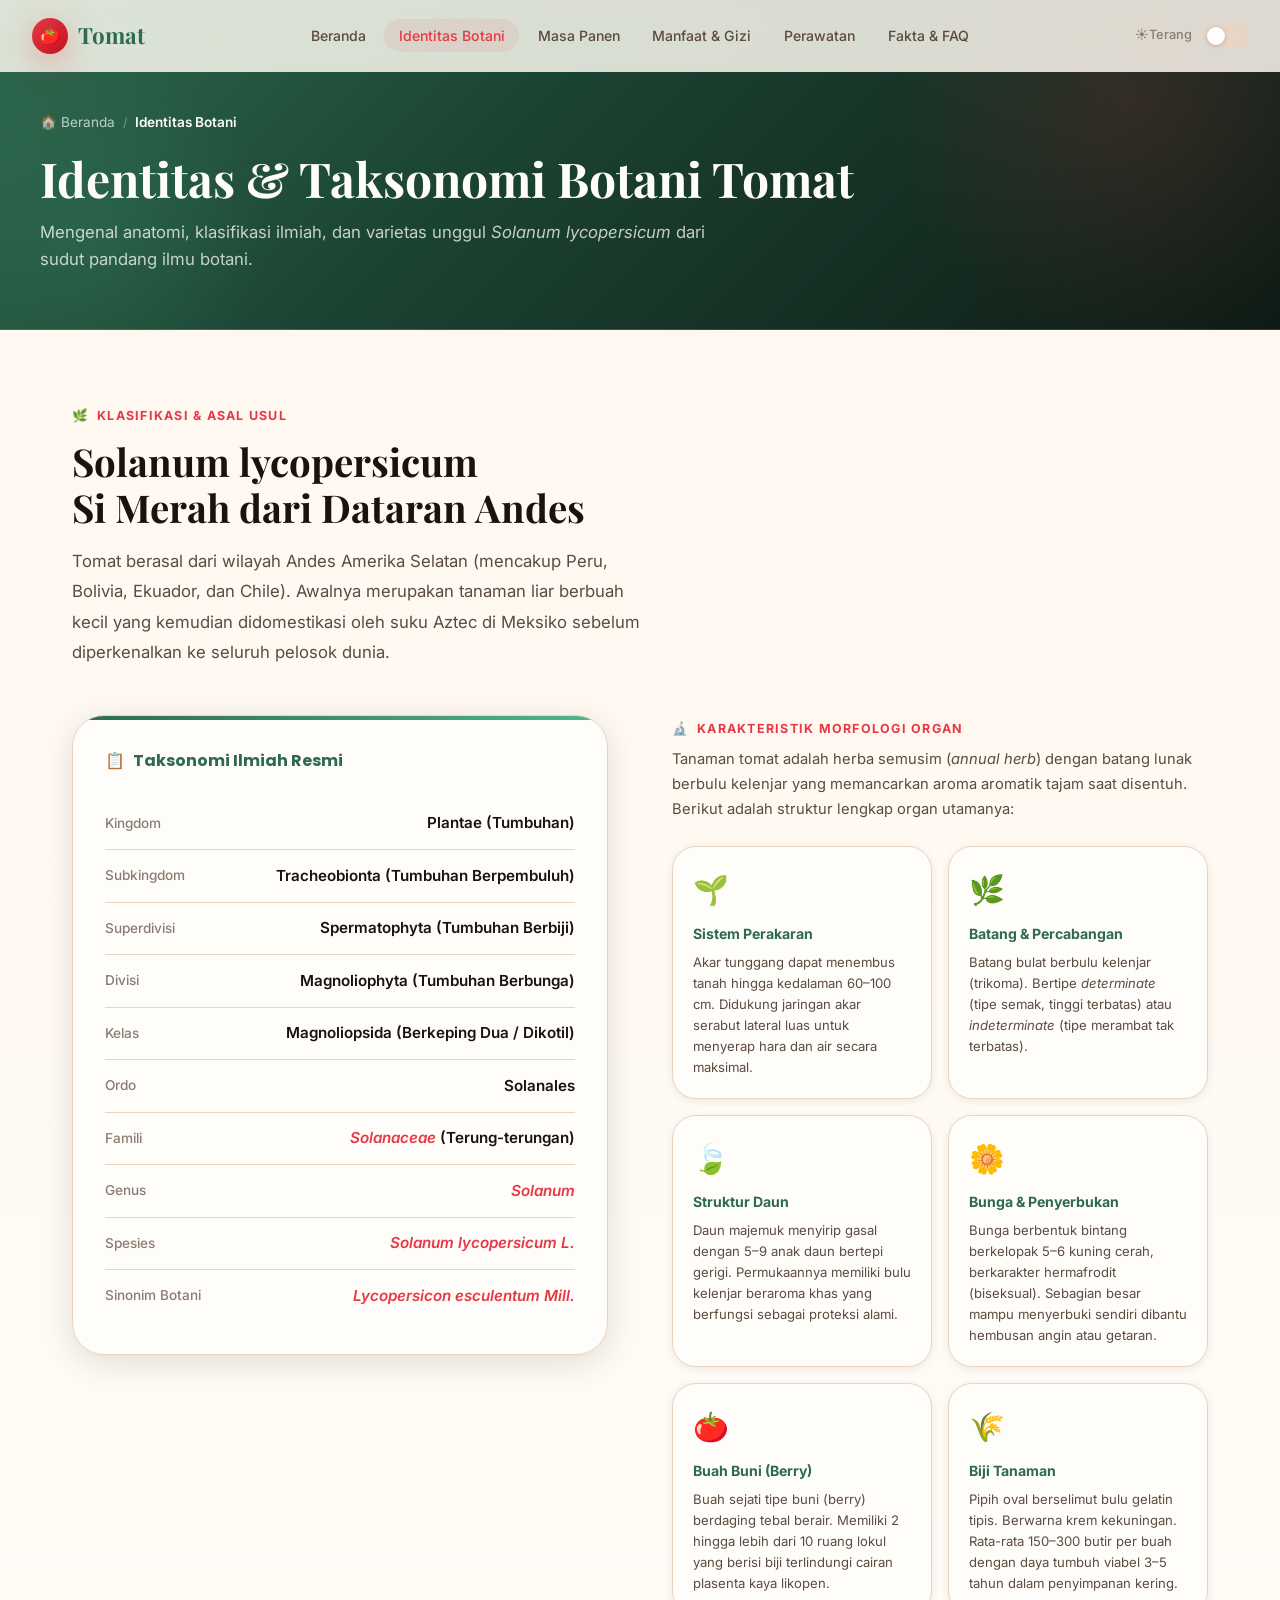
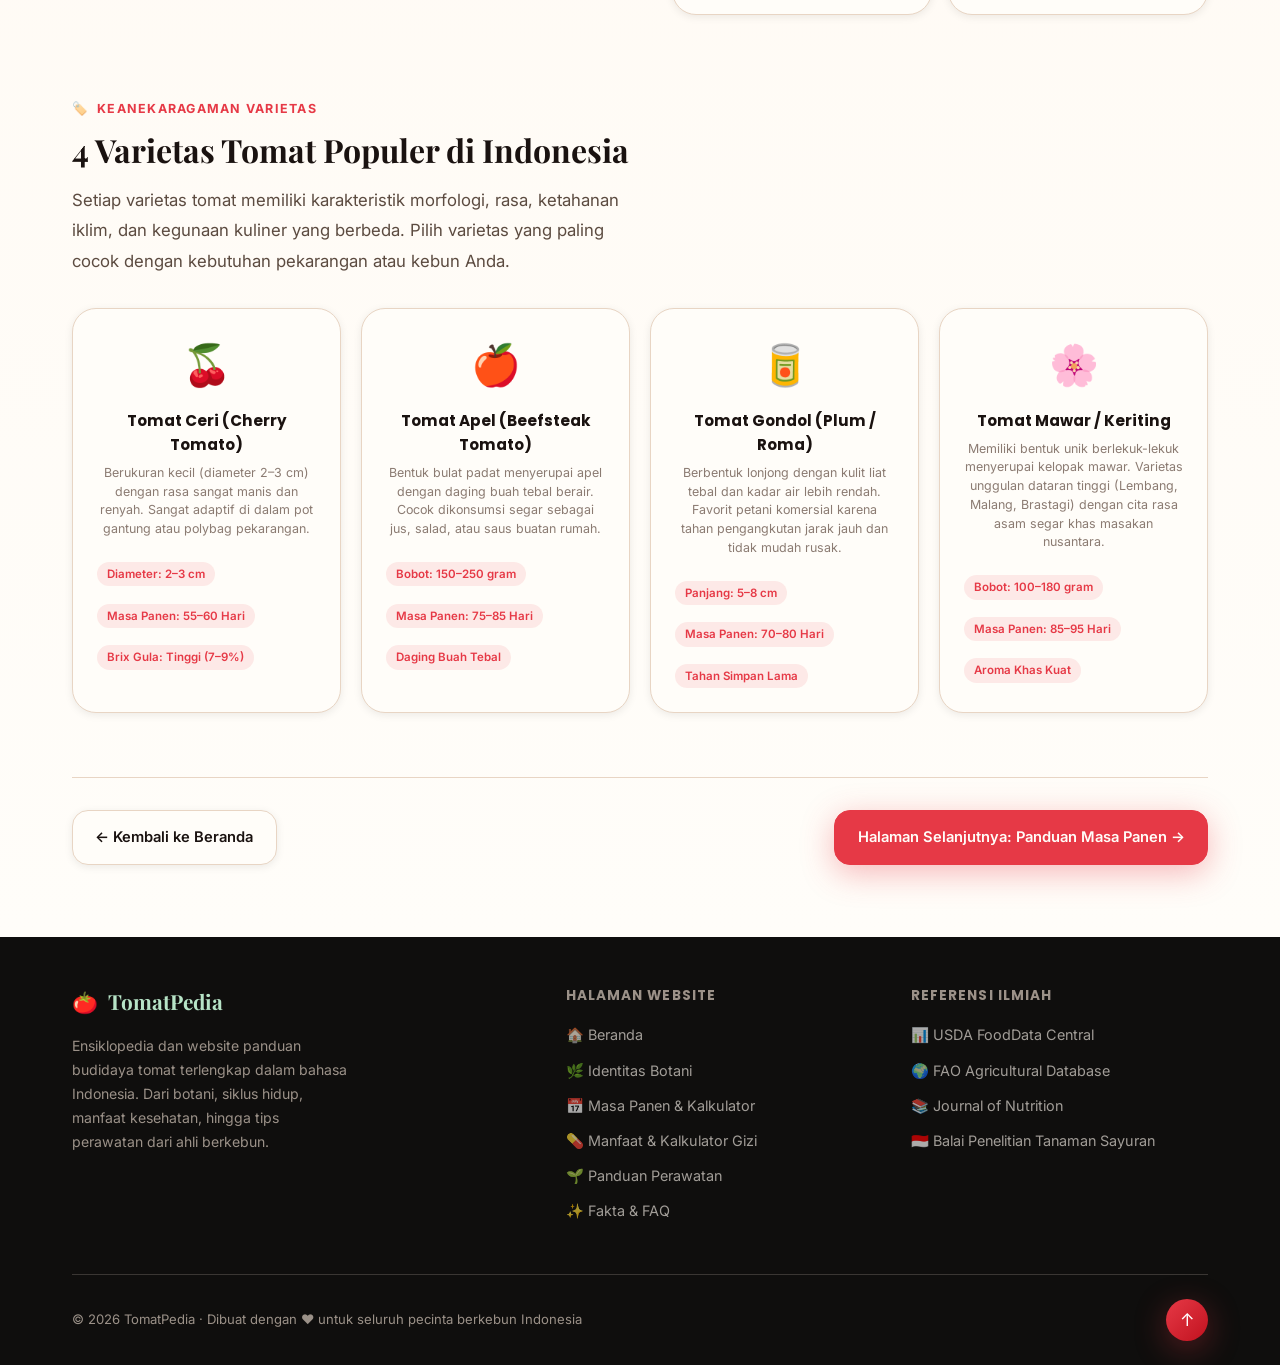
<file: botani.html>
<!DOCTYPE html>
<html lang="id" data-theme="light">
<head>
  <meta charset="UTF-8" />
  <meta name="viewport" content="width=device-width, initial-scale=1.0" />
  <meta name="description" content="Pelajari identitas botani tomat (Solanum lycopersicum): taksonomi ilmiah lengkap, morfologi akar, batang, daun, bunga, buah, biji, serta varietas unggul di Indonesia." />
  <meta name="keywords" content="botani tomat, Solanum lycopersicum, taksonomi tomat, morfologi tanaman tomat, varietas tomat ceri apel gondol" />
  <meta property="og:title" content="Identitas & Karakteristik Botani Tomat — TomatPedia" />
  <meta property="og:description" content="Ensiklopedia botani tanaman tomat: asal-usul, taksonomi ilmiah, struktur organ, dan pilihan varietas unggulan." />
  <meta property="og:type" content="website" />
  <title>Identitas & Karakteristik Botani Tomat — TomatPedia</title>
  <link rel="stylesheet" href="style.css" />
  <link rel="icon" type="image/svg+xml" href="data:image/svg+xml,<svg xmlns='http://www.w3.org/2000/svg' viewBox='0 0 100 100'><text y='.9em' font-size='90'>🌿</text></svg>" />
</head>
<body>

  <!-- Scroll Progress -->
  <div id="scroll-progress" role="progressbar" aria-label="Progress membaca halaman"></div>

  <!-- Navigation -->
  <nav class="navbar" id="navbar" role="navigation" aria-label="Navigasi utama">
    <a href="index.html" class="nav-logo" aria-label="Kembali ke Beranda TomatPedia">
      <div class="nav-logo-icon" aria-hidden="true">🍅</div>
      <span>Tomat</span>
    </a>

    <ul class="nav-links" role="menubar">
      <li role="none"><a href="index.html"      role="menuitem" class="nav-link">Beranda</a></li>
      <li role="none"><a href="botani.html"     role="menuitem" class="nav-link active">Identitas Botani</a></li>
      <li role="none"><a href="panen.html"      role="menuitem" class="nav-link">Masa Panen</a></li>
      <li role="none"><a href="manfaat.html"    role="menuitem" class="nav-link">Manfaat & Gizi</a></li>
      <li role="none"><a href="perawatan.html"  role="menuitem" class="nav-link">Perawatan</a></li>
      <li role="none"><a href="fakta.html"      role="menuitem" class="nav-link">Fakta & FAQ</a></li>
    </ul>

    <div class="nav-actions">
      <span class="theme-label" id="theme-label-text">🌙 Gelap</span>
      <button
        class="theme-toggle"
        id="theme-toggle-btn"
        role="switch"
        aria-checked="false"
        aria-label="Ganti tema gelap/terang"
      ></button>
      <button class="hamburger" id="hamburger-btn" aria-label="Buka menu navigasi" aria-expanded="false" aria-controls="mobile-nav">
        <span></span><span></span><span></span>
      </button>
    </div>
  </nav>

  <!-- Mobile Nav -->
  <div id="mobile-nav" style="
    display:none;
    position:fixed;top:72px;left:0;right:0;z-index:999;
    background:var(--bg-card);
    border-bottom:1px solid var(--border-color);
    padding:1rem;
    box-shadow:var(--shadow-md);
  ">
    <ul style="display:flex;flex-direction:column;gap:0.35rem;">
      <li><a href="index.html"     class="nav-link" onclick="closeMobileNav()" style="display:block;padding:0.75rem 1rem;border-radius:12px;font-weight:600;">🏠 Beranda</a></li>
      <li><a href="botani.html"    class="nav-link active" onclick="closeMobileNav()" style="display:block;padding:0.75rem 1rem;border-radius:12px;font-weight:600;background:rgba(230,57,70,0.1);color:var(--tomato-red);">🌿 Identitas Botani</a></li>
      <li><a href="panen.html"     class="nav-link" onclick="closeMobileNav()" style="display:block;padding:0.75rem 1rem;border-radius:12px;font-weight:600;">📅 Masa Panen & Kalkulator</a></li>
      <li><a href="manfaat.html"   class="nav-link" onclick="closeMobileNav()" style="display:block;padding:0.75rem 1rem;border-radius:12px;font-weight:600;">💊 Manfaat & Kalkulator Gizi</a></li>
      <li><a href="perawatan.html" class="nav-link" onclick="closeMobileNav()" style="display:block;padding:0.75rem 1rem;border-radius:12px;font-weight:600;">🌱 Panduan Perawatan</a></li>
      <li><a href="fakta.html"     class="nav-link" onclick="closeMobileNav()" style="display:block;padding:0.75rem 1rem;border-radius:12px;font-weight:600;">✨ Fakta & FAQ</a></li>
    </ul>
  </div>

  <main>
    <!-- Page Hero Banner -->
    <header class="page-hero">
      <div class="page-hero-container">
        <nav class="breadcrumb" aria-label="Breadcrumb">
          <a href="index.html">🏠 Beranda</a>
          <span class="breadcrumb-sep">/</span>
          <span class="breadcrumb-current">Identitas Botani</span>
        </nav>
        <h1 class="page-hero-title">Identitas & Taksonomi Botani Tomat</h1>
        <p class="page-hero-subtitle">
          Mengenal anatomi, klasifikasi ilmiah, dan varietas unggul <em>Solanum lycopersicum</em> dari sudut pandang ilmu botani.
        </p>
      </div>
    </header>

    <!-- Main Botanical Content -->
    <section class="botani-section" style="padding: 4.5rem 0;">
      <div class="container">
        <div class="reveal">
          <p class="section-label"><span>🌿</span> Klasifikasi & Asal Usul</p>
          <h2 class="section-title">Solanum lycopersicum<br />Si Merah dari Dataran Andes</h2>
          <p class="section-desc">
            Tomat berasal dari wilayah Andes Amerika Selatan (mencakup Peru, Bolivia, Ekuador, dan Chile).
            Awalnya merupakan tanaman liar berbuah kecil yang kemudian didomestikasi oleh suku Aztec di Meksiko
            sebelum diperkenalkan ke seluruh pelosok dunia.
          </p>
        </div>

        <div class="botani-grid">
          <!-- Taksonomi Ilmiah -->
          <div class="taxonomy-card reveal" id="taxonomy-card">
            <h3 class="taxonomy-title">
              <span>📋</span> Taksonomi Ilmiah Resmi
            </h3>
            <div class="taxonomy-row">
              <span class="taxonomy-key">Kingdom</span>
              <span class="taxonomy-val">Plantae (Tumbuhan)</span>
            </div>
            <div class="taxonomy-row">
              <span class="taxonomy-key">Subkingdom</span>
              <span class="taxonomy-val">Tracheobionta (Tumbuhan Berpembuluh)</span>
            </div>
            <div class="taxonomy-row">
              <span class="taxonomy-key">Superdivisi</span>
              <span class="taxonomy-val">Spermatophyta (Tumbuhan Berbiji)</span>
            </div>
            <div class="taxonomy-row">
              <span class="taxonomy-key">Divisi</span>
              <span class="taxonomy-val">Magnoliophyta (Tumbuhan Berbunga)</span>
            </div>
            <div class="taxonomy-row">
              <span class="taxonomy-key">Kelas</span>
              <span class="taxonomy-val">Magnoliopsida (Berkeping Dua / Dikotil)</span>
            </div>
            <div class="taxonomy-row">
              <span class="taxonomy-key">Ordo</span>
              <span class="taxonomy-val">Solanales</span>
            </div>
            <div class="taxonomy-row">
              <span class="taxonomy-key">Famili</span>
              <span class="taxonomy-val"><em>Solanaceae</em> (Terung-terungan)</span>
            </div>
            <div class="taxonomy-row">
              <span class="taxonomy-key">Genus</span>
              <span class="taxonomy-val"><em>Solanum</em></span>
            </div>
            <div class="taxonomy-row">
              <span class="taxonomy-key">Spesies</span>
              <span class="taxonomy-val"><em>Solanum lycopersicum L.</em></span>
            </div>
            <div class="taxonomy-row">
              <span class="taxonomy-key">Sinonim Botani</span>
              <span class="taxonomy-val"><em>Lycopersicon esculentum Mill.</em></span>
            </div>
          </div>

          <!-- Karakteristik Morfologi -->
          <div class="reveal" style="display:flex;flex-direction:column;gap:1.5rem;">
            <div>
              <p class="section-label" style="margin-bottom:0.5rem;"><span>🔬</span> Karakteristik Morfologi Organ</p>
              <p style="font-size:0.92rem;color:var(--txt-secondary);line-height:1.7;">
                Tanaman tomat adalah herba semusim (<em>annual herb</em>) dengan batang lunak berbulu kelenjar
                yang memancarkan aroma aromatik tajam saat disentuh. Berikut adalah struktur lengkap organ utamanya:
              </p>
            </div>
            <div class="morph-grid">
              <div class="morph-card">
                <div class="morph-icon">🌱</div>
                <h4>Sistem Perakaran</h4>
                <p>Akar tunggang dapat menembus tanah hingga kedalaman 60–100 cm. Didukung jaringan akar serabut lateral luas untuk menyerap hara dan air secara maksimal.</p>
              </div>
              <div class="morph-card">
                <div class="morph-icon">🌿</div>
                <h4>Batang & Percabangan</h4>
                <p>Batang bulat berbulu kelenjar (trikoma). Bertipe <em>determinate</em> (tipe semak, tinggi terbatas) atau <em>indeterminate</em> (tipe merambat tak terbatas).</p>
              </div>
              <div class="morph-card">
                <div class="morph-icon">🍃</div>
                <h4>Struktur Daun</h4>
                <p>Daun majemuk menyirip gasal dengan 5–9 anak daun bertepi gerigi. Permukaannya memiliki bulu kelenjar beraroma khas yang berfungsi sebagai proteksi alami.</p>
              </div>
              <div class="morph-card">
                <div class="morph-icon">🌼</div>
                <h4>Bunga & Penyerbukan</h4>
                <p>Bunga berbentuk bintang berkelopak 5–6 kuning cerah, berkarakter hermafrodit (biseksual). Sebagian besar mampu menyerbuki sendiri dibantu hembusan angin atau getaran.</p>
              </div>
              <div class="morph-card">
                <div class="morph-icon">🍅</div>
                <h4>Buah Buni (Berry)</h4>
                <p>Buah sejati tipe buni (berry) berdaging tebal berair. Memiliki 2 hingga lebih dari 10 ruang lokul yang berisi biji terlindungi cairan plasenta kaya likopen.</p>
              </div>
              <div class="morph-card">
                <div class="morph-icon">🌾</div>
                <h4>Biji Tanaman</h4>
                <p>Pipih oval berselimut bulu gelatin tipis. Berwarna krem kekuningan. Rata-rata 150–300 butir per buah dengan daya tumbuh viabel 3–5 tahun dalam penyimpanan kering.</p>
              </div>
            </div>
          </div>
        </div>

        <!-- Varietas Populer -->
        <div class="varietas-section reveal" style="margin-top: 5rem;">
          <p class="section-label"><span>🏷️</span> Keanekaragaman Varietas</p>
          <h2 class="section-title" style="font-size:2rem;">4 Varietas Tomat Populer di Indonesia</h2>
          <p class="section-desc">
            Setiap varietas tomat memiliki karakteristik morfologi, rasa, ketahanan iklim, dan kegunaan kuliner yang berbeda.
            Pilih varietas yang paling cocok dengan kebutuhan pekarangan atau kebun Anda.
          </p>

          <div class="varietas-grid">
            <div class="varietas-card">
              <div class="varietas-emoji">🍒</div>
              <div class="varietas-name">Tomat Ceri (Cherry Tomato)</div>
              <div class="varietas-desc">
                Berukuran kecil (diameter 2–3 cm) dengan rasa sangat manis dan renyah. Sangat adaptif di dalam pot gantung atau polybag pekarangan.
              </div>
              <div style="display:flex;gap:6px;flex-wrap:wrap;margin-top:0.75rem;">
                <span class="varietas-tag">Diameter: 2–3 cm</span>
                <span class="varietas-tag">Masa Panen: 55–60 Hari</span>
                <span class="varietas-tag">Brix Gula: Tinggi (7–9%)</span>
              </div>
            </div>

            <div class="varietas-card">
              <div class="varietas-emoji">🍎</div>
              <div class="varietas-name">Tomat Apel (Beefsteak Tomato)</div>
              <div class="varietas-desc">
                Bentuk bulat padat menyerupai apel dengan daging buah tebal berair. Cocok dikonsumsi segar sebagai jus, salad, atau saus buatan rumah.
              </div>
              <div style="display:flex;gap:6px;flex-wrap:wrap;margin-top:0.75rem;">
                <span class="varietas-tag">Bobot: 150–250 gram</span>
                <span class="varietas-tag">Masa Panen: 75–85 Hari</span>
                <span class="varietas-tag">Daging Buah Tebal</span>
              </div>
            </div>

            <div class="varietas-card">
              <div class="varietas-emoji">🥫</div>
              <div class="varietas-name">Tomat Gondol (Plum / Roma)</div>
              <div class="varietas-desc">
                Berbentuk lonjong dengan kulit liat tebal dan kadar air lebih rendah. Favorit petani komersial karena tahan pengangkutan jarak jauh dan tidak mudah rusak.
              </div>
              <div style="display:flex;gap:6px;flex-wrap:wrap;margin-top:0.75rem;">
                <span class="varietas-tag">Panjang: 5–8 cm</span>
                <span class="varietas-tag">Masa Panen: 70–80 Hari</span>
                <span class="varietas-tag">Tahan Simpan Lama</span>
              </div>
            </div>

            <div class="varietas-card">
              <div class="varietas-emoji">🌸</div>
              <div class="varietas-name">Tomat Mawar / Keriting</div>
              <div class="varietas-desc">
                Memiliki bentuk unik berlekuk-lekuk menyerupai kelopak mawar. Varietas unggulan dataran tinggi (Lembang, Malang, Brastagi) dengan cita rasa asam segar khas masakan nusantara.
              </div>
              <div style="display:flex;gap:6px;flex-wrap:wrap;margin-top:0.75rem;">
                <span class="varietas-tag">Bobot: 100–180 gram</span>
                <span class="varietas-tag">Masa Panen: 85–95 Hari</span>
                <span class="varietas-tag">Aroma Khas Kuat</span>
              </div>
            </div>
          </div>
        </div>

        <!-- Next / Previous Page Navigation -->
        <div class="page-nav-bar reveal">
          <a href="index.html" class="page-nav-link">
            ← Kembali ke Beranda
          </a>
          <a href="panen.html" class="page-nav-link next">
            Halaman Selanjutnya: Panduan Masa Panen →
          </a>
        </div>
      </div>
    </section>
  </main>

  <!-- Footer -->
  <footer class="footer" role="contentinfo">
    <div class="container">
      <div class="footer-content">
        <div>
          <div class="footer-brand">
            <span>🍅</span> TomatPedia
          </div>
          <p class="footer-tagline">
            Ensiklopedia dan website panduan budidaya tomat terlengkap dalam bahasa Indonesia.
            Dari botani, siklus hidup, manfaat kesehatan, hingga tips perawatan dari ahli berkebun.
          </p>
        </div>
        <div>
          <h4 class="footer-heading">Halaman Website</h4>
          <ul class="footer-links">
            <li><a href="index.html">🏠 Beranda</a></li>
            <li><a href="botani.html">🌿 Identitas Botani</a></li>
            <li><a href="panen.html">📅 Masa Panen & Kalkulator</a></li>
            <li><a href="manfaat.html">💊 Manfaat & Kalkulator Gizi</a></li>
            <li><a href="perawatan.html">🌱 Panduan Perawatan</a></li>
            <li><a href="fakta.html">✨ Fakta & FAQ</a></li>
          </ul>
        </div>
        <div>
          <h4 class="footer-heading">Referensi Ilmiah</h4>
          <ul class="footer-links">
            <li><a href="https://fdc.nal.usda.gov/" target="_blank" rel="noopener">📊 USDA FoodData Central</a></li>
            <li><a href="https://www.fao.org/" target="_blank" rel="noopener">🌍 FAO Agricultural Database</a></li>
            <li><a href="https://academic.oup.com/jn" target="_blank" rel="noopener">📚 Journal of Nutrition</a></li>
            <li><a href="https://balitsa.litbang.pertanian.go.id/" target="_blank" rel="noopener">🇮🇩 Balai Penelitian Tanaman Sayuran</a></li>
          </ul>
        </div>
      </div>

      <div class="footer-divider"></div>

      <div class="footer-bottom">
        <p class="footer-copy">
          © 2026 TomatPedia · Dibuat dengan ❤️ untuk seluruh pecinta berkebun Indonesia
        </p>
        <button class="btn-top" onclick="window.scrollTo({top:0, behavior:'smooth'})" aria-label="Kembali ke atas">↑</button>
      </div>
    </div>
  </footer>

  <script src="script.js"></script>
</body>
</html>
</file>
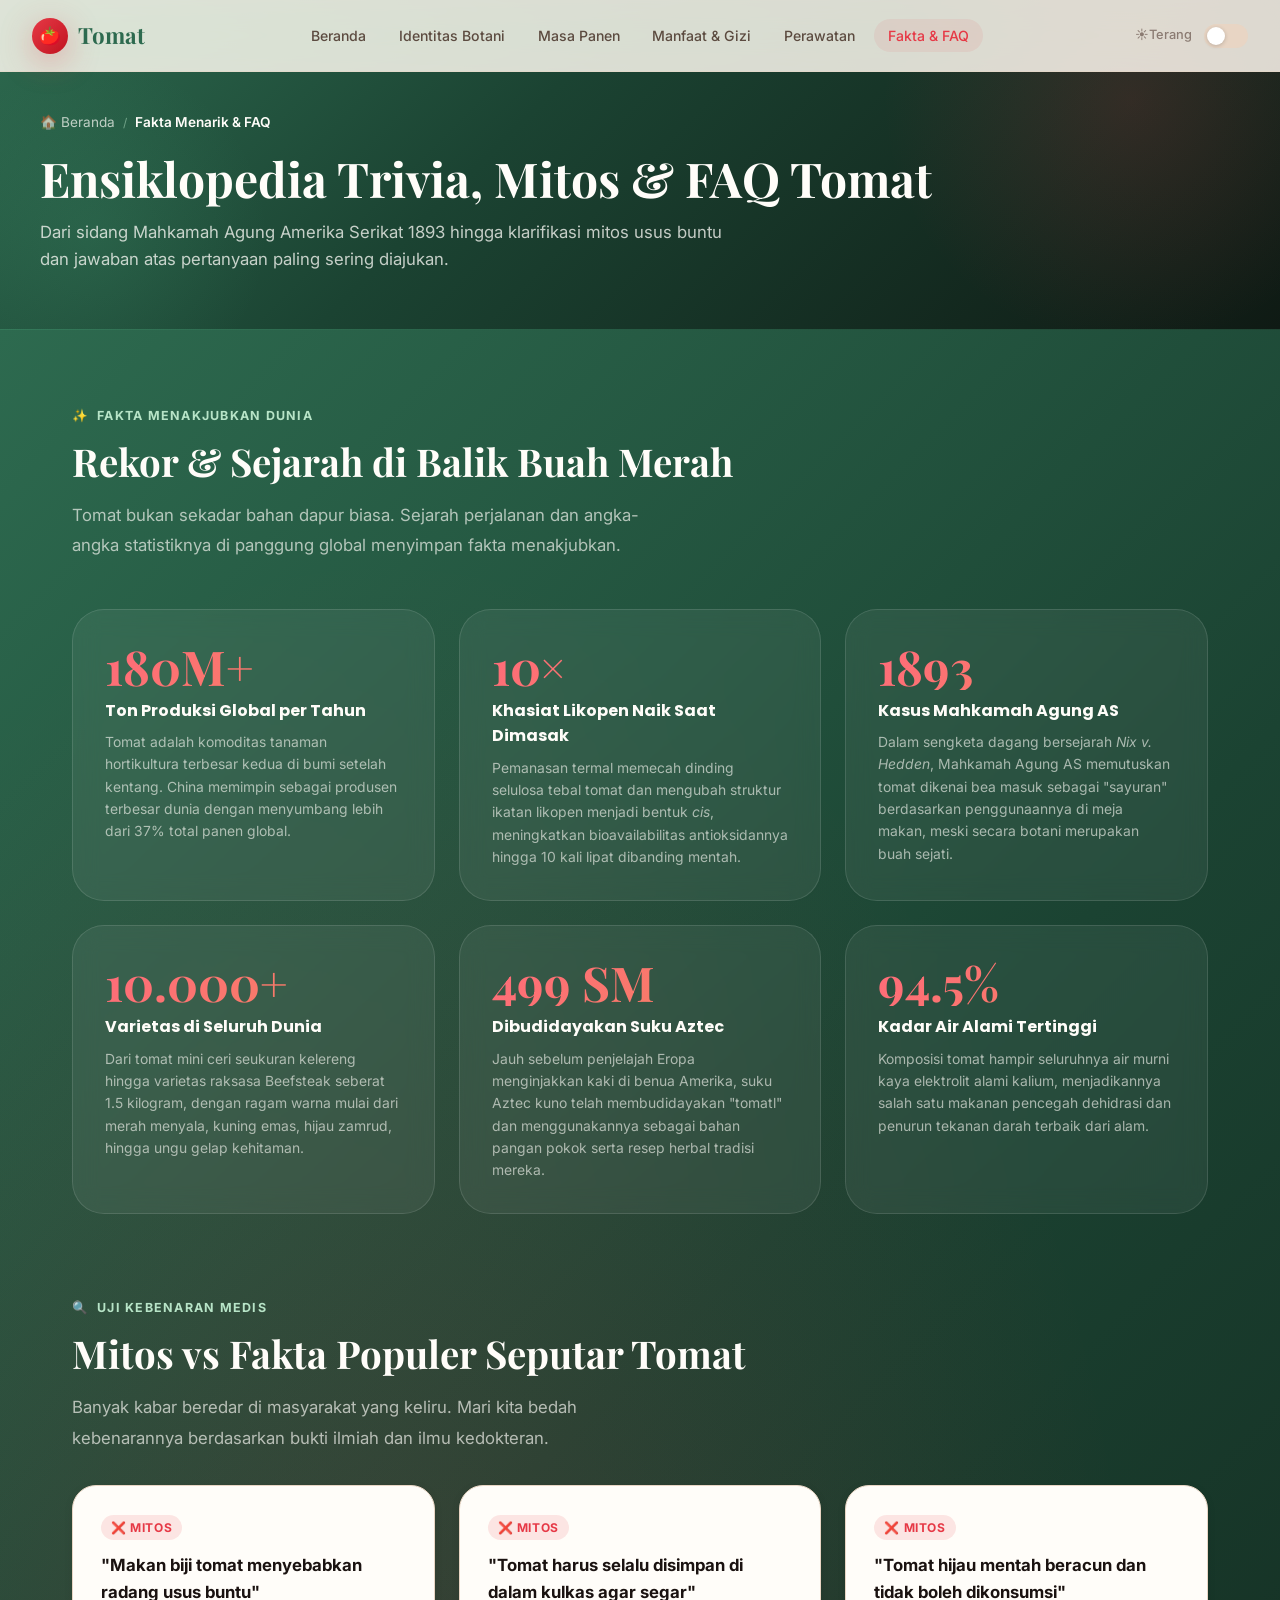
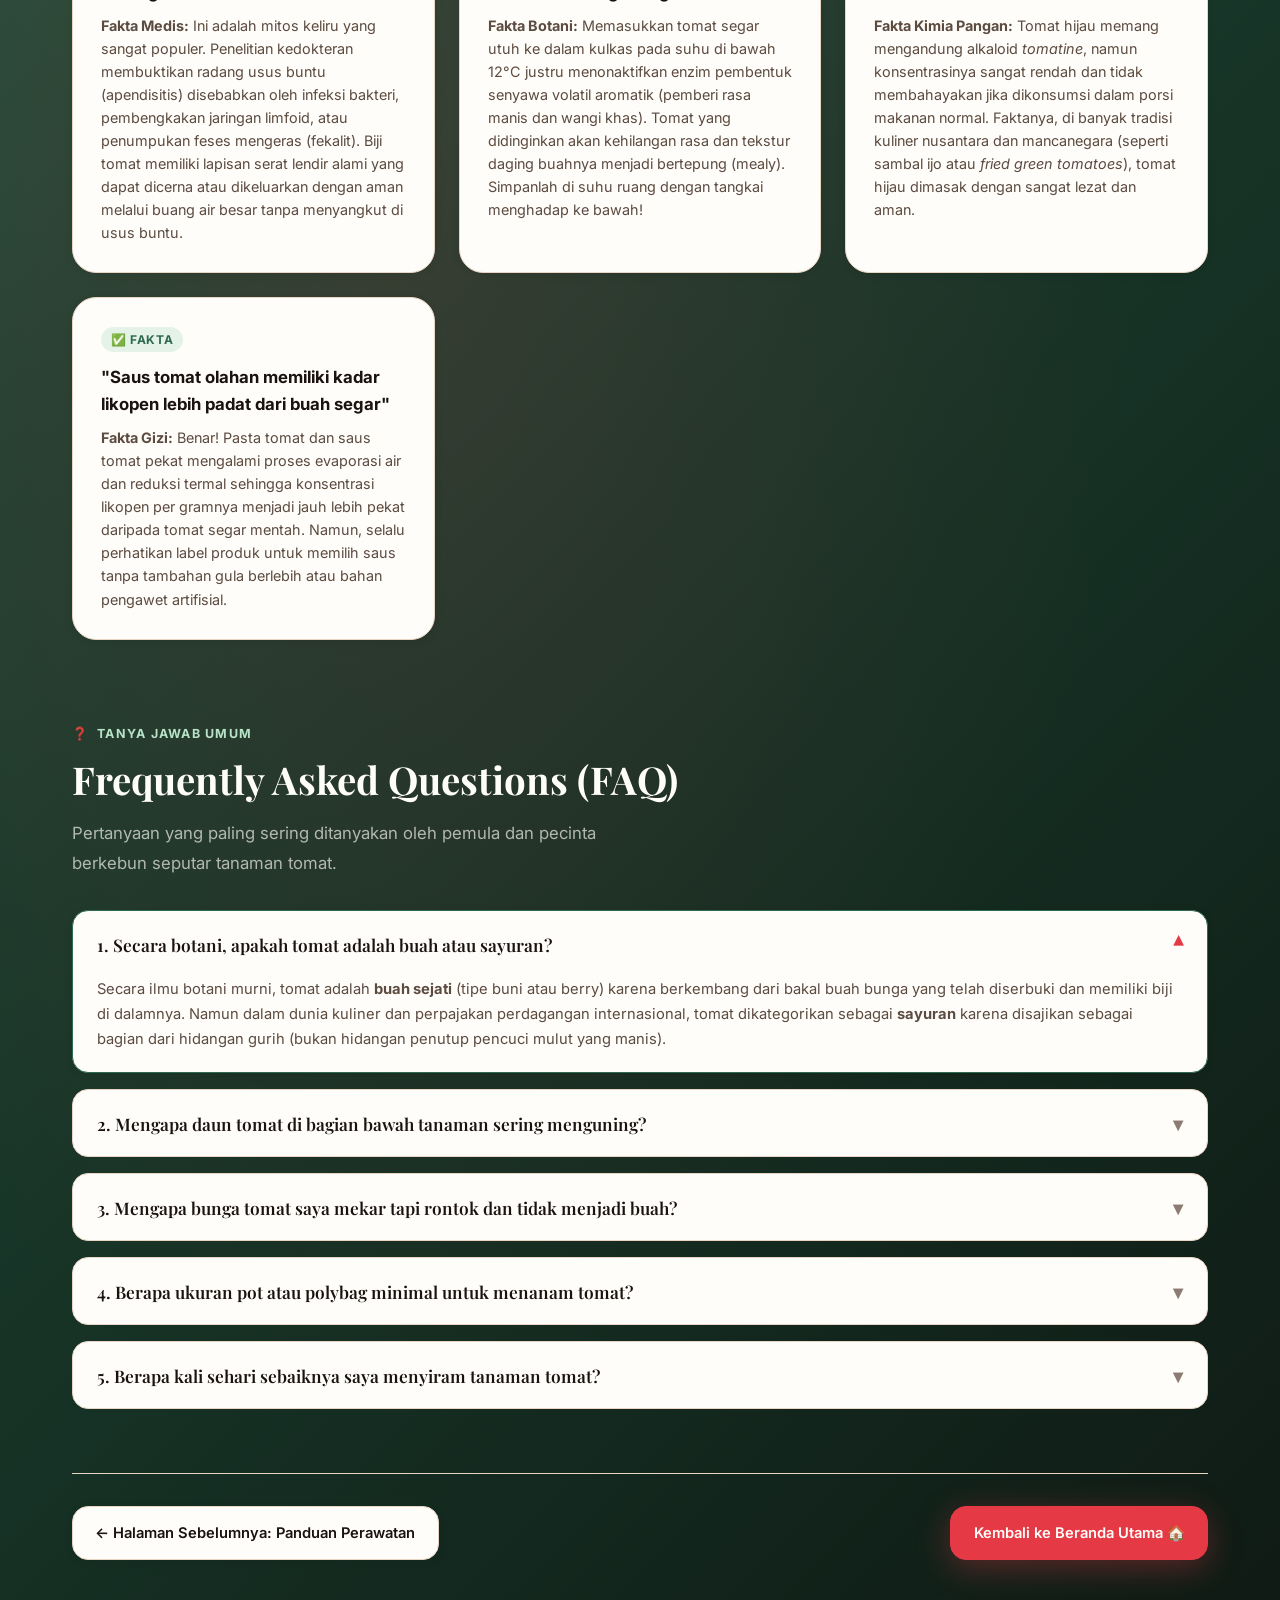
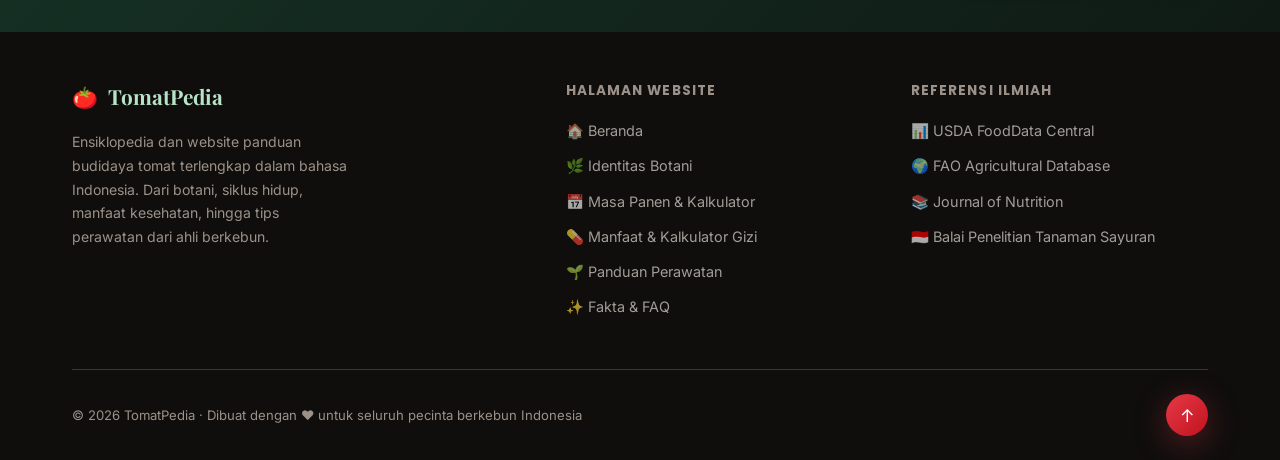
<file: fakta.html>
<!DOCTYPE html>
<html lang="id" data-theme="light">
<head>
  <meta charset="UTF-8" />
  <meta name="viewport" content="width=device-width, initial-scale=1.0" />
  <meta name="description" content="Koleksi fakta unik dunia, sejarah suku Aztec, putusan Mahkamah Agung AS 1893, pemecahan mitos vs fakta ilmiah, dan tanya jawab (FAQ) seputar tanaman tomat." />
  <meta name="keywords" content="fakta unik tomat, sejarah tomat, mitos biji tomat usus buntu, tomat buah atau sayur, FAQ budidaya tomat" />
  <meta property="og:title" content="Fakta Unik, Mitos & FAQ Seputar Tomat — TomatPedia" />
  <meta property="og:description" content="Hal-hal mengejutkan tentang tomat yang jarang diketahui: rekor produksi dunia, mitos vs fakta kedokteran, dan tanya jawab umum." />
  <meta property="og:type" content="website" />
  <title>Fakta Menarik, Mitos & FAQ Tomat — TomatPedia</title>
  <link rel="stylesheet" href="style.css" />
  <link rel="icon" type="image/svg+xml" href="data:image/svg+xml,<svg xmlns='http://www.w3.org/2000/svg' viewBox='0 0 100 100'><text y='.9em' font-size='90'>✨</text></svg>" />
</head>
<body>

  <!-- Scroll Progress -->
  <div id="scroll-progress" role="progressbar" aria-label="Progress membaca halaman"></div>

  <!-- Navigation -->
  <nav class="navbar" id="navbar" role="navigation" aria-label="Navigasi utama">
    <a href="index.html" class="nav-logo" aria-label="Kembali ke Beranda TomatPedia">
      <div class="nav-logo-icon" aria-hidden="true">🍅</div>
      <span>Tomat</span>
    </a>

    <ul class="nav-links" role="menubar">
      <li role="none"><a href="index.html"      role="menuitem" class="nav-link">Beranda</a></li>
      <li role="none"><a href="botani.html"     role="menuitem" class="nav-link">Identitas Botani</a></li>
      <li role="none"><a href="panen.html"      role="menuitem" class="nav-link">Masa Panen</a></li>
      <li role="none"><a href="manfaat.html"    role="menuitem" class="nav-link">Manfaat & Gizi</a></li>
      <li role="none"><a href="perawatan.html"  role="menuitem" class="nav-link">Perawatan</a></li>
      <li role="none"><a href="fakta.html"      role="menuitem" class="nav-link active">Fakta & FAQ</a></li>
    </ul>

    <div class="nav-actions">
      <span class="theme-label" id="theme-label-text">🌙 Gelap</span>
      <button
        class="theme-toggle"
        id="theme-toggle-btn"
        role="switch"
        aria-checked="false"
        aria-label="Ganti tema gelap/terang"
      ></button>
      <button class="hamburger" id="hamburger-btn" aria-label="Buka menu navigasi" aria-expanded="false" aria-controls="mobile-nav">
        <span></span><span></span><span></span>
      </button>
    </div>
  </nav>

  <!-- Mobile Nav -->
  <div id="mobile-nav" style="
    display:none;
    position:fixed;top:72px;left:0;right:0;z-index:999;
    background:var(--bg-card);
    border-bottom:1px solid var(--border-color);
    padding:1rem;
    box-shadow:var(--shadow-md);
  ">
    <ul style="display:flex;flex-direction:column;gap:0.35rem;">
      <li><a href="index.html"     class="nav-link" onclick="closeMobileNav()" style="display:block;padding:0.75rem 1rem;border-radius:12px;font-weight:600;">🏠 Beranda</a></li>
      <li><a href="botani.html"    class="nav-link" onclick="closeMobileNav()" style="display:block;padding:0.75rem 1rem;border-radius:12px;font-weight:600;">🌿 Identitas Botani</a></li>
      <li><a href="panen.html"     class="nav-link" onclick="closeMobileNav()" style="display:block;padding:0.75rem 1rem;border-radius:12px;font-weight:600;">📅 Masa Panen & Kalkulator</a></li>
      <li><a href="manfaat.html"   class="nav-link" onclick="closeMobileNav()" style="display:block;padding:0.75rem 1rem;border-radius:12px;font-weight:600;">💊 Manfaat & Kalkulator Gizi</a></li>
      <li><a href="perawatan.html" class="nav-link" onclick="closeMobileNav()" style="display:block;padding:0.75rem 1rem;border-radius:12px;font-weight:600;">🌱 Panduan Perawatan</a></li>
      <li><a href="fakta.html"     class="nav-link active" onclick="closeMobileNav()" style="display:block;padding:0.75rem 1rem;border-radius:12px;font-weight:600;background:rgba(230,57,70,0.1);color:var(--tomato-red);">✨ Fakta & FAQ</a></li>
    </ul>
  </div>

  <main>
    <!-- Page Hero Banner -->
    <header class="page-hero">
      <div class="page-hero-container">
        <nav class="breadcrumb" aria-label="Breadcrumb">
          <a href="index.html">🏠 Beranda</a>
          <span class="breadcrumb-sep">/</span>
          <span class="breadcrumb-current">Fakta Menarik & FAQ</span>
        </nav>
        <h1 class="page-hero-title">Ensiklopedia Trivia, Mitos & FAQ Tomat</h1>
        <p class="page-hero-subtitle">
          Dari sidang Mahkamah Agung Amerika Serikat 1893 hingga klarifikasi mitos usus buntu dan jawaban atas pertanyaan paling sering diajukan.
        </p>
      </div>
    </header>

    <!-- Main Content -->
    <section class="fakta-section" style="padding: 4.5rem 0;">
      <div class="container">
        <!-- 6 Fakta Menakjubkan -->
        <div class="reveal">
          <p class="section-label"><span>✨</span> Fakta Menakjubkan Dunia</p>
          <h2 class="section-title">Rekor & Sejarah di Balik Buah Merah</h2>
          <p class="section-desc">
            Tomat bukan sekadar bahan dapur biasa. Sejarah perjalanan dan angka-angka statistiknya di panggung global menyimpan fakta menakjubkan.
          </p>
        </div>

        <div class="fakta-grid">
          <div class="fakta-card reveal">
            <div class="fakta-num">180M+</div>
            <h3>Ton Produksi Global per Tahun</h3>
            <p>Tomat adalah komoditas tanaman hortikultura terbesar kedua di bumi setelah kentang. China memimpin sebagai produsen terbesar dunia dengan menyumbang lebih dari 37% total panen global.</p>
          </div>

          <div class="fakta-card reveal">
            <div class="fakta-num">10×</div>
            <h3>Khasiat Likopen Naik Saat Dimasak</h3>
            <p>Pemanasan termal memecah dinding selulosa tebal tomat dan mengubah struktur ikatan likopen menjadi bentuk <em>cis</em>, meningkatkan bioavailabilitas antioksidannya hingga 10 kali lipat dibanding mentah.</p>
          </div>

          <div class="fakta-card reveal">
            <div class="fakta-num">1893</div>
            <h3>Kasus Mahkamah Agung AS</h3>
            <p>Dalam sengketa dagang bersejarah <em>Nix v. Hedden</em>, Mahkamah Agung AS memutuskan tomat dikenai bea masuk sebagai "sayuran" berdasarkan penggunaannya di meja makan, meski secara botani merupakan buah sejati.</p>
          </div>

          <div class="fakta-card reveal">
            <div class="fakta-num">10.000+</div>
            <h3>Varietas di Seluruh Dunia</h3>
            <p>Dari tomat mini ceri seukuran kelereng hingga varietas raksasa Beefsteak seberat 1.5 kilogram, dengan ragam warna mulai dari merah menyala, kuning emas, hijau zamrud, hingga ungu gelap kehitaman.</p>
          </div>

          <div class="fakta-card reveal">
            <div class="fakta-num">499 SM</div>
            <h3>Dibudidayakan Suku Aztec</h3>
            <p>Jauh sebelum penjelajah Eropa menginjakkan kaki di benua Amerika, suku Aztec kuno telah membudidayakan "tomatl" dan menggunakannya sebagai bahan pangan pokok serta resep herbal tradisi mereka.</p>
          </div>

          <div class="fakta-card reveal">
            <div class="fakta-num">94.5%</div>
            <h3>Kadar Air Alami Tertinggi</h3>
            <p>Komposisi tomat hampir seluruhnya air murni kaya elektrolit alami kalium, menjadikannya salah satu makanan pencegah dehidrasi dan penurun tekanan darah terbaik dari alam.</p>
          </div>
        </div>

        <!-- Mitos vs Fakta Ilmiah -->
        <div class="reveal" style="margin-top: 5rem;">
          <p class="section-label"><span>🔍</span> Uji Kebenaran Medis</p>
          <h2 class="section-title">Mitos vs Fakta Populer Seputar Tomat</h2>
          <p class="section-desc">
            Banyak kabar beredar di masyarakat yang keliru. Mari kita bedah kebenarannya berdasarkan bukti ilmiah dan ilmu kedokteran.
          </p>

          <div class="myth-grid">
            <!-- Card 1 -->
            <div class="myth-card">
              <span class="myth-badge myth">❌ Mitos</span>
              <h3 class="myth-title">"Makan biji tomat menyebabkan radang usus buntu"</h3>
              <p class="myth-body">
                <strong>Fakta Medis:</strong> Ini adalah mitos keliru yang sangat populer. Penelitian kedokteran membuktikan radang usus buntu (apendisitis) disebabkan oleh infeksi bakteri, pembengkakan jaringan limfoid, atau penumpukan feses mengeras (fekalit). Biji tomat memiliki lapisan serat lendir alami yang dapat dicerna atau dikeluarkan dengan aman melalui buang air besar tanpa menyangkut di usus buntu.
              </p>
            </div>

            <!-- Card 2 -->
            <div class="myth-card">
              <span class="myth-badge myth">❌ Mitos</span>
              <h3 class="myth-title">"Tomat harus selalu disimpan di dalam kulkas agar segar"</h3>
              <p class="myth-body">
                <strong>Fakta Botani:</strong> Memasukkan tomat segar utuh ke dalam kulkas pada suhu di bawah 12°C justru menonaktifkan enzim pembentuk senyawa volatil aromatik (pemberi rasa manis dan wangi khas). Tomat yang didinginkan akan kehilangan rasa dan tekstur daging buahnya menjadi bertepung (mealy). Simpanlah di suhu ruang dengan tangkai menghadap ke bawah!
              </p>
            </div>

            <!-- Card 3 -->
            <div class="myth-card">
              <span class="myth-badge myth">❌ Mitos</span>
              <h3 class="myth-title">"Tomat hijau mentah beracun dan tidak boleh dikonsumsi"</h3>
              <p class="myth-body">
                <strong>Fakta Kimia Pangan:</strong> Tomat hijau memang mengandung alkaloid <em>tomatine</em>, namun konsentrasinya sangat rendah dan tidak membahayakan jika dikonsumsi dalam porsi makanan normal. Faktanya, di banyak tradisi kuliner nusantara dan mancanegara (seperti sambal ijo atau <em>fried green tomatoes</em>), tomat hijau dimasak dengan sangat lezat dan aman.
              </p>
            </div>

            <!-- Card 4 -->
            <div class="myth-card">
              <span class="myth-badge fact">✅ Fakta</span>
              <h3 class="myth-title">"Saus tomat olahan memiliki kadar likopen lebih padat dari buah segar"</h3>
              <p class="myth-body">
                <strong>Fakta Gizi:</strong> Benar! Pasta tomat dan saus tomat pekat mengalami proses evaporasi air dan reduksi termal sehingga konsentrasi likopen per gramnya menjadi jauh lebih pekat daripada tomat segar mentah. Namun, selalu perhatikan label produk untuk memilih saus tanpa tambahan gula berlebih atau bahan pengawet artifisial.
              </p>
            </div>
          </div>
        </div>

        <!-- FAQ Accordion -->
        <div class="reveal" style="margin-top: 5rem;">
          <p class="section-label"><span>❓</span> Tanya Jawab Umum</p>
          <h2 class="section-title">Frequently Asked Questions (FAQ)</h2>
          <p class="section-desc">
            Pertanyaan yang paling sering ditanyakan oleh pemula dan pecinta berkebun seputar tanaman tomat.
          </p>

          <div class="faq-accordion" id="faq-list">
            <div class="faq-item active">
              <button class="faq-question" type="button" aria-expanded="true">
                <span>1. Secara botani, apakah tomat adalah buah atau sayuran?</span>
                <span class="faq-icon">▾</span>
              </button>
              <div class="faq-answer">
                Secara ilmu botani murni, tomat adalah <strong>buah sejati</strong> (tipe buni atau berry) karena berkembang dari bakal buah bunga yang telah diserbuki dan memiliki biji di dalamnya. Namun dalam dunia kuliner dan perpajakan perdagangan internasional, tomat dikategorikan sebagai <strong>sayuran</strong> karena disajikan sebagai bagian dari hidangan gurih (bukan hidangan penutup pencuci mulut yang manis).
              </div>
            </div>

            <div class="faq-item">
              <button class="faq-question" type="button" aria-expanded="false">
                <span>2. Mengapa daun tomat di bagian bawah tanaman sering menguning?</span>
                <span class="faq-icon">▾</span>
              </button>
              <div class="faq-answer">
                Penyebab paling umum adalah: (1) Penuaan alami daun bagian bawah yang sudah tidak menerima cahaya matahari cukup, (2) Defisiensi unsur hara Nitrogen (N) karena tanaman menarik nutrisi ke pucuk baru, atau (3) Terlalu banyak disiram sehingga perakaran kekurangan oksigen. Segera pangkas daun bawah yang menguning untuk menjaga sirkulasi udara dan mencegah serangan jamur tanah.
              </div>
            </div>

            <div class="faq-item">
              <button class="faq-question" type="button" aria-expanded="false">
                <span>3. Mengapa bunga tomat saya mekar tapi rontok dan tidak menjadi buah?</span>
                <span class="faq-icon">▾</span>
              </button>
              <div class="faq-answer">
                Fenomena rontok bunga (<em>blossom drop</em>) biasanya dipicu oleh: suhu lingkungan terlalu panas (&gt;35°C) yang membuat serbuk sari mandul, kelembapan udara yang terlalu kering atau basah, kekurangan unsur hara Fosfor (P) dan Kalium (K), atau kurangnya getaran penyerbukan. Solusinya: goyang perlahan tangkai tanaman setiap pagi pukul 08.00–10.00 untuk membantu pelepasan serbuk sari ke putik.
              </div>
            </div>

            <div class="faq-item">
              <button class="faq-question" type="button" aria-expanded="false">
                <span>4. Berapa ukuran pot atau polybag minimal untuk menanam tomat?</span>
                <span class="faq-icon">▾</span>
              </button>
              <div class="faq-answer">
                Untuk varietas tomat ceri, ukuran pot minimal berdiameter 25–30 cm (volume 10–15 liter). Untuk varietas tomat besar seperti tomat apel atau gondol bertipe indeterminate (merambat), disarankan menggunakan pot berdiameter minimal 40 cm (volume 20–25 liter) dengan kedalaman tanah minimal 35 cm agar akar tunggang dapat berkembang leluasa.
              </div>
            </div>

            <div class="faq-item">
              <button class="faq-question" type="button" aria-expanded="false">
                <span>5. Berapa kali sehari sebaiknya saya menyiram tanaman tomat?</span>
                <span class="faq-icon">▾</span>
              </button>
              <div class="faq-answer">
                Pada umumnya di iklim tropis Indonesia, penyiraman dilakukan 1–2 kali sehari: sekali di pagi hari (pukul 06.30–08.00) dan sekali di sore hari jika cuaca sangat terik. Selalu periksa tanah dengan tes jari telunjuk sedalam 3 cm: jika masih lembap, tunda penyiraman agar perakaran tidak mengalami busuk akar (root rot).
              </div>
            </div>
          </div>
        </div>

        <!-- Next / Previous Page Navigation -->
        <div class="page-nav-bar reveal">
          <a href="perawatan.html" class="page-nav-link">
            ← Halaman Sebelumnya: Panduan Perawatan
          </a>
          <a href="index.html" class="page-nav-link next">
            Kembali ke Beranda Utama 🏠
          </a>
        </div>
      </div>
    </section>
  </main>

  <!-- Footer -->
  <footer class="footer" role="contentinfo">
    <div class="container">
      <div class="footer-content">
        <div>
          <div class="footer-brand">
            <span>🍅</span> TomatPedia
          </div>
          <p class="footer-tagline">
            Ensiklopedia dan website panduan budidaya tomat terlengkap dalam bahasa Indonesia.
            Dari botani, siklus hidup, manfaat kesehatan, hingga tips perawatan dari ahli berkebun.
          </p>
        </div>
        <div>
          <h4 class="footer-heading">Halaman Website</h4>
          <ul class="footer-links">
            <li><a href="index.html">🏠 Beranda</a></li>
            <li><a href="botani.html">🌿 Identitas Botani</a></li>
            <li><a href="panen.html">📅 Masa Panen & Kalkulator</a></li>
            <li><a href="manfaat.html">💊 Manfaat & Kalkulator Gizi</a></li>
            <li><a href="perawatan.html">🌱 Panduan Perawatan</a></li>
            <li><a href="fakta.html">✨ Fakta & FAQ</a></li>
          </ul>
        </div>
        <div>
          <h4 class="footer-heading">Referensi Ilmiah</h4>
          <ul class="footer-links">
            <li><a href="https://fdc.nal.usda.gov/" target="_blank" rel="noopener">📊 USDA FoodData Central</a></li>
            <li><a href="https://www.fao.org/" target="_blank" rel="noopener">🌍 FAO Agricultural Database</a></li>
            <li><a href="https://academic.oup.com/jn" target="_blank" rel="noopener">📚 Journal of Nutrition</a></li>
            <li><a href="https://balitsa.litbang.pertanian.go.id/" target="_blank" rel="noopener">🇮🇩 Balai Penelitian Tanaman Sayuran</a></li>
          </ul>
        </div>
      </div>

      <div class="footer-divider"></div>

      <div class="footer-bottom">
        <p class="footer-copy">
          © 2026 TomatPedia · Dibuat dengan ❤️ untuk seluruh pecinta berkebun Indonesia
        </p>
        <button class="btn-top" onclick="window.scrollTo({top:0, behavior:'smooth'})" aria-label="Kembali ke atas">↑</button>
      </div>
    </div>
  </footer>

  <script src="script.js"></script>
</body>
</html>
</file>
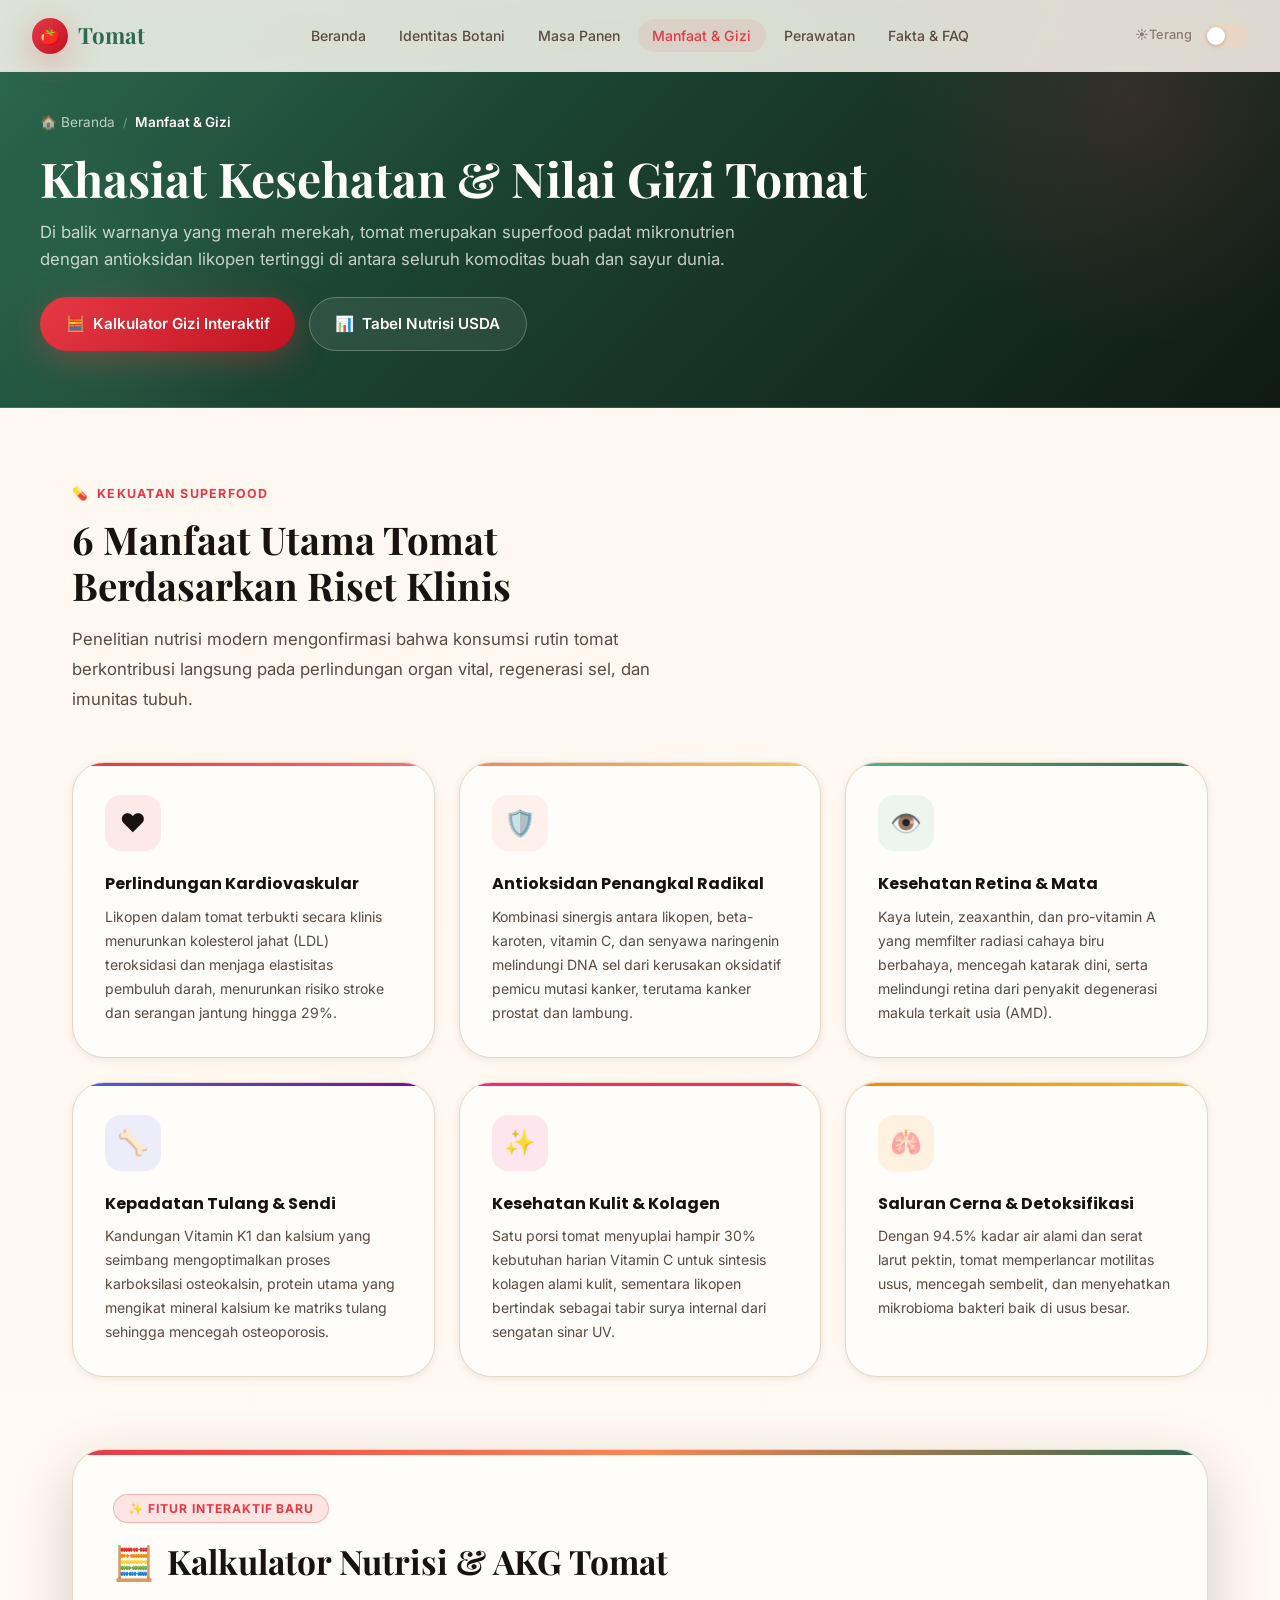
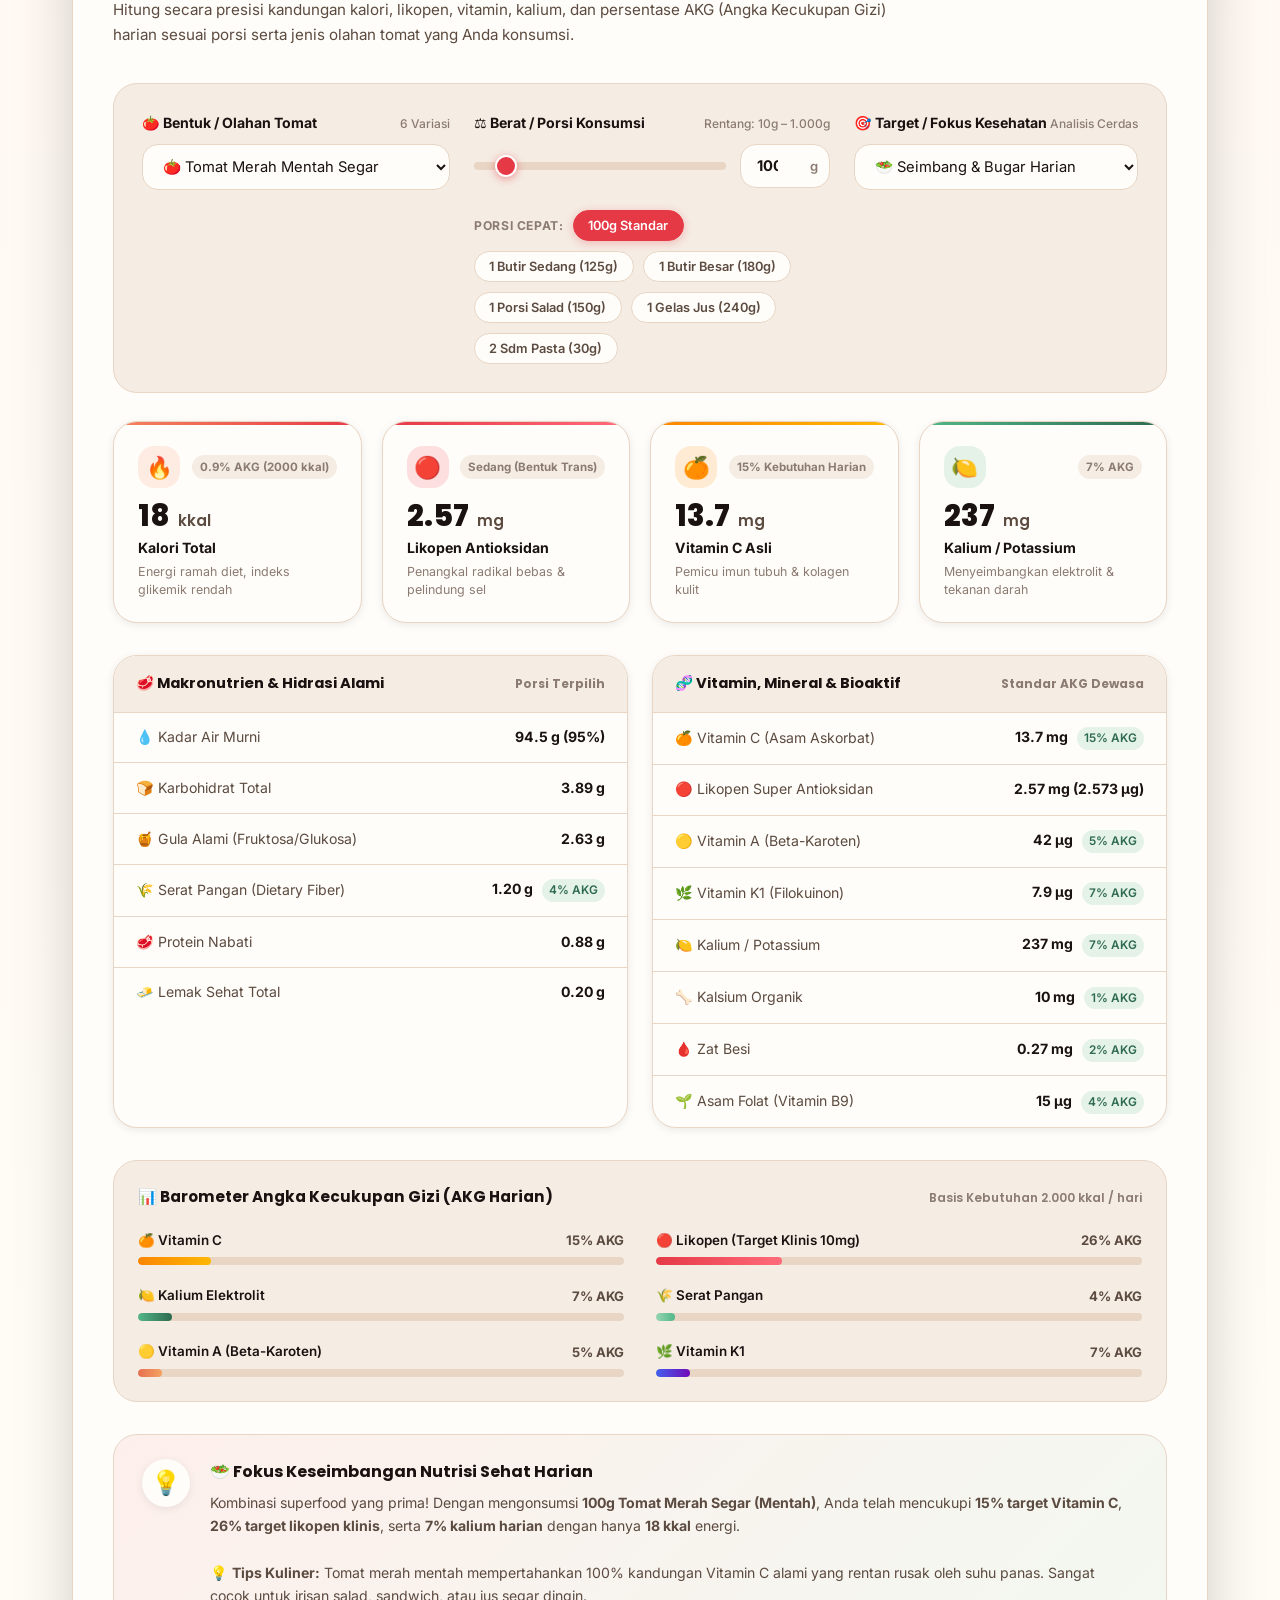
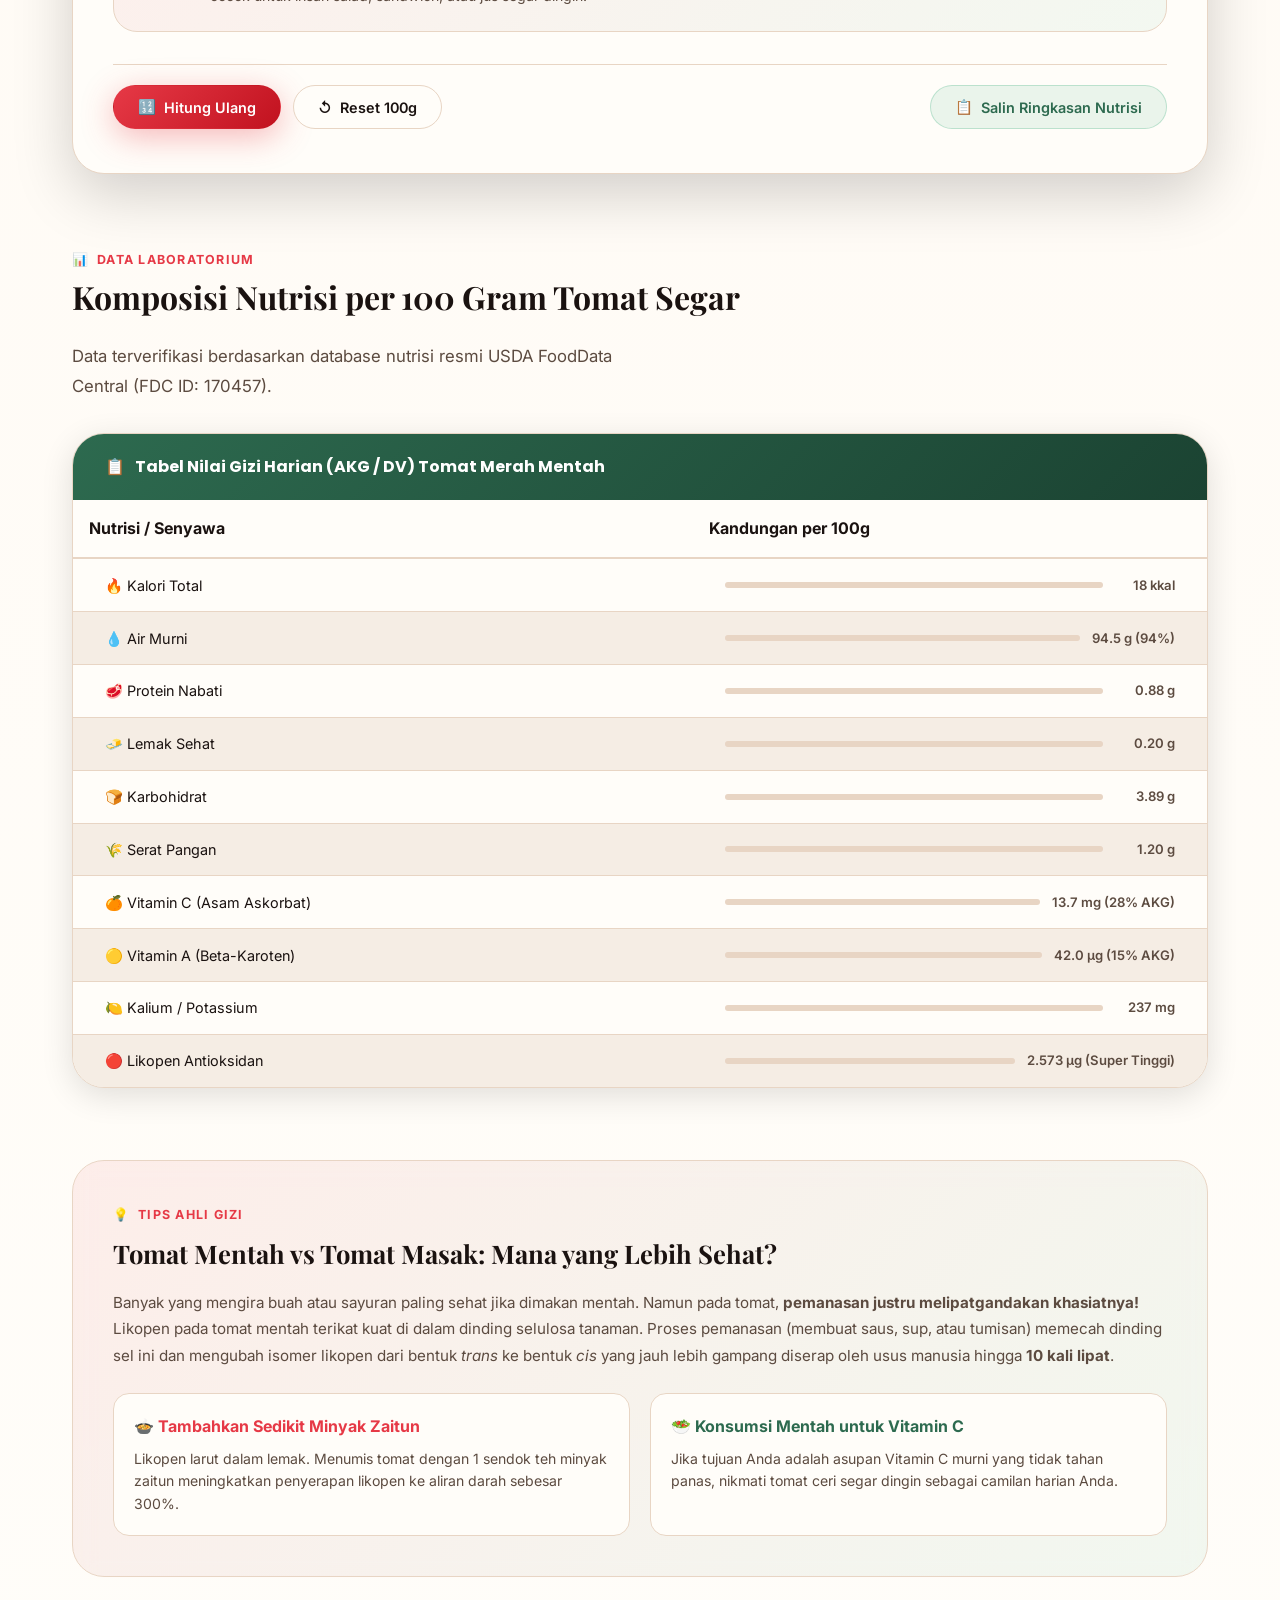
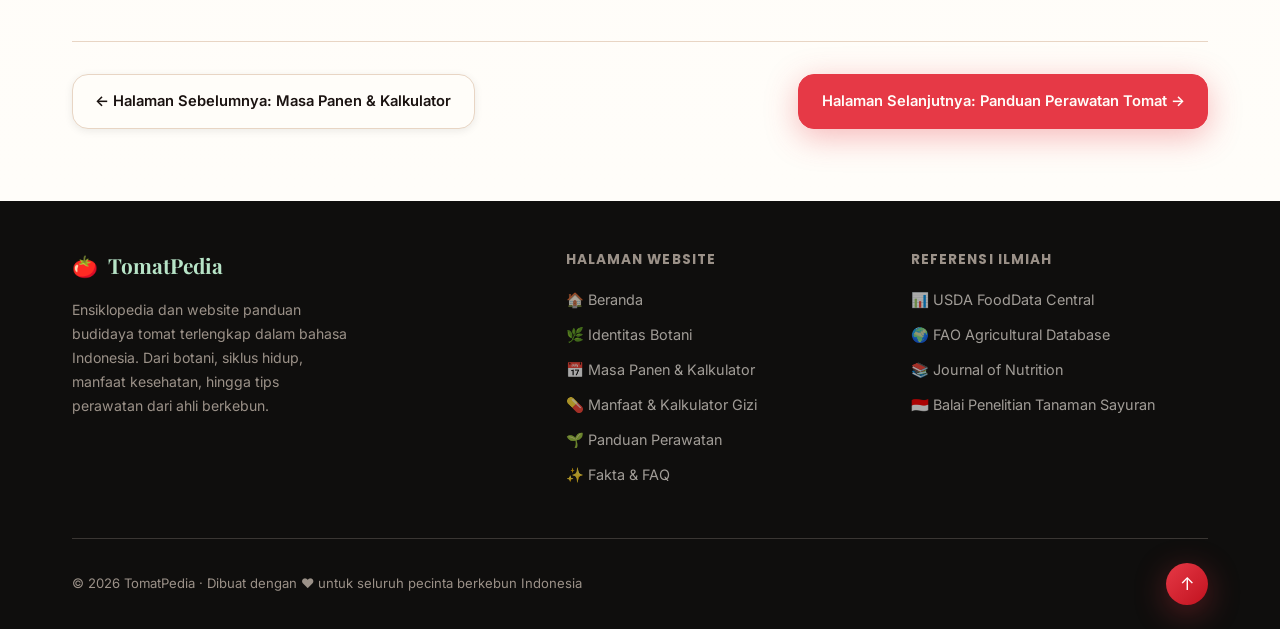
<file: manfaat.html>
<!DOCTYPE html>
<html lang="id" data-theme="light">
<head>
  <meta charset="UTF-8" />
  <meta name="viewport" content="width=device-width, initial-scale=1.0" />
  <meta name="description" content="Kupas tuntas manfaat kesehatan buah tomat, tabel gizi USDA, serta fitur Kalkulator Gizi Tomat Interaktif untuk menghitung kalori, likopen, vitamin C, kalium, dan % AKG porsi harian Anda." />
  <meta name="keywords" content="kalkulator gizi tomat, manfaat tomat, khasiat tomat, kandungan gizi tomat, likopen tomat, vitamin tomat, kalori tomat" />
  <meta property="og:title" content="Khasiat Superfood & Kalkulator Gizi Tomat — TomatPedia" />
  <meta property="og:description" content="Hitung estimasi nilai gizi porsi tomat harian Anda dengan Kalkulator Gizi Interaktif: kalori, likopen, vitamin C, kalium, dan % AKG." />
  <meta property="og:type" content="website" />
  <title>Manfaat Kesehatan & Kalkulator Gizi Tomat — TomatPedia</title>
  <link rel="stylesheet" href="style.css" />
  <link rel="icon" type="image/svg+xml" href="data:image/svg+xml,<svg xmlns='http://www.w3.org/2000/svg' viewBox='0 0 100 100'><text y='.9em' font-size='90'>💊</text></svg>" />
</head>
<body>

  <!-- Scroll Progress -->
  <div id="scroll-progress" role="progressbar" aria-label="Progress membaca halaman"></div>

  <!-- Navigation -->
  <nav class="navbar" id="navbar" role="navigation" aria-label="Navigasi utama">
    <a href="index.html" class="nav-logo" aria-label="Kembali ke Beranda TomatPedia">
      <div class="nav-logo-icon" aria-hidden="true">🍅</div>
      <span>Tomat</span>
    </a>

    <ul class="nav-links" role="menubar">
      <li role="none"><a href="index.html"      role="menuitem" class="nav-link">Beranda</a></li>
      <li role="none"><a href="botani.html"     role="menuitem" class="nav-link">Identitas Botani</a></li>
      <li role="none"><a href="panen.html"      role="menuitem" class="nav-link">Masa Panen</a></li>
      <li role="none"><a href="manfaat.html"    role="menuitem" class="nav-link active">Manfaat & Gizi</a></li>
      <li role="none"><a href="perawatan.html"  role="menuitem" class="nav-link">Perawatan</a></li>
      <li role="none"><a href="fakta.html"      role="menuitem" class="nav-link">Fakta & FAQ</a></li>
    </ul>

    <div class="nav-actions">
      <span class="theme-label" id="theme-label-text">🌙 Gelap</span>
      <button
        class="theme-toggle"
        id="theme-toggle-btn"
        role="switch"
        aria-checked="false"
        aria-label="Ganti tema gelap/terang"
      ></button>
      <button class="hamburger" id="hamburger-btn" aria-label="Buka menu navigasi" aria-expanded="false" aria-controls="mobile-nav">
        <span></span><span></span><span></span>
      </button>
    </div>
  </nav>

  <!-- Mobile Nav -->
  <div id="mobile-nav" style="
    display:none;
    position:fixed;top:72px;left:0;right:0;z-index:999;
    background:var(--bg-card);
    border-bottom:1px solid var(--border-color);
    padding:1rem;
    box-shadow:var(--shadow-md);
  ">
    <ul style="display:flex;flex-direction:column;gap:0.35rem;">
      <li><a href="index.html"     class="nav-link" onclick="closeMobileNav()" style="display:block;padding:0.75rem 1rem;border-radius:12px;font-weight:600;">🏠 Beranda</a></li>
      <li><a href="botani.html"    class="nav-link" onclick="closeMobileNav()" style="display:block;padding:0.75rem 1rem;border-radius:12px;font-weight:600;">🌿 Identitas Botani</a></li>
      <li><a href="panen.html"     class="nav-link" onclick="closeMobileNav()" style="display:block;padding:0.75rem 1rem;border-radius:12px;font-weight:600;">📅 Masa Panen & Kalkulator</a></li>
      <li><a href="manfaat.html"   class="nav-link active" onclick="closeMobileNav()" style="display:block;padding:0.75rem 1rem;border-radius:12px;font-weight:600;background:rgba(230,57,70,0.1);color:var(--tomato-red);">💊 Manfaat & Kalkulator Gizi</a></li>
      <li><a href="perawatan.html" class="nav-link" onclick="closeMobileNav()" style="display:block;padding:0.75rem 1rem;border-radius:12px;font-weight:600;">🌱 Panduan Perawatan</a></li>
      <li><a href="fakta.html"     class="nav-link" onclick="closeMobileNav()" style="display:block;padding:0.75rem 1rem;border-radius:12px;font-weight:600;">✨ Fakta & FAQ</a></li>
    </ul>
  </div>

  <main>
    <!-- Page Hero Banner -->
    <header class="page-hero">
      <div class="page-hero-container">
        <nav class="breadcrumb" aria-label="Breadcrumb">
          <a href="index.html">🏠 Beranda</a>
          <span class="breadcrumb-sep">/</span>
          <span class="breadcrumb-current">Manfaat & Gizi</span>
        </nav>
        <h1 class="page-hero-title">Khasiat Kesehatan & Nilai Gizi Tomat</h1>
        <p class="page-hero-subtitle">
          Di balik warnanya yang merah merekah, tomat merupakan superfood padat mikronutrien dengan antioksidan likopen tertinggi di antara seluruh komoditas buah dan sayur dunia.
        </p>
        <div style="margin-top: 1.5rem; display: flex; gap: 0.85rem; flex-wrap: wrap;">
          <a href="#kalkulator-gizi" class="btn-primary">
            <span>🧮</span> Kalkulator Gizi Interaktif
          </a>
          <a href="#tabel-usda" class="btn-outline">
            <span>📊</span> Tabel Nutrisi USDA
          </a>
        </div>
      </div>
    </header>

    <!-- Main Content -->
    <section class="manfaat-section" style="padding: 4.5rem 0;">
      <div class="container">
        <div class="reveal">
          <p class="section-label"><span>💊</span> Kekuatan Superfood</p>
          <h2 class="section-title">6 Manfaat Utama Tomat<br />Berdasarkan Riset Klinis</h2>
          <p class="section-desc">
            Penelitian nutrisi modern mengonfirmasi bahwa konsumsi rutin tomat berkontribusi langsung pada perlindungan organ vital, regenerasi sel, dan imunitas tubuh.
          </p>
        </div>

        <!-- 6 Manfaat Grid -->
        <div class="manfaat-grid" role="list" aria-label="Manfaat kesehatan tomat">
          <div class="manfaat-card manfaat-card-1 reveal" role="listitem">
            <div class="manfaat-icon-wrap">❤️</div>
            <h3>Perlindungan Kardiovaskular</h3>
            <p>Likopen dalam tomat terbukti secara klinis menurunkan kolesterol jahat (LDL) teroksidasi dan menjaga elastisitas pembuluh darah, menurunkan risiko stroke dan serangan jantung hingga 29%.</p>
          </div>

          <div class="manfaat-card manfaat-card-2 reveal" role="listitem">
            <div class="manfaat-icon-wrap">🛡️</div>
            <h3>Antioksidan Penangkal Radikal</h3>
            <p>Kombinasi sinergis antara likopen, beta-karoten, vitamin C, dan senyawa naringenin melindungi DNA sel dari kerusakan oksidatif pemicu mutasi kanker, terutama kanker prostat dan lambung.</p>
          </div>

          <div class="manfaat-card manfaat-card-3 reveal" role="listitem">
            <div class="manfaat-icon-wrap">👁️</div>
            <h3>Kesehatan Retina & Mata</h3>
            <p>Kaya lutein, zeaxanthin, dan pro-vitamin A yang memfilter radiasi cahaya biru berbahaya, mencegah katarak dini, serta melindungi retina dari penyakit degenerasi makula terkait usia (AMD).</p>
          </div>

          <div class="manfaat-card manfaat-card-4 reveal" role="listitem">
            <div class="manfaat-icon-wrap">🦴</div>
            <h3>Kepadatan Tulang & Sendi</h3>
            <p>Kandungan Vitamin K1 dan kalsium yang seimbang mengoptimalkan proses karboksilasi osteokalsin, protein utama yang mengikat mineral kalsium ke matriks tulang sehingga mencegah osteoporosis.</p>
          </div>

          <div class="manfaat-card manfaat-card-5 reveal" role="listitem">
            <div class="manfaat-icon-wrap">✨</div>
            <h3>Kesehatan Kulit & Kolagen</h3>
            <p>Satu porsi tomat menyuplai hampir 30% kebutuhan harian Vitamin C untuk sintesis kolagen alami kulit, sementara likopen bertindak sebagai tabir surya internal dari sengatan sinar UV.</p>
          </div>

          <div class="manfaat-card manfaat-card-6 reveal" role="listitem">
            <div class="manfaat-icon-wrap">🫁</div>
            <h3>Saluran Cerna & Detoksifikasi</h3>
            <p>Dengan 94.5% kadar air alami dan serat larut pektin, tomat memperlancar motilitas usus, mencegah sembelit, dan menyehatkan mikrobioma bakteri baik di usus besar.</p>
          </div>
        </div>

        <!-- ============================================================
             Interactive Kalkulator Gizi Section
             ============================================================ -->
        <div class="gizi-calc-card reveal" id="kalkulator-gizi" role="region" aria-label="Kalkulator Gizi Tomat Interaktif">
          <div class="gizi-header">
            <span class="gizi-badge-new">✨ Fitur Interaktif Baru</span>
            <h2 class="gizi-title"><span>🧮</span> Kalkulator Nutrisi & AKG Tomat</h2>
            <p class="gizi-subtitle">
              Hitung secara presisi kandungan kalori, likopen, vitamin, kalium, dan persentase AKG (Angka Kecukupan Gizi) harian sesuai porsi serta jenis olahan tomat yang Anda konsumsi.
            </p>
          </div>

          <!-- Controls Grid -->
          <div class="gizi-controls-grid">
            <!-- Pilihan Tipe Olahan -->
            <div class="gizi-form-group">
              <label for="gizi-tipe" class="gizi-label">
                <span>🍅 Bentuk / Olahan Tomat</span>
                <span class="gizi-label-hint">6 Variasi</span>
              </label>
              <select id="gizi-tipe" class="gizi-select" aria-label="Pilih bentuk atau olahan tomat">
                <option value="tomat-merah" selected>🍅 Tomat Merah Mentah Segar</option>
                <option value="tomat-ceri">🍒 Tomat Ceri Segar (Cherry)</option>
                <option value="tomat-masak">🍲 Tomat Masak / Rebus / Panggang</option>
                <option value="pasta-tomat">🥫 Pasta / Purée Tomat Kental</option>
                <option value="jus-tomat">🥤 Jus Tomat Murni (100% Segar)</option>
                <option value="tomat-kering">☀️ Tomat Kering (Sun-Dried)</option>
              </select>
            </div>

            <!-- Input Porsi & Slider -->
            <div class="gizi-form-group">
              <label for="gizi-berat" class="gizi-label">
                <span>⚖️ Berat / Porsi Konsumsi</span>
                <span class="gizi-label-hint">Rentang: 10g – 1.000g</span>
              </label>
              <div class="gizi-slider-row">
                <div class="gizi-range-wrap">
                  <input
                    type="range"
                    id="gizi-slider"
                    class="gizi-range"
                    min="10"
                    max="1000"
                    step="5"
                    value="100"
                    aria-label="Geser untuk mengatur berat tomat"
                  />
                </div>
                <div class="gizi-num-box">
                  <input
                    type="number"
                    id="gizi-berat"
                    class="gizi-input-num"
                    min="10"
                    max="1000"
                    step="5"
                    value="100"
                    aria-label="Ketik berat tomat dalam gram"
                  />
                  <span class="gizi-num-unit">g</span>
                </div>
              </div>

              <!-- Quick Presets -->
              <div class="gizi-presets-wrap">
                <span class="gizi-preset-label">Porsi Cepat:</span>
                <button type="button" class="gizi-preset-btn active" data-gram="100" onclick="setGiziPreset(100, this)">100g Standar</button>
                <button type="button" class="gizi-preset-btn" data-gram="125" onclick="setGiziPreset(125, this)">1 Butir Sedang (125g)</button>
                <button type="button" class="gizi-preset-btn" data-gram="180" onclick="setGiziPreset(180, this)">1 Butir Besar (180g)</button>
                <button type="button" class="gizi-preset-btn" data-gram="150" onclick="setGiziPreset(150, this)">1 Porsi Salad (150g)</button>
                <button type="button" class="gizi-preset-btn" data-gram="240" onclick="setGiziPreset(240, this)">1 Gelas Jus (240g)</button>
                <button type="button" class="gizi-preset-btn" data-gram="30"  onclick="setGiziPreset(30, this)">2 Sdm Pasta (30g)</button>
              </div>
            </div>

            <!-- Pilihan Fokus Kesehatan -->
            <div class="gizi-form-group">
              <label for="gizi-fokus" class="gizi-label">
                <span>🎯 Target / Fokus Kesehatan</span>
                <span class="gizi-label-hint">Analisis Cerdas</span>
              </label>
              <select id="gizi-fokus" class="gizi-select" aria-label="Pilih fokus tujuan kesehatan">
                <option value="seimbang" selected>🥗 Seimbang & Bugar Harian</option>
                <option value="diet">⚖️ Diet Rendah Kalori & Defisit</option>
                <option value="jantung">❤️ Kesehatan Jantung & Tensimeter</option>
                <option value="kulit">✨ Sintesis Kolagen Kulit & Imun</option>
              </select>
            </div>
          </div>

          <!-- Highlight KPI Cards -->
          <div class="gizi-kpi-grid" role="region" aria-label="Ringkasan metrik utama nutrisi">
            <!-- Kalori -->
            <div class="gizi-kpi-card gizi-kpi-kalori">
              <div>
                <div class="gizi-kpi-top">
                  <div class="gizi-kpi-icon" aria-hidden="true">🔥</div>
                  <span class="gizi-kpi-tag" id="res-kalori-tag">0.9% AKG</span>
                </div>
                <div class="gizi-kpi-value"><span id="res-kalori-val">18</span> <span class="gizi-kpi-unit">kkal</span></div>
                <div class="gizi-kpi-title">Kalori Total</div>
              </div>
              <div class="gizi-kpi-sub">Energi ramah diet, indeks glikemik rendah</div>
            </div>

            <!-- Likopen -->
            <div class="gizi-kpi-card gizi-kpi-likopen">
              <div>
                <div class="gizi-kpi-top">
                  <div class="gizi-kpi-icon" aria-hidden="true">🔴</div>
                  <span class="gizi-kpi-tag" id="res-likopen-tag">Bentuk Trans</span>
                </div>
                <div class="gizi-kpi-value"><span id="res-likopen-val">2.57</span> <span class="gizi-kpi-unit">mg</span></div>
                <div class="gizi-kpi-title">Likopen Antioksidan</div>
              </div>
              <div class="gizi-kpi-sub">Penangkal radikal bebas & pelindung sel</div>
            </div>

            <!-- Vitamin C -->
            <div class="gizi-kpi-card gizi-kpi-vitc">
              <div>
                <div class="gizi-kpi-top">
                  <div class="gizi-kpi-icon" aria-hidden="true">🍊</div>
                  <span class="gizi-kpi-tag" id="res-vitc-tag">15% AKG</span>
                </div>
                <div class="gizi-kpi-value"><span id="res-vitc-val">13.7</span> <span class="gizi-kpi-unit">mg</span></div>
                <div class="gizi-kpi-title">Vitamin C Asli</div>
              </div>
              <div class="gizi-kpi-sub">Pemicu imun tubuh & kolagen kulit</div>
            </div>

            <!-- Kalium -->
            <div class="gizi-kpi-card gizi-kpi-kalium">
              <div>
                <div class="gizi-kpi-top">
                  <div class="gizi-kpi-icon" aria-hidden="true">🍋</div>
                  <span class="gizi-kpi-tag" id="res-kalium-tag">7% AKG</span>
                </div>
                <div class="gizi-kpi-value"><span id="res-kalium-val">237</span> <span class="gizi-kpi-unit">mg</span></div>
                <div class="gizi-kpi-title">Kalium / Potassium</div>
              </div>
              <div class="gizi-kpi-sub">Menyeimbangkan elektrolit & tekanan darah</div>
            </div>
          </div>

          <!-- Breakdown Nutrisi Lengkap -->
          <div class="gizi-detail-grid">
            <!-- Makronutrien & Hidrasi -->
            <div class="gizi-detail-card">
              <div class="gizi-detail-header">
                <span>🥩 Makronutrien & Hidrasi Alami</span>
                <span style="font-size:0.75rem;color:var(--txt-muted);">Porsi Terpilih</span>
              </div>
              <table class="gizi-table">
                <tbody>
                  <tr>
                    <td>💧 Kadar Air Murni</td>
                    <td id="tbl-air">94.5 g (95%)</td>
                  </tr>
                  <tr>
                    <td>🍞 Karbohidrat Total</td>
                    <td id="tbl-karbo">3.89 g</td>
                  </tr>
                  <tr>
                    <td>🍯 Gula Alami (Fruktosa/Glukosa)</td>
                    <td id="tbl-gula">2.63 g</td>
                  </tr>
                  <tr>
                    <td>🌾 Serat Pangan (Dietary Fiber)</td>
                    <td><span id="tbl-serat">1.20 g</span> <span class="gizi-akg-pill" id="tbl-serat-akg">4% AKG</span></td>
                  </tr>
                  <tr>
                    <td>🥩 Protein Nabati</td>
                    <td id="tbl-protein">0.88 g</td>
                  </tr>
                  <tr>
                    <td>🧈 Lemak Sehat Total</td>
                    <td id="tbl-lemak">0.20 g</td>
                  </tr>
                </tbody>
              </table>
            </div>

            <!-- Mikronutrien & Mineral -->
            <div class="gizi-detail-card">
              <div class="gizi-detail-header">
                <span>🧬 Vitamin, Mineral & Bioaktif</span>
                <span style="font-size:0.75rem;color:var(--txt-muted);">Standar AKG Dewasa</span>
              </div>
              <table class="gizi-table">
                <tbody>
                  <tr>
                    <td>🍊 Vitamin C (Asam Askorbat)</td>
                    <td><span id="tbl-vitc">13.7 mg</span> <span class="gizi-akg-pill" id="tbl-vitc-akg">15% AKG</span></td>
                  </tr>
                  <tr>
                    <td>🔴 Likopen Super Antioksidan</td>
                    <td id="tbl-likopen">2.57 mg (2.573 µg)</td>
                  </tr>
                  <tr>
                    <td>🟡 Vitamin A (Beta-Karoten)</td>
                    <td><span id="tbl-vita">42 µg</span> <span class="gizi-akg-pill" id="tbl-vita-akg">5% AKG</span></td>
                  </tr>
                  <tr>
                    <td>🌿 Vitamin K1 (Filokuinon)</td>
                    <td><span id="tbl-vitk">7.9 µg</span> <span class="gizi-akg-pill" id="tbl-vitk-akg">7% AKG</span></td>
                  </tr>
                  <tr>
                    <td>🍋 Kalium / Potassium</td>
                    <td><span id="tbl-kalium">237 mg</span> <span class="gizi-akg-pill" id="tbl-kalium-akg">7% AKG</span></td>
                  </tr>
                  <tr>
                    <td>🦴 Kalsium Organik</td>
                    <td><span id="tbl-kalsium">10 mg</span> <span class="gizi-akg-pill" id="tbl-kalsium-akg">1% AKG</span></td>
                  </tr>
                  <tr>
                    <td>🩸 Zat Besi</td>
                    <td><span id="tbl-besi">0.27 mg</span> <span class="gizi-akg-pill" id="tbl-besi-akg">2% AKG</span></td>
                  </tr>
                  <tr>
                    <td>🌱 Asam Folat (Vitamin B9)</td>
                    <td><span id="tbl-folat">15 µg</span> <span class="gizi-akg-pill" id="tbl-folat-akg">4% AKG</span></td>
                  </tr>
                </tbody>
              </table>
            </div>
          </div>

          <!-- Progress Bars % AKG -->
          <div class="gizi-akg-wrap">
            <div class="gizi-akg-header">
              <span>📊 Barometer Angka Kecukupan Gizi (AKG Harian)</span>
              <span style="font-size:0.75rem;font-weight:600;color:var(--txt-muted);">Basis Kebutuhan 2.000 kkal / hari</span>
            </div>
            <div class="gizi-akg-list">
              <!-- Vitamin C -->
              <div class="gizi-akg-row">
                <div class="gizi-akg-row-top">
                  <span class="gizi-akg-name">🍊 Vitamin C</span>
                  <span class="gizi-akg-percent" id="bar-akg-vitc-val">15% AKG</span>
                </div>
                <div class="gizi-akg-track">
                  <div class="gizi-akg-fill" id="bar-akg-vitc" style="width:15%;background:linear-gradient(90deg,#FB8500,#FFB703);"></div>
                </div>
              </div>

              <!-- Likopen -->
              <div class="gizi-akg-row">
                <div class="gizi-akg-row-top">
                  <span class="gizi-akg-name">🔴 Likopen (Target Klinis 10mg)</span>
                  <span class="gizi-akg-percent" id="bar-akg-likopen-val">26% Target</span>
                </div>
                <div class="gizi-akg-track">
                  <div class="gizi-akg-fill" id="bar-akg-likopen" style="width:26%;background:linear-gradient(90deg,#E63946,#FF6B7A);"></div>
                </div>
              </div>

              <!-- Kalium -->
              <div class="gizi-akg-row">
                <div class="gizi-akg-row-top">
                  <span class="gizi-akg-name">🍋 Kalium Elektrolit</span>
                  <span class="gizi-akg-percent" id="bar-akg-kalium-val">7% AKG</span>
                </div>
                <div class="gizi-akg-track">
                  <div class="gizi-akg-fill" id="bar-akg-kalium" style="width:7%;background:linear-gradient(90deg,#52B788,#2D6A4F);"></div>
                </div>
              </div>

              <!-- Serat Pangan -->
              <div class="gizi-akg-row">
                <div class="gizi-akg-row-top">
                  <span class="gizi-akg-name">🌾 Serat Pangan</span>
                  <span class="gizi-akg-percent" id="bar-akg-serat-val">4% AKG</span>
                </div>
                <div class="gizi-akg-track">
                  <div class="gizi-akg-fill" id="bar-akg-serat" style="width:4%;background:linear-gradient(90deg,#95D5B2,#52B788);"></div>
                </div>
              </div>

              <!-- Vitamin A -->
              <div class="gizi-akg-row">
                <div class="gizi-akg-row-top">
                  <span class="gizi-akg-name">🟡 Vitamin A (Beta-Karoten)</span>
                  <span class="gizi-akg-percent" id="bar-akg-vita-val">5% AKG</span>
                </div>
                <div class="gizi-akg-track">
                  <div class="gizi-akg-fill" id="bar-akg-vita" style="width:5%;background:linear-gradient(90deg,#E76F51,#F4A261);"></div>
                </div>
              </div>

              <!-- Vitamin K -->
              <div class="gizi-akg-row">
                <div class="gizi-akg-row-top">
                  <span class="gizi-akg-name">🌿 Vitamin K1</span>
                  <span class="gizi-akg-percent" id="bar-akg-vitk-val">7% AKG</span>
                </div>
                <div class="gizi-akg-track">
                  <div class="gizi-akg-fill" id="bar-akg-vitk" style="width:7%;background:linear-gradient(90deg,#4361EE,#7209B7);"></div>
                </div>
              </div>
            </div>
          </div>

          <!-- Smart Health Insight Box -->
          <div class="gizi-insight-box">
            <div class="gizi-insight-icon" aria-hidden="true">💡</div>
            <div class="gizi-insight-content">
              <div class="gizi-insight-title" id="gizi-insight-title">Analisis Nutrisi Terpadu</div>
              <div class="gizi-insight-text" id="gizi-insight-text">
                Menghitung profil nutrisi tomat pilihan Anda...
              </div>
            </div>
          </div>

          <!-- Actions -->
          <div class="gizi-actions">
            <div class="gizi-btn-group">
              <button type="button" class="gizi-btn gizi-btn-primary" onclick="hitungGizi()" aria-label="Hitung ulang profil nutrisi">
                <span>🔢</span> Hitung Ulang
              </button>
              <button type="button" class="gizi-btn gizi-btn-secondary" onclick="resetGizi()" aria-label="Reset ke 100 gram standar">
                <span>↺</span> Reset 100g
              </button>
            </div>
            <button type="button" class="gizi-btn gizi-btn-share" onclick="salinRingkasanGizi()" aria-label="Salin ringkasan gizi ke clipboard">
              <span>📋</span> Salin Ringkasan Nutrisi
            </button>
          </div>
        </div>

        <!-- Tabel Nutrisi Interaktif (USDA) -->
        <div class="nutrition-wrap reveal" id="tabel-usda" style="margin-top: 4.5rem;">
          <p class="section-label" style="margin-bottom:0.5rem;"><span>📊</span> Data Laboratorium</p>
          <h2 class="section-title" style="font-size:2rem;margin-bottom:1.5rem;">Komposisi Nutrisi per 100 Gram Tomat Segar</h2>
          <p class="section-desc" style="margin-bottom:2rem;">
            Data terverifikasi berdasarkan database nutrisi resmi USDA FoodData Central (FDC ID: 170457).
          </p>

          <div class="nutrition-table-card">
            <div class="nutrition-table-head">
              <span>📋</span> Tabel Nilai Gizi Harian (AKG / DV) Tomat Merah Mentah
            </div>
            <div class="nutrition-table">
              <table>
                <thead>
                  <tr style="border-bottom: 2px solid var(--border-color); font-weight:700;">
                    <th style="padding:1rem;text-align:left;">Nutrisi / Senyawa</th>
                    <th style="padding:1rem;text-align:left;">Kandungan per 100g</th>
                  </tr>
                </thead>
                <tbody>
                  <tr>
                    <td>🔥 Kalori Total</td>
                    <td><div class="nutrition-bar"><div class="bar-track"><div class="bar-fill" style="width:5%"></div></div><span class="bar-val">18 kkal</span></div></td>
                  </tr>
                  <tr>
                    <td>💧 Air Murni</td>
                    <td><div class="nutrition-bar"><div class="bar-track"><div class="bar-fill" style="width:94%;background:linear-gradient(90deg,#4361EE,#7FBFFF)"></div></div><span class="bar-val">94.5 g (94%)</span></div></td>
                  </tr>
                  <tr>
                    <td>🥩 Protein Nabati</td>
                    <td><div class="nutrition-bar"><div class="bar-track"><div class="bar-fill" style="width:10%;background:linear-gradient(90deg,#52B788,#2D6A4F)"></div></div><span class="bar-val">0.88 g</span></div></td>
                  </tr>
                  <tr>
                    <td>🧈 Lemak Sehat</td>
                    <td><div class="nutrition-bar"><div class="bar-track"><div class="bar-fill" style="width:4%;background:linear-gradient(90deg,#F4845F,#F4A261)"></div></div><span class="bar-val">0.20 g</span></div></td>
                  </tr>
                  <tr>
                    <td>🍞 Karbohidrat</td>
                    <td><div class="nutrition-bar"><div class="bar-track"><div class="bar-fill" style="width:20%;background:linear-gradient(90deg,#FFB703,#FB8500)"></div></div><span class="bar-val">3.89 g</span></div></td>
                  </tr>
                  <tr>
                    <td>🌾 Serat Pangan</td>
                    <td><div class="nutrition-bar"><div class="bar-track"><div class="bar-fill" style="width:14%;background:linear-gradient(90deg,#95D5B2,#52B788)"></div></div><span class="bar-val">1.20 g</span></div></td>
                  </tr>
                  <tr>
                    <td>🍊 Vitamin C (Asam Askorbat)</td>
                    <td><div class="nutrition-bar"><div class="bar-track"><div class="bar-fill" style="width:28%;background:linear-gradient(90deg,#F4845F,#F9C74F)"></div></div><span class="bar-val">13.7 mg (28% AKG)</span></div></td>
                  </tr>
                  <tr>
                    <td>🟡 Vitamin A (Beta-Karoten)</td>
                    <td><div class="nutrition-bar"><div class="bar-track"><div class="bar-fill" style="width:16%;background:linear-gradient(90deg,#E76F51,#F4A261)"></div></div><span class="bar-val">42.0 µg (15% AKG)</span></div></td>
                  </tr>
                  <tr>
                    <td>🍋 Kalium / Potassium</td>
                    <td><div class="nutrition-bar"><div class="bar-track"><div class="bar-fill" style="width:36%;background:linear-gradient(90deg,#7209B7,#4361EE)"></div></div><span class="bar-val">237 mg</span></div></td>
                  </tr>
                  <tr>
                    <td>🔴 Likopen Antioksidan</td>
                    <td><div class="nutrition-bar"><div class="bar-track"><div class="bar-fill" style="width:85%;background:linear-gradient(90deg,#E63946,#FF6B7A)"></div></div><span class="bar-val">2.573 µg (Super Tinggi)</span></div></td>
                  </tr>
                </tbody>
              </table>
            </div>
          </div>
        </div>

        <!-- Panduan Kuliner & Bioavailabilitas Likopen -->
        <div class="reveal" style="margin-top: 4.5rem;">
          <div style="
            background: linear-gradient(135deg, rgba(230,57,70,0.08) 0%, rgba(82,183,136,0.08) 100%);
            border: 1px solid var(--border-color);
            border-radius: var(--radius-xl);
            padding: 2.5rem;
            backdrop-filter: blur(10px);
          ">
            <p class="section-label" style="margin-bottom:0.5rem;"><span>💡</span> Tips Ahli Gizi</p>
            <h3 style="font-family:var(--font-display);font-size:1.6rem;font-weight:700;margin-bottom:1rem;color:var(--txt-primary);">
              Tomat Mentah vs Tomat Masak: Mana yang Lebih Sehat?
            </h3>
            <p style="font-size:0.95rem;color:var(--txt-secondary);line-height:1.75;margin-bottom:1.5rem;">
              Banyak yang mengira buah atau sayuran paling sehat jika dimakan mentah. Namun pada tomat,
              <strong>pemanasan justru melipatgandakan khasiatnya!</strong>
              Likopen pada tomat mentah terikat kuat di dalam dinding selulosa tanaman. Proses pemanasan
              (membuat saus, sup, atau tumisan) memecah dinding sel ini dan mengubah isomer likopen dari bentuk <em>trans</em> ke bentuk <em>cis</em>
              yang jauh lebih gampang diserap oleh usus manusia hingga <strong>10 kali lipat</strong>.
            </p>
            <div style="display:grid;grid-template-columns:repeat(auto-fit, minmax(260px, 1fr));gap:1.25rem;">
              <div style="background:var(--bg-card);border:1px solid var(--border-color);border-radius:var(--radius-md);padding:1.25rem;">
                <h4 style="color:var(--tomato-red);font-weight:700;margin-bottom:0.5rem;">🍲 Tambahkan Sedikit Minyak Zaitun</h4>
                <p style="font-size:0.88rem;color:var(--txt-secondary);line-height:1.6;">Likopen larut dalam lemak. Menumis tomat dengan 1 sendok teh minyak zaitun meningkatkan penyerapan likopen ke aliran darah sebesar 300%.</p>
              </div>
              <div style="background:var(--bg-card);border:1px solid var(--border-color);border-radius:var(--radius-md);padding:1.25rem;">
                <h4 style="color:var(--leaf-green);font-weight:700;margin-bottom:0.5rem;">🥗 Konsumsi Mentah untuk Vitamin C</h4>
                <p style="font-size:0.88rem;color:var(--txt-secondary);line-height:1.6;">Jika tujuan Anda adalah asupan Vitamin C murni yang tidak tahan panas, nikmati tomat ceri segar dingin sebagai camilan harian Anda.</p>
              </div>
            </div>
          </div>
        </div>

        <!-- Next / Previous Page Navigation -->
        <div class="page-nav-bar reveal">
          <a href="panen.html" class="page-nav-link">
            ← Halaman Sebelumnya: Masa Panen & Kalkulator
          </a>
          <a href="perawatan.html" class="page-nav-link next">
            Halaman Selanjutnya: Panduan Perawatan Tomat →
          </a>
        </div>
      </div>
    </section>
  </main>

  <!-- Footer -->
  <footer class="footer" role="contentinfo">
    <div class="container">
      <div class="footer-content">
        <div>
          <div class="footer-brand">
            <span>🍅</span> TomatPedia
          </div>
          <p class="footer-tagline">
            Ensiklopedia dan website panduan budidaya tomat terlengkap dalam bahasa Indonesia.
            Dari botani, siklus hidup, manfaat kesehatan, hingga tips perawatan dari ahli berkebun.
          </p>
        </div>
        <div>
          <h4 class="footer-heading">Halaman Website</h4>
          <ul class="footer-links">
            <li><a href="index.html">🏠 Beranda</a></li>
            <li><a href="botani.html">🌿 Identitas Botani</a></li>
            <li><a href="panen.html">📅 Masa Panen & Kalkulator</a></li>
            <li><a href="manfaat.html">💊 Manfaat & Kalkulator Gizi</a></li>
            <li><a href="perawatan.html">🌱 Panduan Perawatan</a></li>
            <li><a href="fakta.html">✨ Fakta & FAQ</a></li>
          </ul>
        </div>
        <div>
          <h4 class="footer-heading">Referensi Ilmiah</h4>
          <ul class="footer-links">
            <li><a href="https://fdc.nal.usda.gov/" target="_blank" rel="noopener">📊 USDA FoodData Central</a></li>
            <li><a href="https://www.fao.org/" target="_blank" rel="noopener">🌍 FAO Agricultural Database</a></li>
            <li><a href="https://academic.oup.com/jn" target="_blank" rel="noopener">📚 Journal of Nutrition</a></li>
            <li><a href="https://balitsa.litbang.pertanian.go.id/" target="_blank" rel="noopener">🇮🇩 Balai Penelitian Tanaman Sayuran</a></li>
          </ul>
        </div>
      </div>

      <div class="footer-divider"></div>

      <div class="footer-bottom">
        <p class="footer-copy">
          © 2026 TomatPedia · Dibuat dengan ❤️ untuk seluruh pecinta berkebun Indonesia
        </p>
        <button class="btn-top" onclick="window.scrollTo({top:0, behavior:'smooth'})" aria-label="Kembali ke atas">↑</button>
      </div>
    </div>
  </footer>

  <script src="script.js"></script>
</body>
</html>
</file>
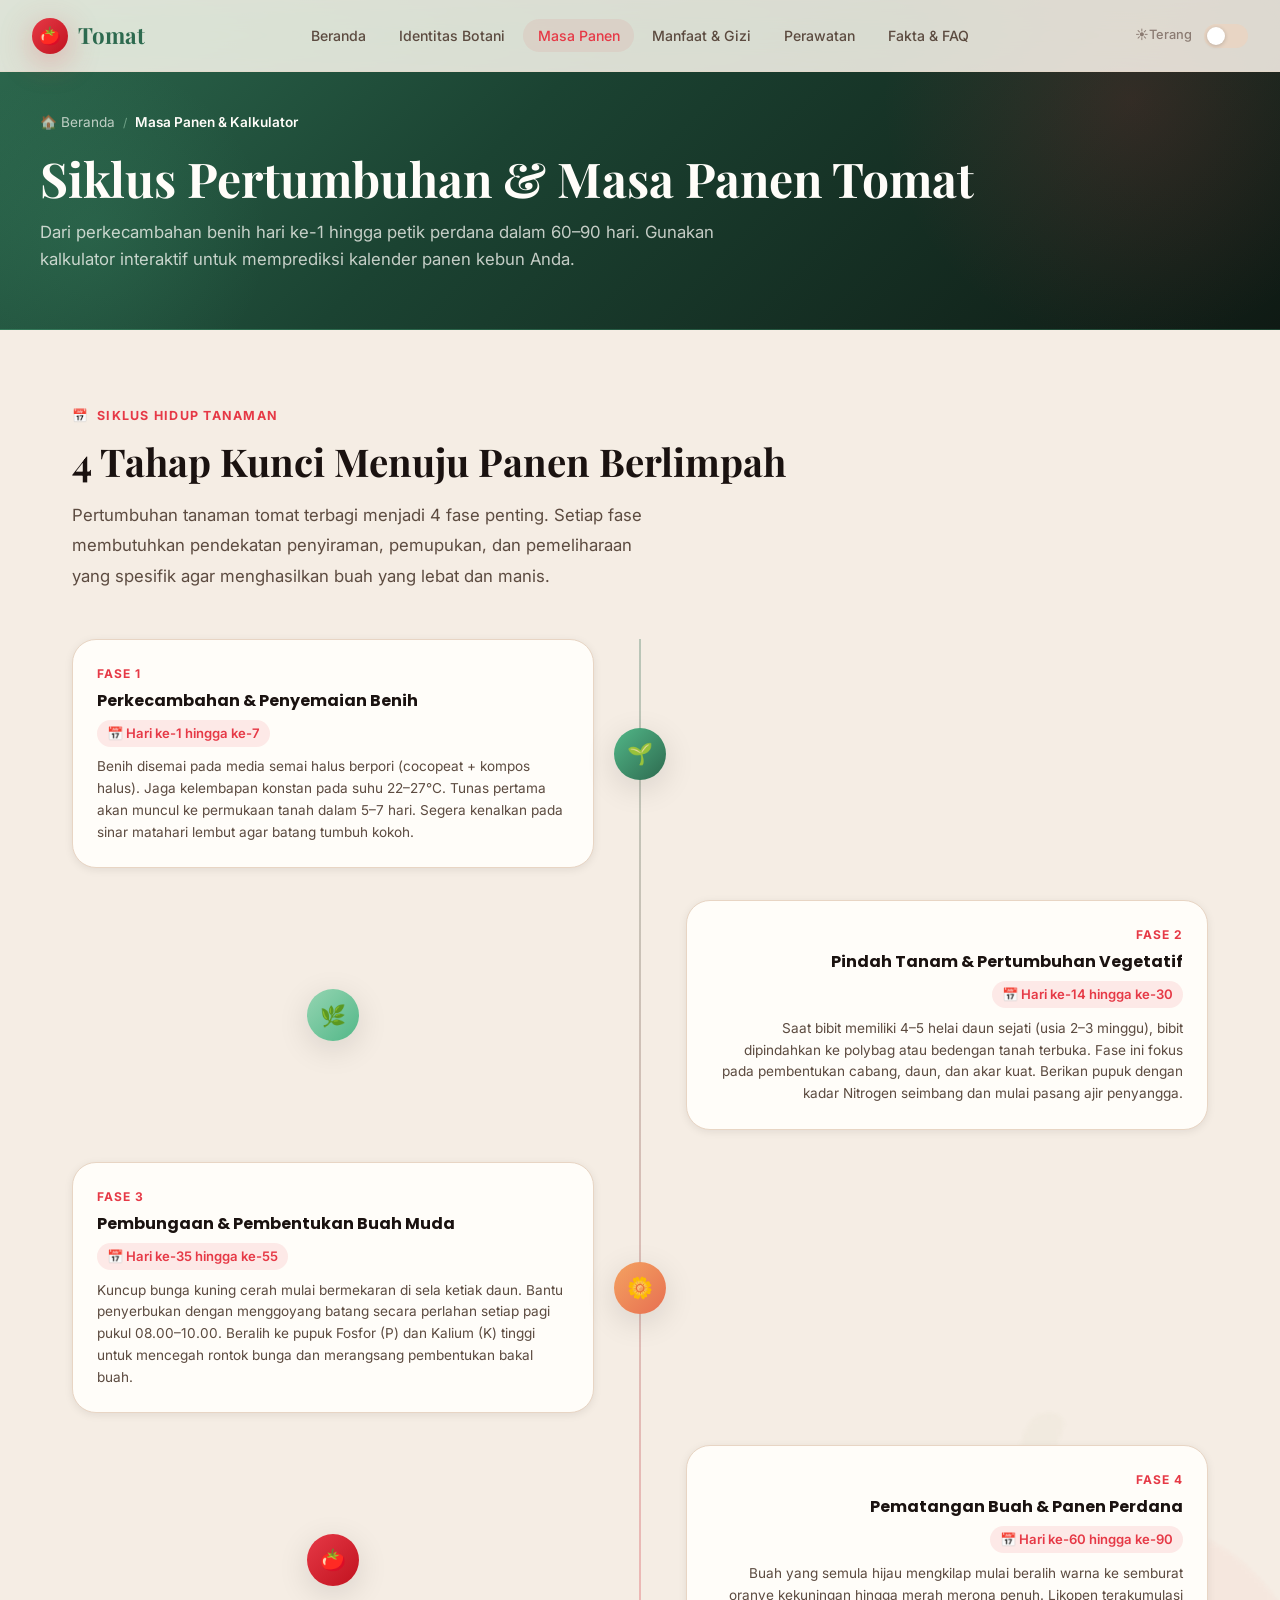
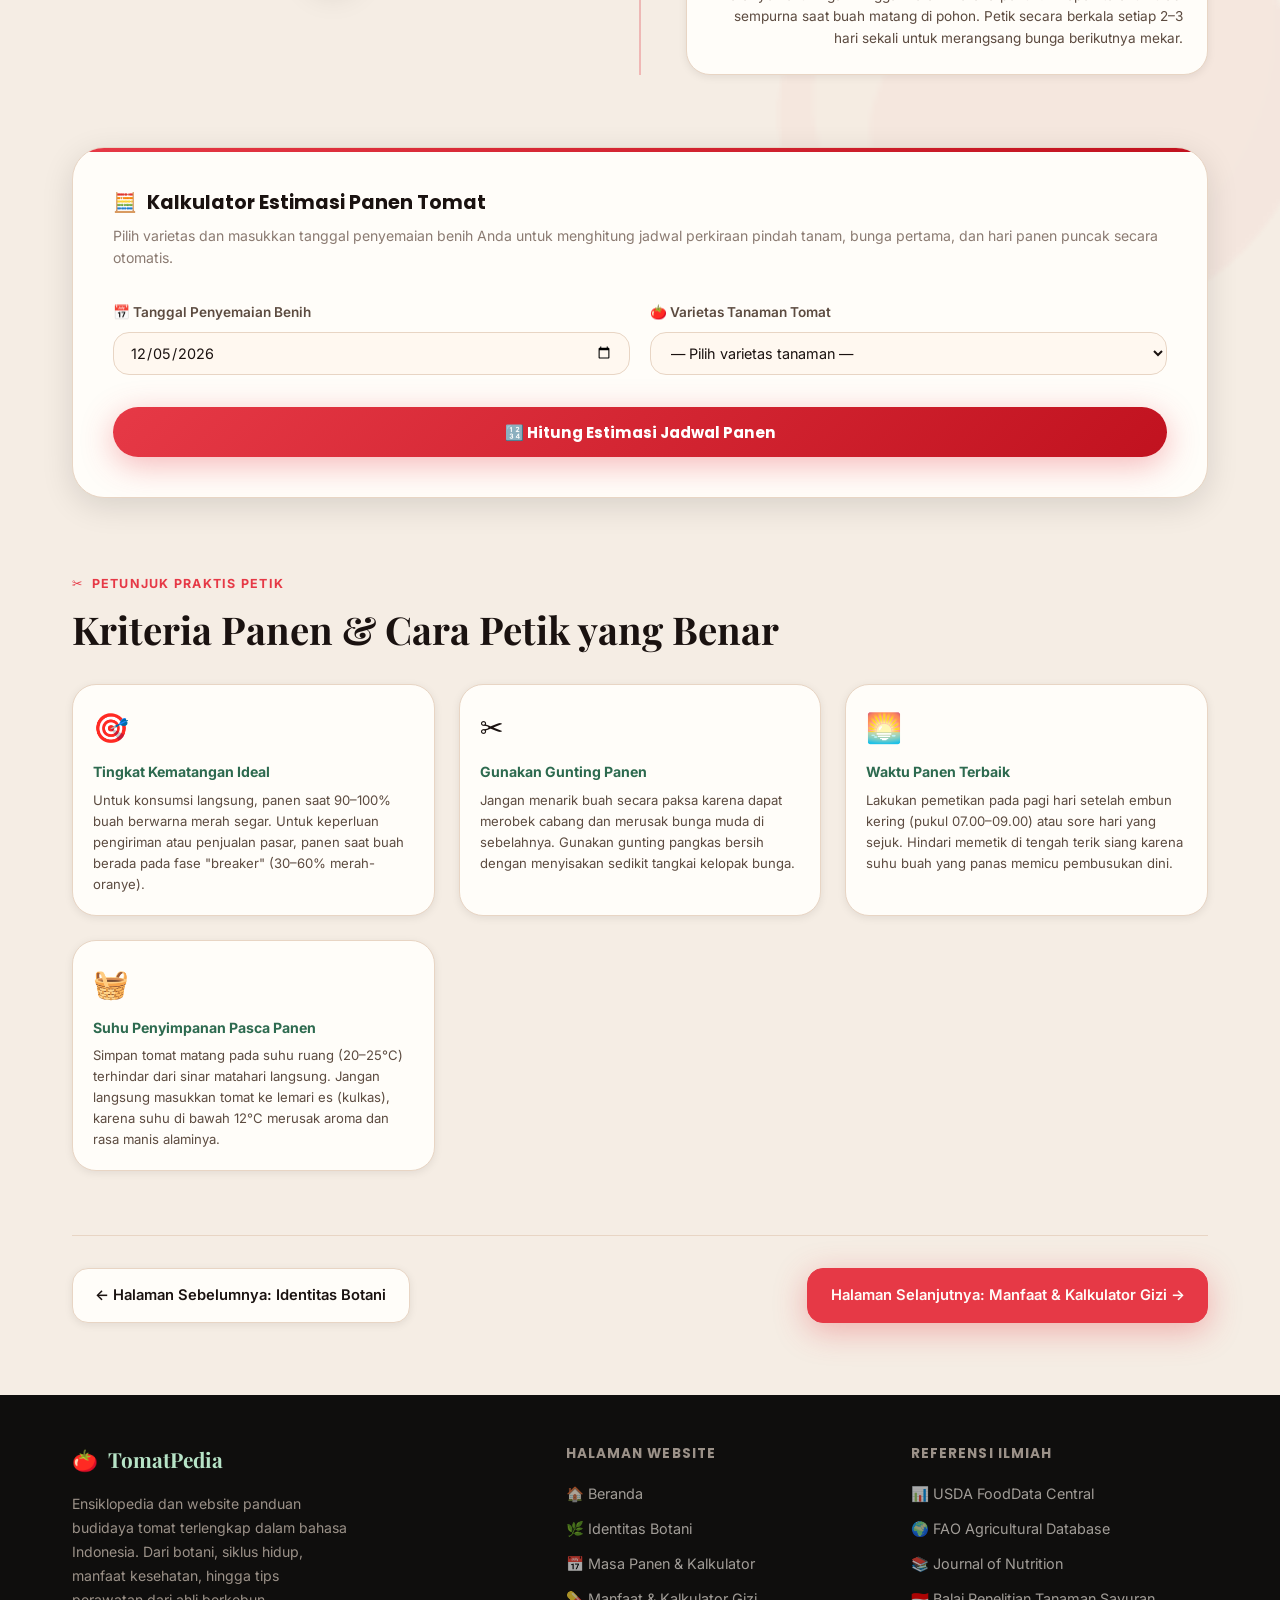
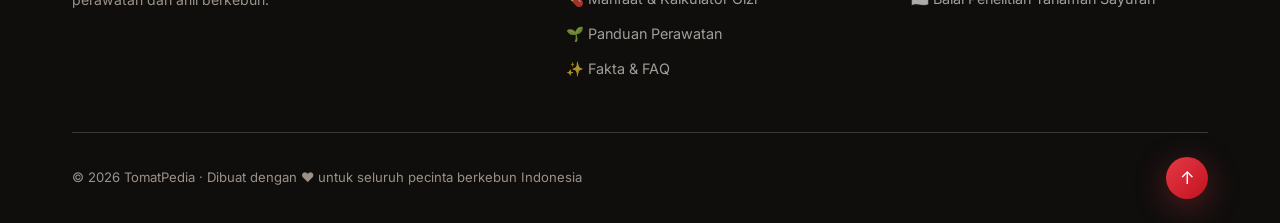
<file: panen.html>
<!DOCTYPE html>
<html lang="id" data-theme="light">
<head>
  <meta charset="UTF-8" />
  <meta name="viewport" content="width=device-width, initial-scale=1.0" />
  <meta name="description" content="Panduan masa panen tomat 60–90 hari: timeline 4 fase pertumbuhan dari semai hingga panen, kalkulator tanggal panen otomatis, dan tips memetik buah yang tepat." />
  <meta name="keywords" content="masa panen tomat, berapa lama tomat panen, fase tumbuh tomat, kalkulator panen tomat, ciri tomat matang" />
  <meta property="og:title" content="Siklus Hidup & Kalkulator Masa Panen Tomat — TomatPedia" />
  <meta property="og:description" content="Hitung estimasi panen tomat Anda secara akurat dan pelajari setiap tahap pertumbuhan dari benih hingga panen melimpah." />
  <meta property="og:type" content="website" />
  <title>Masa Panen & Kalkulator Estimasi Tomat — TomatPedia</title>
  <link rel="stylesheet" href="style.css" />
  <link rel="icon" type="image/svg+xml" href="data:image/svg+xml,<svg xmlns='http://www.w3.org/2000/svg' viewBox='0 0 100 100'><text y='.9em' font-size='90'>📅</text></svg>" />
</head>
<body>

  <!-- Scroll Progress -->
  <div id="scroll-progress" role="progressbar" aria-label="Progress membaca halaman"></div>

  <!-- Navigation -->
  <nav class="navbar" id="navbar" role="navigation" aria-label="Navigasi utama">
    <a href="index.html" class="nav-logo" aria-label="Kembali ke Beranda TomatPedia">
      <div class="nav-logo-icon" aria-hidden="true">🍅</div>
      <span>Tomat</span>
    </a>

    <ul class="nav-links" role="menubar">
      <li role="none"><a href="index.html"      role="menuitem" class="nav-link">Beranda</a></li>
      <li role="none"><a href="botani.html"     role="menuitem" class="nav-link">Identitas Botani</a></li>
      <li role="none"><a href="panen.html"      role="menuitem" class="nav-link active">Masa Panen</a></li>
      <li role="none"><a href="manfaat.html"    role="menuitem" class="nav-link">Manfaat & Gizi</a></li>
      <li role="none"><a href="perawatan.html"  role="menuitem" class="nav-link">Perawatan</a></li>
      <li role="none"><a href="fakta.html"      role="menuitem" class="nav-link">Fakta & FAQ</a></li>
    </ul>

    <div class="nav-actions">
      <span class="theme-label" id="theme-label-text">🌙 Gelap</span>
      <button
        class="theme-toggle"
        id="theme-toggle-btn"
        role="switch"
        aria-checked="false"
        aria-label="Ganti tema gelap/terang"
      ></button>
      <button class="hamburger" id="hamburger-btn" aria-label="Buka menu navigasi" aria-expanded="false" aria-controls="mobile-nav">
        <span></span><span></span><span></span>
      </button>
    </div>
  </nav>

  <!-- Mobile Nav -->
  <div id="mobile-nav" style="
    display:none;
    position:fixed;top:72px;left:0;right:0;z-index:999;
    background:var(--bg-card);
    border-bottom:1px solid var(--border-color);
    padding:1rem;
    box-shadow:var(--shadow-md);
  ">
    <ul style="display:flex;flex-direction:column;gap:0.35rem;">
      <li><a href="index.html"     class="nav-link" onclick="closeMobileNav()" style="display:block;padding:0.75rem 1rem;border-radius:12px;font-weight:600;">🏠 Beranda</a></li>
      <li><a href="botani.html"    class="nav-link" onclick="closeMobileNav()" style="display:block;padding:0.75rem 1rem;border-radius:12px;font-weight:600;">🌿 Identitas Botani</a></li>
      <li><a href="panen.html"     class="nav-link active" onclick="closeMobileNav()" style="display:block;padding:0.75rem 1rem;border-radius:12px;font-weight:600;background:rgba(230,57,70,0.1);color:var(--tomato-red);">📅 Masa Panen & Kalkulator</a></li>
      <li><a href="manfaat.html"   class="nav-link" onclick="closeMobileNav()" style="display:block;padding:0.75rem 1rem;border-radius:12px;font-weight:600;">💊 Manfaat & Kalkulator Gizi</a></li>
      <li><a href="perawatan.html" class="nav-link" onclick="closeMobileNav()" style="display:block;padding:0.75rem 1rem;border-radius:12px;font-weight:600;">🌱 Panduan Perawatan</a></li>
      <li><a href="fakta.html"     class="nav-link" onclick="closeMobileNav()" style="display:block;padding:0.75rem 1rem;border-radius:12px;font-weight:600;">✨ Fakta & FAQ</a></li>
    </ul>
  </div>

  <main>
    <!-- Page Hero Banner -->
    <header class="page-hero">
      <div class="page-hero-container">
        <nav class="breadcrumb" aria-label="Breadcrumb">
          <a href="index.html">🏠 Beranda</a>
          <span class="breadcrumb-sep">/</span>
          <span class="breadcrumb-current">Masa Panen & Kalkulator</span>
        </nav>
        <h1 class="page-hero-title">Siklus Pertumbuhan & Masa Panen Tomat</h1>
        <p class="page-hero-subtitle">
          Dari perkecambahan benih hari ke-1 hingga petik perdana dalam 60–90 hari. Gunakan kalkulator interaktif untuk memprediksi kalender panen kebun Anda.
        </p>
      </div>
    </header>

    <!-- Main Content -->
    <section class="panen-section" style="padding: 4.5rem 0;">
      <div class="container">
        <div class="panen-header reveal">
          <p class="section-label"><span>📅</span> Siklus Hidup Tanaman</p>
          <h2 class="section-title">4 Tahap Kunci Menuju Panen Berlimpah</h2>
          <p class="section-desc">
            Pertumbuhan tanaman tomat terbagi menjadi 4 fase penting. Setiap fase membutuhkan pendekatan penyiraman, pemupukan, dan pemeliharaan yang spesifik agar menghasilkan buah yang lebat dan manis.
          </p>
        </div>

        <!-- Timeline 4 Fase -->
        <div class="timeline" role="list" aria-label="Fase siklus hidup tomat">
          <!-- Fase 1 -->
          <div class="timeline-item reveal" role="listitem">
            <div class="timeline-content">
              <p class="timeline-phase">Fase 1</p>
              <h3 class="timeline-title">Perkecambahan & Penyemaian Benih</h3>
              <span class="timeline-days">📅 Hari ke-1 hingga ke-7</span>
              <p class="timeline-desc">
                Benih disemai pada media semai halus berpori (cocopeat + kompos halus). Jaga kelembapan konstan pada suhu 22–27°C.
                Tunas pertama akan muncul ke permukaan tanah dalam 5–7 hari. Segera kenalkan pada sinar matahari lembut agar batang tumbuh kokoh.
              </p>
            </div>
            <div class="timeline-dot timeline-dot-1" aria-hidden="true">🌱</div>
            <div class="timeline-empty"></div>
          </div>

          <!-- Fase 2 -->
          <div class="timeline-item reveal" role="listitem">
            <div class="timeline-empty"></div>
            <div class="timeline-dot timeline-dot-2" aria-hidden="true">🌿</div>
            <div class="timeline-content">
              <p class="timeline-phase">Fase 2</p>
              <h3 class="timeline-title">Pindah Tanam & Pertumbuhan Vegetatif</h3>
              <span class="timeline-days">📅 Hari ke-14 hingga ke-30</span>
              <p class="timeline-desc">
                Saat bibit memiliki 4–5 helai daun sejati (usia 2–3 minggu), bibit dipindahkan ke polybag atau bedengan tanah terbuka.
                Fase ini fokus pada pembentukan cabang, daun, dan akar kuat. Berikan pupuk dengan kadar Nitrogen seimbang dan mulai pasang ajir penyangga.
              </p>
            </div>
          </div>

          <!-- Fase 3 -->
          <div class="timeline-item reveal" role="listitem">
            <div class="timeline-content">
              <p class="timeline-phase">Fase 3</p>
              <h3 class="timeline-title">Pembungaan & Pembentukan Buah Muda</h3>
              <span class="timeline-days">📅 Hari ke-35 hingga ke-55</span>
              <p class="timeline-desc">
                Kuncup bunga kuning cerah mulai bermekaran di sela ketiak daun. Bantu penyerbukan dengan menggoyang batang secara perlahan setiap pagi pukul 08.00–10.00.
                Beralih ke pupuk Fosfor (P) dan Kalium (K) tinggi untuk mencegah rontok bunga dan merangsang pembentukan bakal buah.
              </p>
            </div>
            <div class="timeline-dot timeline-dot-3" aria-hidden="true">🌼</div>
            <div class="timeline-empty"></div>
          </div>

          <!-- Fase 4 -->
          <div class="timeline-item reveal" role="listitem">
            <div class="timeline-empty"></div>
            <div class="timeline-dot timeline-dot-4" aria-hidden="true">🍅</div>
            <div class="timeline-content">
              <p class="timeline-phase">Fase 4</p>
              <h3 class="timeline-title">Pematangan Buah & Panen Perdana</h3>
              <span class="timeline-days">📅 Hari ke-60 hingga ke-90</span>
              <p class="timeline-desc">
                Buah yang semula hijau mengkilap mulai beralih warna ke semburat oranye kekuningan hingga merah merona penuh.
                Likopen terakumulasi sempurna saat buah matang di pohon. Petik secara berkala setiap 2–3 hari sekali untuk merangsang bunga berikutnya mekar.
              </p>
            </div>
          </div>
        </div>

        <!-- Interactive Kalkulator Panen -->
        <div class="kalkulator-card reveal" id="kalkulator" style="margin-top: 4.5rem;">
          <h3 class="kalkulator-title"><span>🧮</span> Kalkulator Estimasi Panen Tomat</h3>
          <p class="kalkulator-subtitle">
            Pilih varietas dan masukkan tanggal penyemaian benih Anda untuk menghitung jadwal perkiraan pindah tanam, bunga pertama, dan hari panen puncak secara otomatis.
          </p>

          <div class="kalkulator-form">
            <div class="form-group">
              <label for="tanggal-semai">📅 Tanggal Penyemaian Benih</label>
              <input
                type="date"
                id="tanggal-semai"
                name="tanggal-semai"
                aria-label="Masukkan tanggal semai benih"
              />
            </div>
            <div class="form-group">
              <label for="varietas-tomat">🍅 Varietas Tanaman Tomat</label>
              <select id="varietas-tomat" name="varietas-tomat" aria-label="Pilih varietas tomat">
                <option value="" disabled selected>— Pilih varietas tanaman —</option>
                <option value="cherry" data-panen="55" data-bunga="30">Tomat Ceri (Panen Cepat: ~55 hari)</option>
                <option value="cherry-yellow" data-panen="60" data-bunga="32">Tomat Ceri Kuning (~60 hari)</option>
                <option value="gondol" data-panen="75" data-bunga="40">Tomat Gondol / Roma (~75 hari)</option>
                <option value="apel"   data-panen="80" data-bunga="45">Tomat Apel / Sayur (~80 hari)</option>
                <option value="mawar"  data-panen="90" data-bunga="50">Tomat Mawar Dataran Tinggi (~90 hari)</option>
              </select>
            </div>
          </div>
          <button class="btn-hitung" id="btn-hitung" onclick="hitungPanen()" aria-label="Hitung estimasi panen">
            🔢 Hitung Estimasi Jadwal Panen
          </button>

          <div class="kalkulator-result" id="kalkulator-result" role="alert" aria-live="polite">
            <div class="result-grid" id="result-grid">
              <div class="result-item">
                <span class="result-date" id="result-pindah">—</span>
                <div class="result-label">📦 Waktu Pindah Tanam</div>
              </div>
              <div class="result-item">
                <span class="result-date" id="result-bunga">—</span>
                <div class="result-label">🌼 Perkiraan Berbunga</div>
              </div>
              <div class="result-item">
                <span class="result-date" id="result-panen">—</span>
                <div class="result-label">🍅 Estimasi Panen Pertama</div>
              </div>
            </div>
            <div class="result-tip" id="result-tip"></div>
          </div>
        </div>

        <!-- Panduan Panen & Penyimpanan -->
        <div class="reveal" style="margin-top: 4.5rem;">
          <p class="section-label"><span>✂️</span> Petunjuk Praktis Petik</p>
          <h2 class="section-title">Kriteria Panen & Cara Petik yang Benar</h2>

          <div style="display:grid;grid-template-columns:repeat(auto-fit, minmax(280px, 1fr));gap:1.5rem;margin-top:2rem;">
            <div class="morph-card">
              <div class="morph-icon">🎯</div>
              <h4>Tingkat Kematangan Ideal</h4>
              <p>Untuk konsumsi langsung, panen saat 90–100% buah berwarna merah segar. Untuk keperluan pengiriman atau penjualan pasar, panen saat buah berada pada fase "breaker" (30–60% merah-oranye).</p>
            </div>
            <div class="morph-card">
              <div class="morph-icon">✂️</div>
              <h4>Gunakan Gunting Panen</h4>
              <p>Jangan menarik buah secara paksa karena dapat merobek cabang dan merusak bunga muda di sebelahnya. Gunakan gunting pangkas bersih dengan menyisakan sedikit tangkai kelopak bunga.</p>
            </div>
            <div class="morph-card">
              <div class="morph-icon">🌅</div>
              <h4>Waktu Panen Terbaik</h4>
              <p>Lakukan pemetikan pada pagi hari setelah embun kering (pukul 07.00–09.00) atau sore hari yang sejuk. Hindari memetik di tengah terik siang karena suhu buah yang panas memicu pembusukan dini.</p>
            </div>
            <div class="morph-card">
              <div class="morph-icon">🧺</div>
              <h4>Suhu Penyimpanan Pasca Panen</h4>
              <p>Simpan tomat matang pada suhu ruang (20–25°C) terhindar dari sinar matahari langsung. Jangan langsung masukkan tomat ke lemari es (kulkas), karena suhu di bawah 12°C merusak aroma dan rasa manis alaminya.</p>
            </div>
          </div>
        </div>

        <!-- Next / Previous Page Navigation -->
        <div class="page-nav-bar reveal">
          <a href="botani.html" class="page-nav-link">
            ← Halaman Sebelumnya: Identitas Botani
          </a>
          <a href="manfaat.html" class="page-nav-link next">
            Halaman Selanjutnya: Manfaat & Kalkulator Gizi →
          </a>
        </div>
      </div>
    </section>
  </main>

  <!-- Footer -->
  <footer class="footer" role="contentinfo">
    <div class="container">
      <div class="footer-content">
        <div>
          <div class="footer-brand">
            <span>🍅</span> TomatPedia
          </div>
          <p class="footer-tagline">
            Ensiklopedia dan website panduan budidaya tomat terlengkap dalam bahasa Indonesia.
            Dari botani, siklus hidup, manfaat kesehatan, hingga tips perawatan dari ahli berkebun.
          </p>
        </div>
        <div>
          <h4 class="footer-heading">Halaman Website</h4>
          <ul class="footer-links">
            <li><a href="index.html">🏠 Beranda</a></li>
            <li><a href="botani.html">🌿 Identitas Botani</a></li>
            <li><a href="panen.html">📅 Masa Panen & Kalkulator</a></li>
            <li><a href="manfaat.html">💊 Manfaat & Kalkulator Gizi</a></li>
            <li><a href="perawatan.html">🌱 Panduan Perawatan</a></li>
            <li><a href="fakta.html">✨ Fakta & FAQ</a></li>
          </ul>
        </div>
        <div>
          <h4 class="footer-heading">Referensi Ilmiah</h4>
          <ul class="footer-links">
            <li><a href="https://fdc.nal.usda.gov/" target="_blank" rel="noopener">📊 USDA FoodData Central</a></li>
            <li><a href="https://www.fao.org/" target="_blank" rel="noopener">🌍 FAO Agricultural Database</a></li>
            <li><a href="https://academic.oup.com/jn" target="_blank" rel="noopener">📚 Journal of Nutrition</a></li>
            <li><a href="https://balitsa.litbang.pertanian.go.id/" target="_blank" rel="noopener">🇮🇩 Balai Penelitian Tanaman Sayuran</a></li>
          </ul>
        </div>
      </div>

      <div class="footer-divider"></div>

      <div class="footer-bottom">
        <p class="footer-copy">
          © 2026 TomatPedia · Dibuat dengan ❤️ untuk seluruh pecinta berkebun Indonesia
        </p>
        <button class="btn-top" onclick="window.scrollTo({top:0, behavior:'smooth'})" aria-label="Kembali ke atas">↑</button>
      </div>
    </div>
  </footer>

  <script src="script.js"></script>
</body>
</html>
</file>
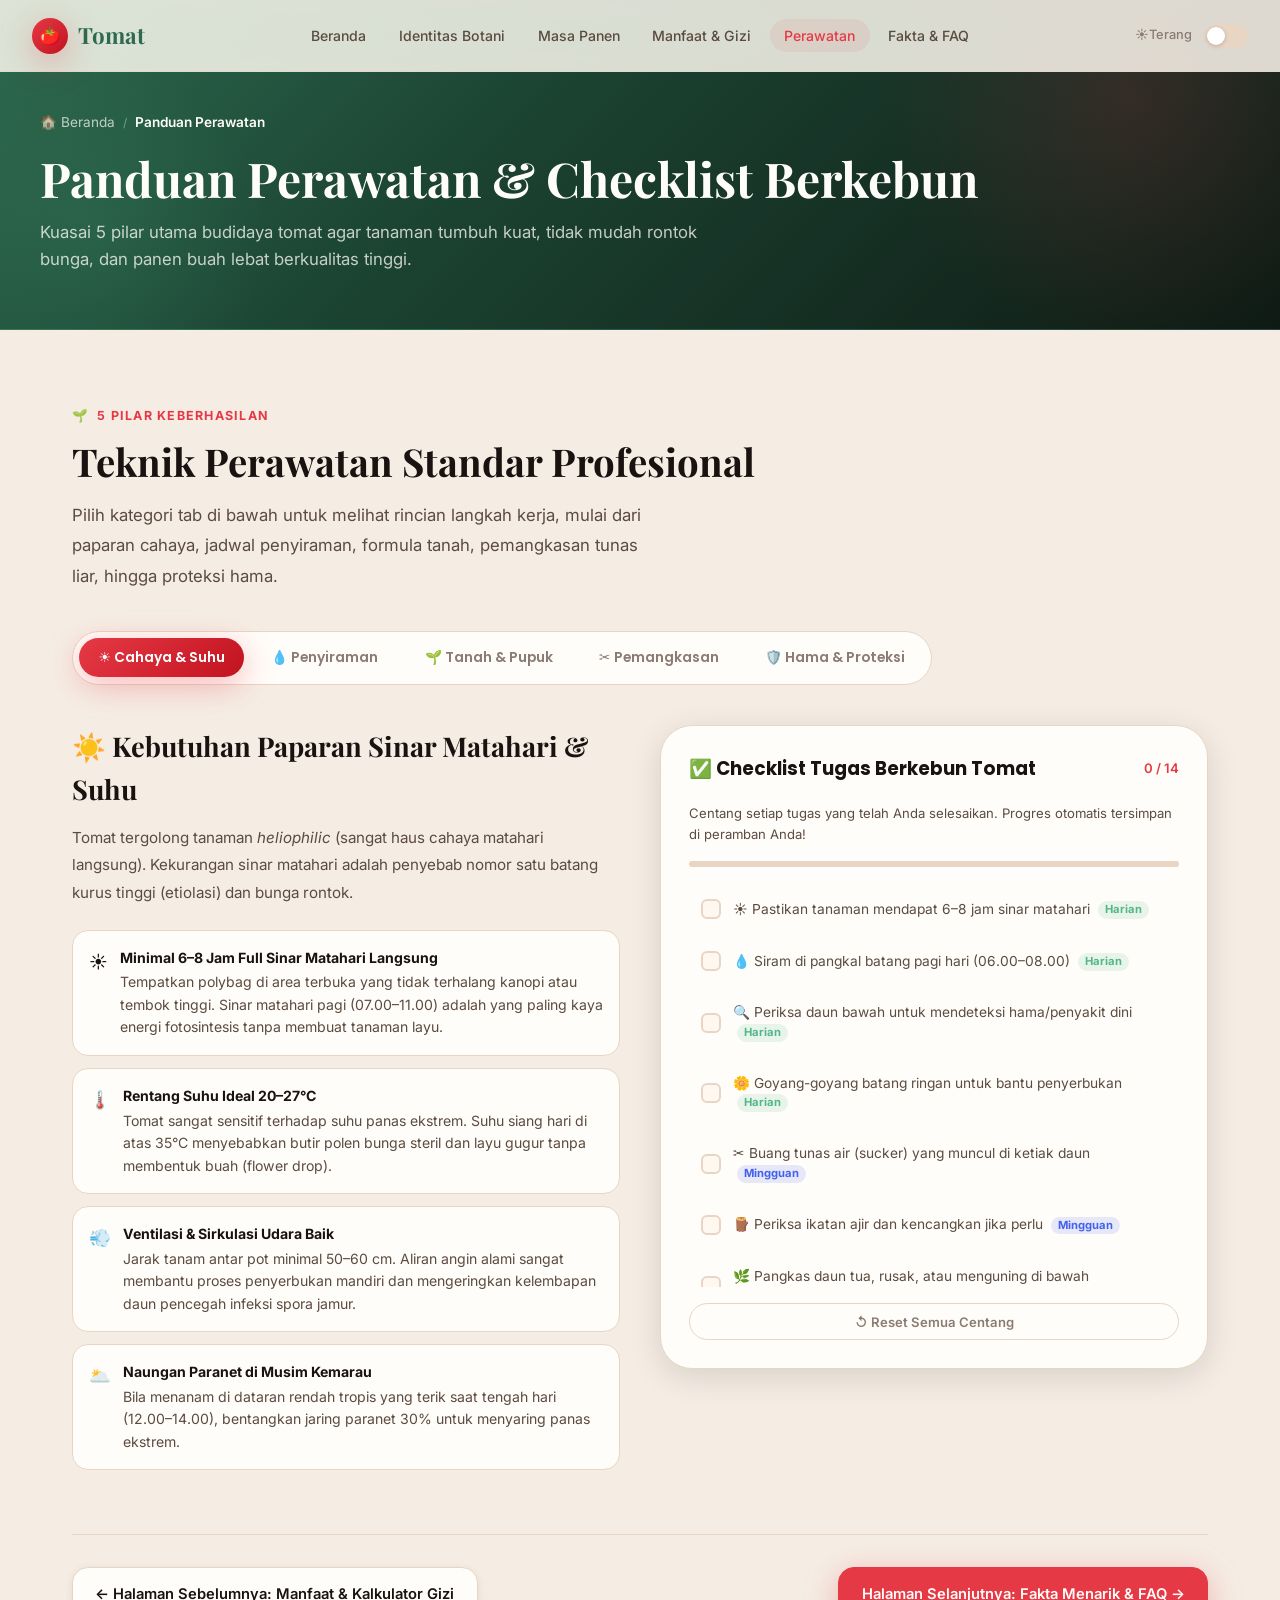
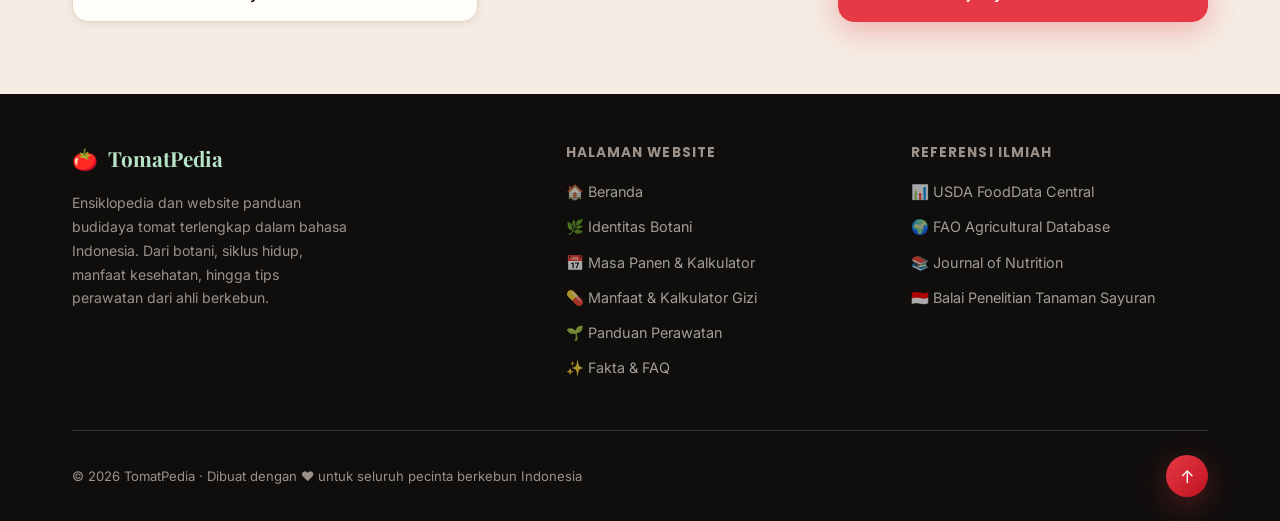
<file: perawatan.html>
<!DOCTYPE html>
<html lang="id" data-theme="light">
<head>
  <meta charset="UTF-8" />
  <meta name="viewport" content="width=device-width, initial-scale=1.0" />
  <meta name="description" content="Panduan lengkap cara merawat tanaman tomat agar berbuah lebat: kebutuhan sinar matahari, teknik siram yang benar, media tanam & pupuk NPK, pemangkasan tunas air, pengendalian hama, dan checklist berkebun harian." />
  <meta name="keywords" content="cara merawat tomat, pupuk tanaman tomat, menyiram tomat, pangkas tunas air tomat, hama kutu kebul tomat, busuk pantat buah tomat" />
  <meta property="og:title" content="Panduan Lengkap Perawatan Tanaman Tomat — TomatPedia" />
  <meta property="og:description" content="Langkah praktis merawat tanaman tomat dari bibit hingga panen lebat: tab interaktif 5 pilar dan checklist berkebun harian." />
  <meta property="og:type" content="website" />
  <title>Panduan Perawatan & Checklist Tanaman Tomat — TomatPedia</title>
  <link rel="stylesheet" href="style.css" />
  <link rel="icon" type="image/svg+xml" href="data:image/svg+xml,<svg xmlns='http://www.w3.org/2000/svg' viewBox='0 0 100 100'><text y='.9em' font-size='90'>🌱</text></svg>" />
</head>
<body>

  <!-- Scroll Progress -->
  <div id="scroll-progress" role="progressbar" aria-label="Progress membaca halaman"></div>

  <!-- Navigation -->
  <nav class="navbar" id="navbar" role="navigation" aria-label="Navigasi utama">
    <a href="index.html" class="nav-logo" aria-label="Kembali ke Beranda TomatPedia">
      <div class="nav-logo-icon" aria-hidden="true">🍅</div>
      <span>Tomat</span>
    </a>

    <ul class="nav-links" role="menubar">
      <li role="none"><a href="index.html"      role="menuitem" class="nav-link">Beranda</a></li>
      <li role="none"><a href="botani.html"     role="menuitem" class="nav-link">Identitas Botani</a></li>
      <li role="none"><a href="panen.html"      role="menuitem" class="nav-link">Masa Panen</a></li>
      <li role="none"><a href="manfaat.html"    role="menuitem" class="nav-link">Manfaat & Gizi</a></li>
      <li role="none"><a href="perawatan.html"  role="menuitem" class="nav-link active">Perawatan</a></li>
      <li role="none"><a href="fakta.html"      role="menuitem" class="nav-link">Fakta & FAQ</a></li>
    </ul>

    <div class="nav-actions">
      <span class="theme-label" id="theme-label-text">🌙 Gelap</span>
      <button
        class="theme-toggle"
        id="theme-toggle-btn"
        role="switch"
        aria-checked="false"
        aria-label="Ganti tema gelap/terang"
      ></button>
      <button class="hamburger" id="hamburger-btn" aria-label="Buka menu navigasi" aria-expanded="false" aria-controls="mobile-nav">
        <span></span><span></span><span></span>
      </button>
    </div>
  </nav>

  <!-- Mobile Nav -->
  <div id="mobile-nav" style="
    display:none;
    position:fixed;top:72px;left:0;right:0;z-index:999;
    background:var(--bg-card);
    border-bottom:1px solid var(--border-color);
    padding:1rem;
    box-shadow:var(--shadow-md);
  ">
    <ul style="display:flex;flex-direction:column;gap:0.35rem;">
      <li><a href="index.html"     class="nav-link" onclick="closeMobileNav()" style="display:block;padding:0.75rem 1rem;border-radius:12px;font-weight:600;">🏠 Beranda</a></li>
      <li><a href="botani.html"    class="nav-link" onclick="closeMobileNav()" style="display:block;padding:0.75rem 1rem;border-radius:12px;font-weight:600;">🌿 Identitas Botani</a></li>
      <li><a href="panen.html"     class="nav-link" onclick="closeMobileNav()" style="display:block;padding:0.75rem 1rem;border-radius:12px;font-weight:600;">📅 Masa Panen & Kalkulator</a></li>
      <li><a href="manfaat.html"   class="nav-link" onclick="closeMobileNav()" style="display:block;padding:0.75rem 1rem;border-radius:12px;font-weight:600;">💊 Manfaat & Kalkulator Gizi</a></li>
      <li><a href="perawatan.html" class="nav-link active" onclick="closeMobileNav()" style="display:block;padding:0.75rem 1rem;border-radius:12px;font-weight:600;background:rgba(230,57,70,0.1);color:var(--tomato-red);">🌱 Panduan Perawatan</a></li>
      <li><a href="fakta.html"     class="nav-link" onclick="closeMobileNav()" style="display:block;padding:0.75rem 1rem;border-radius:12px;font-weight:600;">✨ Fakta & FAQ</a></li>
    </ul>
  </div>

  <main>
    <!-- Page Hero Banner -->
    <header class="page-hero">
      <div class="page-hero-container">
        <nav class="breadcrumb" aria-label="Breadcrumb">
          <a href="index.html">🏠 Beranda</a>
          <span class="breadcrumb-sep">/</span>
          <span class="breadcrumb-current">Panduan Perawatan</span>
        </nav>
        <h1 class="page-hero-title">Panduan Perawatan & Checklist Berkebun</h1>
        <p class="page-hero-subtitle">
          Kuasai 5 pilar utama budidaya tomat agar tanaman tumbuh kuat, tidak mudah rontok bunga, dan panen buah lebat berkualitas tinggi.
        </p>
      </div>
    </header>

    <!-- Main Content -->
    <section class="perawatan-section" style="padding: 4.5rem 0;">
      <div class="container">
        <div class="reveal">
          <p class="section-label"><span>🌱</span> 5 Pilar Keberhasilan</p>
          <h2 class="section-title">Teknik Perawatan Standar Profesional</h2>
          <p class="section-desc">
            Pilih kategori tab di bawah untuk melihat rincian langkah kerja, mulai dari paparan cahaya, jadwal penyiraman, formula tanah, pemangkasan tunas liar, hingga proteksi hama.
          </p>
        </div>

        <!-- Tab Buttons -->
        <div class="perawatan-tabs" role="tablist" aria-label="Kategori pilar perawatan tomat">
          <button class="tab-btn active" id="tab-cahaya"   role="tab" aria-selected="true"  aria-controls="panel-cahaya"   onclick="switchTab('cahaya')">☀️ Cahaya & Suhu</button>
          <button class="tab-btn"        id="tab-air"      role="tab" aria-selected="false" aria-controls="panel-air"       onclick="switchTab('air')">💧 Penyiraman</button>
          <button class="tab-btn"        id="tab-tanah"    role="tab" aria-selected="false" aria-controls="panel-tanah"     onclick="switchTab('tanah')">🌱 Tanah & Pupuk</button>
          <button class="tab-btn"        id="tab-pangkas"  role="tab" aria-selected="false" aria-controls="panel-pangkas"   onclick="switchTab('pangkas')">✂️ Pemangkasan</button>
          <button class="tab-btn"        id="tab-hama"     role="tab" aria-selected="false" aria-controls="panel-hama"      onclick="switchTab('hama')">🛡️ Hama & Proteksi</button>
        </div>

        <!-- Tab Panels + Checklist -->
        <div class="perawatan-content">
          <!-- LEFT: Info Panel -->
          <div id="tab-panels">

            <!-- Panel: Cahaya -->
            <div class="tab-panel active" id="panel-cahaya" role="tabpanel" aria-labelledby="tab-cahaya">
              <div class="perawatan-info">
                <h3>☀️ Kebutuhan Paparan Sinar Matahari & Suhu</h3>
                <p>Tomat tergolong tanaman <em>heliophilic</em> (sangat haus cahaya matahari langsung). Kekurangan sinar matahari adalah penyebab nomor satu batang kurus tinggi (etiolasi) dan bunga rontok.</p>
                <div class="tips-list">
                  <div class="tip-item">
                    <span class="tip-icon">☀️</span>
                    <div class="tip-text">
                      <strong>Minimal 6–8 Jam Full Sinar Matahari Langsung</strong>
                      Tempatkan polybag di area terbuka yang tidak terhalang kanopi atau tembok tinggi. Sinar matahari pagi (07.00–11.00) adalah yang paling kaya energi fotosintesis tanpa membuat tanaman layu.
                    </div>
                  </div>
                  <div class="tip-item">
                    <span class="tip-icon">🌡️</span>
                    <div class="tip-text">
                      <strong>Rentang Suhu Ideal 20–27°C</strong>
                      Tomat sangat sensitif terhadap suhu panas ekstrem. Suhu siang hari di atas 35°C menyebabkan butir polen bunga steril dan layu gugur tanpa membentuk buah (flower drop).
                    </div>
                  </div>
                  <div class="tip-item">
                    <span class="tip-icon">💨</span>
                    <div class="tip-text">
                      <strong>Ventilasi & Sirkulasi Udara Baik</strong>
                      Jarak tanam antar pot minimal 50–60 cm. Aliran angin alami sangat membantu proses penyerbukan mandiri dan mengeringkan kelembapan daun pencegah infeksi spora jamur.
                    </div>
                  </div>
                  <div class="tip-item">
                    <span class="tip-icon">🌥️</span>
                    <div class="tip-text">
                      <strong>Naungan Paranet di Musim Kemarau</strong>
                      Bila menanam di dataran rendah tropis yang terik saat tengah hari (12.00–14.00), bentangkan jaring paranet 30% untuk menyaring panas ekstrem.
                    </div>
                  </div>
                </div>
              </div>
            </div>

            <!-- Panel: Air -->
            <div class="tab-panel" id="panel-air" role="tabpanel" aria-labelledby="tab-air">
              <div class="perawatan-info">
                <h3>💧 Pola & Teknik Penyiraman yang Benar</h3>
                <p>Kunci sukses tomat adalah konsistensi kelembapan tanah. Siklus terlalu kering yang disusul banjir penyiraman mendadak merupakan pemicu utama buah tomat retak (cracking) dan penyakit busuk pantat buah.</p>
                <div class="tips-list">
                  <div class="tip-item">
                    <span class="tip-icon">⏰</span>
                    <div class="tip-text">
                      <strong>Pagi Hari Pukul 06.00–08.00</strong>
                      Waktu penyiraman terbaik adalah pagi hari. Tanaman memiliki pasokan air cukup sebelum terik siang dan permukaan daun sempat mengering sempurna.
                    </div>
                  </div>
                  <div class="tip-item">
                    <span class="tip-icon">🌊</span>
                    <div class="tip-text">
                      <strong>Siram di Pangkal Batang, BUKAN Daun</strong>
                      Arahkan ujung semprotan langsung ke zona perakaran media tanam. Membasahi dedaunan secara rutin adalah penyebab utama berkembangnya jamur busuk daun <em>Phytophthora infestans</em>.
                    </div>
                  </div>
                  <div class="tip-item">
                    <span class="tip-icon">🤏</span>
                    <div class="tip-text">
                      <strong>Cek Kelembapan Jari (Finger Test)</strong>
                      Tusukkan jari telunjuk sedalam 3–4 cm ke dalam tanah. Bila media masih terasa dingin dan lembap basah, jangan siram. Bila mulai mengering remah, segera lakukan penyiraman perlahan.
                    </div>
                  </div>
                  <div class="tip-item">
                    <span class="tip-icon">🪣</span>
                    <div class="tip-text">
                      <strong>Volume Air Konsisten</strong>
                      Tomat dewasa dengan buah lebat membutuhkan 2–3 liter air per hari saat cuaca panas. Pasang mulsa jerami atau sekam mentah setebal 5 cm di atas tanah untuk menjaga kelembapan stabil.
                    </div>
                  </div>
                </div>
              </div>
            </div>

            <!-- Panel: Tanah -->
            <div class="tab-panel" id="panel-tanah" role="tabpanel" aria-labelledby="tab-tanah">
              <div class="perawatan-info">
                <h3>🌱 Komposisi Media Tanam & Pola Pemupukan</h3>
                <p>Akar tomat menyukai media yang gembur (porus), kaya humus organik, tidak menggenang, serta memiliki tingkat keasaman ideal.</p>
                <div class="tips-list">
                  <div class="tip-item">
                    <span class="tip-icon">⚗️</span>
                    <div class="tip-text">
                      <strong>Derajat Keasaman Tanah (pH 6.0–6.8)</strong>
                      Tomat tidak dapat menyerap unsur hara secara optimal bila tanah terlalu asam (pH &lt; 5.5). Berikan kapur dolomit 1 sendok makan per pot sebelum tanam untuk menstabilkan pH dan menyuplai kalsium.
                    </div>
                  </div>
                  <div class="tip-item">
                    <span class="tip-icon">🌿</span>
                    <div class="tip-text">
                      <strong>Formula Media Tanam Pot Terbaik</strong>
                      Gunakan perbandingan 2 bagian tanah gembur kebun : 1 bagian kompos matang/kascing : 1 bagian sekam bakar : 1 bagian cocopeat. Pastikan lubang drainase pot berfungsi lancar.
                    </div>
                  </div>
                  <div class="tip-item">
                    <span class="tip-icon">🧪</span>
                    <div class="tip-text">
                      <strong>Jadwal Pemupukan Fase Vegetatif vs Generatif</strong>
                      Hari 14–35 (Vegetatif): Berikan pupuk tinggi N (NPK 16-16-16 seminggu sekali 1 sendok teh larut 1 liter air). Hari 35+ (Bunga & Buah): Beralih ke pupuk tinggi P dan K (MKP atau NPK buah 6-20-30).
                    </div>
                  </div>
                  <div class="tip-item">
                    <span class="tip-icon">🌾</span>
                    <div class="tip-text">
                      <strong>Pentingnya Kalsium Mencegah Pantat Hitam</strong>
                      Tambahkan kalsium nitrat atau semprotan kalsium cair daun seminggu sekali saat buah seukuran kelereng untuk menjamin kulit buah elastis dan tidak membusuk di ujung bawah.
                    </div>
                  </div>
                </div>
              </div>
            </div>

            <!-- Panel: Pangkas -->
            <div class="tab-panel" id="panel-pangkas" role="tabpanel" aria-labelledby="tab-pangkas">
              <div class="perawatan-info">
                <h3>✂️ Pemangkasan Tunas Liar & Pemasangan Ajir Penyangga</h3>
                <p>Membiarkan seluruh tunas tomat tumbuh bebas akan menghasilkan rimbun daun namun buah kerdil. Pemangkasan terarah menyalurkan seluruh nutrisi tanaman langsung ke pembesaran buah.</p>
                <div class="tips-list">
                  <div class="tip-item">
                    <span class="tip-icon">🌿</span>
                    <div class="tip-text">
                      <strong>Buang Tunas Air (Suckers / Wiwil)</strong>
                      Tunas air adalah tunas liar yang muncul di sudut antara batang utama dan tangkai daun. Patahkan menggunakan jari tangan bersih saat panjangnya masih di bawah 5 cm agar luka cepat kering.
                    </div>
                  </div>
                  <div class="tip-item">
                    <span class="tip-icon">🪵</span>
                    <div class="tip-text">
                      <strong>Pemasangan Ajir Bambu / Tiang Penopang</strong>
                      Tancapkan ajir setinggi 1.5–2 meter sedini mungkin (saat bibit baru berumur 2 minggu) agar tidak melukai akar di kemudian hari. Ikat longgar batang ke ajir dengan tali kain atau rafia berbentuk angka 8.
                    </div>
                  </div>
                  <div class="tip-item">
                    <span class="tip-icon">✂️</span>
                    <div class="tip-text">
                      <strong>Pangkas Daun Bagian Bawah Tanah</strong>
                      Potong seluruh daun tua yang berada di 30 cm terbawah tanaman. Daun yang menyentuh tanah menjadi jembatan penularan spora jamur dari percikan air tanah.
                    </div>
                  </div>
                  <div class="tip-item">
                    <span class="tip-icon">🍅</span>
                    <div class="tip-text">
                      <strong>Topping (Pemangkasan Pucuk Atas)</strong>
                      Saat tanaman sudah memiliki 5–6 tandan buah yang sedang berkembang, pangkas pucuk titik tumbuh teratas. Ini mematangkan seluruh buah sekaligus dengan bobot maksimal.
                    </div>
                  </div>
                </div>
              </div>
            </div>

            <!-- Panel: Hama -->
            <div class="tab-panel" id="panel-hama" role="tabpanel" aria-labelledby="tab-hama">
              <div class="perawatan-info">
                <h3>🛡️ Pengendalian Hama & Pencegahan Penyakit</h3>
                <p>Periksa kebun Anda minimal seminggu 2 kali. Deteksi dini hama merupakan 90% kunci keberhasilan panen tanpa pestisida kimia berbahaya.</p>
                <div class="tips-list">
                  <div class="tip-item">
                    <span class="tip-icon">🦟</span>
                    <div class="tip-text">
                      <strong>Kutu Kebul & Kutu Daun (Afid)</strong>
                      Hama serangga kecil putih/kuning di bawah daun yang menghisap nutrisi dan menularkan virus kuning (Gemini virus). Kendalikan dengan semprotan larutan minyak mimba (neem oil) dan sabun cuci piring lembut.
                    </div>
                  </div>
                  <div class="tip-item">
                    <span class="tip-icon">🐛</span>
                    <div class="tip-text">
                      <strong>Ulat Penggerek Buah (Helicoverpa armigera)</strong>
                      Melubangi buah tomat dari dalam dan membusukkannya. Pasang perangkap lem kuning dan gunakan semprotan bakteri hayati Bacillus thuringiensis (Bt) yang aman bagi manusia.
                    </div>
                  </div>
                  <div class="tip-item">
                    <span class="tip-icon">🟤</span>
                    <div class="tip-text">
                      <strong>Busuk Ujung Buah (Blossom End Rot)</strong>
                      Bintik hitam cekung di bagian bawah pantat buah. Ini bukan penyakit menular, melainkan tanda tanaman kekurangan kalsium akibat penyiraman yang tidak teratur.
                    </div>
                  </div>
                  <div class="tip-item">
                    <span class="tip-icon">🍄</span>
                    <div class="tip-text">
                      <strong>Bercak Daun & Hawar Jamur (Alternaria / Phytophthora)</strong>
                      Bercak konsentris coklat kehitaman di daun tua yang menyebar ke atas saat musim hujan. Pangkas daun sakit, bakar, dan semprot fungisida tembaga atau ekstrak kunyit jahe.
                    </div>
                  </div>
                </div>
              </div>
            </div>
          </div>

          <!-- RIGHT: Interactive Checklist -->
          <div>
            <div class="checklist-card" id="checklist-card">
              <div class="checklist-header">
                <h3 class="checklist-title" style="font-size:1.15rem;">✅ Checklist Tugas Berkebun Tomat</h3>
                <span class="checklist-progress-text" id="checklist-progress-text">0 / 14</span>
              </div>
              <p style="font-size:0.82rem;color:var(--txt-secondary);margin-bottom:1rem;">
                Centang setiap tugas yang telah Anda selesaikan. Progres otomatis tersimpan di peramban Anda!
              </p>
              <div class="checklist-progress-bar">
                <div class="checklist-progress-fill" id="checklist-progress-fill" style="width:0%"></div>
              </div>
              <div class="checklist-items" id="checklist-items" role="list" aria-label="Daftar centang tugas perawatan tanaman tomat">
                <!-- Items dynamically injected by script.js -->
              </div>
              <button class="btn-reset-checklist" id="btn-reset" onclick="resetChecklist()" aria-label="Reset seluruh checklist">↺ Reset Semua Centang</button>
            </div>
          </div>
        </div>

        <!-- Next / Previous Page Navigation -->
        <div class="page-nav-bar reveal">
          <a href="manfaat.html" class="page-nav-link">
            ← Halaman Sebelumnya: Manfaat & Kalkulator Gizi
          </a>
          <a href="fakta.html" class="page-nav-link next">
            Halaman Selanjutnya: Fakta Menarik & FAQ →
          </a>
        </div>
      </div>
    </section>
  </main>

  <!-- Footer -->
  <footer class="footer" role="contentinfo">
    <div class="container">
      <div class="footer-content">
        <div>
          <div class="footer-brand">
            <span>🍅</span> TomatPedia
          </div>
          <p class="footer-tagline">
            Ensiklopedia dan website panduan budidaya tomat terlengkap dalam bahasa Indonesia.
            Dari botani, siklus hidup, manfaat kesehatan, hingga tips perawatan dari ahli berkebun.
          </p>
        </div>
        <div>
          <h4 class="footer-heading">Halaman Website</h4>
          <ul class="footer-links">
            <li><a href="index.html">🏠 Beranda</a></li>
            <li><a href="botani.html">🌿 Identitas Botani</a></li>
            <li><a href="panen.html">📅 Masa Panen & Kalkulator</a></li>
            <li><a href="manfaat.html">💊 Manfaat & Kalkulator Gizi</a></li>
            <li><a href="perawatan.html">🌱 Panduan Perawatan</a></li>
            <li><a href="fakta.html">✨ Fakta & FAQ</a></li>
          </ul>
        </div>
        <div>
          <h4 class="footer-heading">Referensi Ilmiah</h4>
          <ul class="footer-links">
            <li><a href="https://fdc.nal.usda.gov/" target="_blank" rel="noopener">📊 USDA FoodData Central</a></li>
            <li><a href="https://www.fao.org/" target="_blank" rel="noopener">🌍 FAO Agricultural Database</a></li>
            <li><a href="https://academic.oup.com/jn" target="_blank" rel="noopener">📚 Journal of Nutrition</a></li>
            <li><a href="https://balitsa.litbang.pertanian.go.id/" target="_blank" rel="noopener">🇮🇩 Balai Penelitian Tanaman Sayuran</a></li>
          </ul>
        </div>
      </div>

      <div class="footer-divider"></div>

      <div class="footer-bottom">
        <p class="footer-copy">
          © 2026 TomatPedia · Dibuat dengan ❤️ untuk seluruh pecinta berkebun Indonesia
        </p>
        <button class="btn-top" onclick="window.scrollTo({top:0, behavior:'smooth'})" aria-label="Kembali ke atas">↑</button>
      </div>
    </div>
  </footer>

  <script src="script.js"></script>
</body>
</html>
</file>
<file: style.css>
/* ============================================================
   TOMAT LANDING PAGE - style.css
   Design System: Tomato Red × Leaf Green × Warm Cream
   ============================================================ */

/* ---- Google Fonts ---- */
@import url('https://fonts.googleapis.com/css2?family=Playfair+Display:ital,wght@0,400;0,600;0,700;1,400&family=Inter:wght@300;400;500;600;700&family=Poppins:wght@300;400;500;600;700&display=swap');

/* ============================================================
   DESIGN TOKENS
   ============================================================ */
:root {
  /* Tomato Color Palette */
  --tomato-red:        #E63946;
  --tomato-dark-red:   #C1121F;
  --tomato-light-red:  #FF6B7A;
  --tomato-orange:     #F4845F;

  /* Leaf Green Palette */
  --leaf-green:        #2D6A4F;
  --leaf-light:        #52B788;
  --leaf-mint:         #B7E4C7;
  --leaf-pale:         #D8F3DC;

  /* Neutrals */
  --cream:             #FFF8F0;
  --warm-white:        #FFFDF9;
  --warm-gray:         #F5EDE4;
  --border-warm:       #E8D5C4;

  /* Dark Theme */
  --dark-bg:           #0F0E0D;
  --dark-card:         #1E1C1A;
  --dark-card-2:       #2A2725;
  --dark-border:       #3A3633;
  --dark-text:         #F0EAE2;
  --dark-text-muted:   #9B9188;

  /* Text */
  --text-primary:      #1A1210;
  --text-secondary:    #5C4B40;
  --text-muted:        #8B7B72;

  /* Gradients */
  --grad-hero:         linear-gradient(135deg, #2D6A4F 0%, #1B4332 40%, #0F1A14 100%);
  --grad-tomato:       linear-gradient(135deg, #E63946 0%, #C1121F 100%);
  --grad-card:         linear-gradient(135deg, rgba(255,255,255,0.08) 0%, rgba(255,255,255,0.02) 100%);
  --grad-section:      linear-gradient(180deg, #FFF8F0 0%, #FFFDF9 100%);

  /* Shadows */
  --shadow-sm:         0 2px 8px rgba(0,0,0,0.08);
  --shadow-md:         0 8px 32px rgba(0,0,0,0.12);
  --shadow-lg:         0 20px 60px rgba(0,0,0,0.18);
  --shadow-tomato:     0 8px 32px rgba(230,57,70,0.35);
  --shadow-green:      0 8px 32px rgba(45,106,79,0.25);

  /* Typography */
  --font-display:      'Playfair Display', Georgia, serif;
  --font-body:         'Inter', system-ui, sans-serif;
  --font-accent:       'Poppins', system-ui, sans-serif;

  /* Sizing */
  --radius-sm:         8px;
  --radius-md:         16px;
  --radius-lg:         24px;
  --radius-xl:         32px;
  --radius-full:       9999px;

  /* Transitions */
  --transition:        all 0.3s cubic-bezier(0.4, 0, 0.2, 1);
  --transition-slow:   all 0.6s cubic-bezier(0.4, 0, 0.2, 1);

  /* Active theme (Light Mode default) */
  --bg-page:           var(--cream);
  --bg-card:           var(--warm-white);
  --bg-card-2:         var(--warm-gray);
  --border-color:      var(--border-warm);
  --txt-primary:       var(--text-primary);
  --txt-secondary:     var(--text-secondary);
  --txt-muted:         var(--text-muted);
}

/* ============================================================
   DARK MODE THEME
   ============================================================ */
[data-theme="dark"] {
  --bg-page:           var(--dark-bg);
  --bg-card:           var(--dark-card);
  --bg-card-2:         var(--dark-card-2);
  --border-color:      var(--dark-border);
  --txt-primary:       var(--dark-text);
  --txt-secondary:     #C4B9AD;
  --txt-muted:         var(--dark-text-muted);
  --grad-section:      linear-gradient(180deg, #0F0E0D 0%, #1A1816 100%);
  --shadow-sm:         0 2px 8px rgba(0,0,0,0.3);
  --shadow-md:         0 8px 32px rgba(0,0,0,0.4);
}

/* ============================================================
   RESET & BASE
   ============================================================ */
*, *::before, *::after {
  box-sizing: border-box;
  margin: 0;
  padding: 0;
}

html {
  scroll-behavior: smooth;
  font-size: 16px;
}

body {
  font-family: var(--font-body);
  background-color: var(--bg-page);
  color: var(--txt-primary);
  line-height: 1.6;
  transition: background-color 0.4s ease, color 0.4s ease;
  overflow-x: hidden;
}

img { max-width: 100%; height: auto; display: block; }
a  { text-decoration: none; color: inherit; }
ul { list-style: none; }
button { cursor: pointer; border: none; background: none; font-family: inherit; }

/* ============================================================
   SCROLL PROGRESS BAR
   ============================================================ */
#scroll-progress {
  position: fixed;
  top: 0; left: 0;
  height: 3px;
  width: 0%;
  background: linear-gradient(90deg, var(--leaf-green), var(--tomato-red), var(--tomato-orange));
  z-index: 9999;
  transition: width 0.1s linear;
}

/* ============================================================
   NAVIGATION
   ============================================================ */
.navbar {
  position: fixed;
  top: 0; left: 0; right: 0;
  z-index: 1000;
  padding: 0 2rem;
  height: 72px;
  display: flex;
  align-items: center;
  justify-content: space-between;
  backdrop-filter: blur(20px) saturate(180%);
  -webkit-backdrop-filter: blur(20px) saturate(180%);
  background: rgba(255, 248, 240, 0.85);
  border-bottom: 1px solid rgba(232, 213, 196, 0.5);
  transition: var(--transition);
}

[data-theme="dark"] .navbar {
  background: rgba(15, 14, 13, 0.88);
  border-bottom-color: rgba(58, 54, 51, 0.5);
}

.navbar.scrolled {
  box-shadow: var(--shadow-md);
}

.nav-logo {
  display: flex;
  align-items: center;
  gap: 10px;
  font-family: var(--font-display);
  font-weight: 700;
  font-size: 1.4rem;
  color: var(--leaf-green);
}

[data-theme="dark"] .nav-logo { color: var(--leaf-mint); }

.nav-logo-icon {
  width: 36px; height: 36px;
  background: var(--grad-tomato);
  border-radius: 50%;
  display: flex; align-items: center; justify-content: center;
  font-size: 1.1rem;
  box-shadow: var(--shadow-tomato);
  animation: logoPulse 3s ease-in-out infinite;
}

@keyframes logoPulse {
  0%, 100% { transform: scale(1); }
  50%       { transform: scale(1.08); }
}

.nav-links {
  display: flex;
  align-items: center;
  gap: 0.25rem;
}

.nav-links a {
  padding: 0.5rem 0.9rem;
  font-size: 0.88rem;
  font-weight: 500;
  color: var(--txt-secondary);
  border-radius: var(--radius-full);
  transition: var(--transition);
  position: relative;
}

.nav-links a:hover,
.nav-links a.active {
  color: var(--tomato-red);
  background: rgba(230, 57, 70, 0.08);
}

.nav-actions {
  display: flex;
  align-items: center;
  gap: 0.75rem;
}

/* Theme Toggle */
.theme-toggle {
  width: 44px; height: 24px;
  background: var(--border-color);
  border-radius: var(--radius-full);
  position: relative;
  transition: var(--transition);
  cursor: pointer;
}

.theme-toggle::after {
  content: '';
  position: absolute;
  top: 3px; left: 3px;
  width: 18px; height: 18px;
  background: white;
  border-radius: 50%;
  transition: var(--transition);
  box-shadow: 0 1px 4px rgba(0,0,0,0.2);
}

[data-theme="dark"] .theme-toggle {
  background: var(--leaf-green);
}

[data-theme="dark"] .theme-toggle::after {
  transform: translateX(20px);
}

.theme-label {
  font-size: 0.8rem;
  color: var(--txt-muted);
  font-weight: 500;
}

/* Hamburger */
.hamburger {
  display: none;
  flex-direction: column;
  gap: 5px;
  padding: 8px;
}

.hamburger span {
  display: block;
  width: 22px; height: 2px;
  background: var(--txt-primary);
  border-radius: 2px;
  transition: var(--transition);
}

/* ============================================================
   HERO SECTION
   ============================================================ */
.hero {
  min-height: 100vh;
  background: var(--grad-hero);
  position: relative;
  display: flex;
  align-items: center;
  overflow: hidden;
  padding-top: 72px;
}

/* Background animated circles */
.hero::before {
  content: '';
  position: absolute;
  width: 700px; height: 700px;
  background: radial-gradient(circle, rgba(230,57,70,0.18) 0%, transparent 70%);
  top: -200px; right: -200px;
  border-radius: 50%;
  animation: heroGlow 8s ease-in-out infinite alternate;
}

.hero::after {
  content: '';
  position: absolute;
  width: 400px; height: 400px;
  background: radial-gradient(circle, rgba(82,183,136,0.15) 0%, transparent 70%);
  bottom: -100px; left: -100px;
  border-radius: 50%;
  animation: heroGlow 10s ease-in-out infinite alternate-reverse;
}

@keyframes heroGlow {
  0%   { transform: scale(1) translate(0, 0); opacity: 0.6; }
  100% { transform: scale(1.2) translate(20px, -20px); opacity: 1; }
}

.hero-container {
  max-width: 1200px;
  margin: 0 auto;
  padding: 5rem 2rem;
  display: grid;
  grid-template-columns: 1fr 1fr;
  gap: 4rem;
  align-items: center;
  position: relative;
  z-index: 1;
}

.hero-badge {
  display: inline-flex;
  align-items: center;
  gap: 8px;
  background: rgba(82,183,136,0.2);
  border: 1px solid rgba(82,183,136,0.4);
  border-radius: var(--radius-full);
  padding: 6px 16px;
  font-size: 0.8rem;
  font-weight: 600;
  color: var(--leaf-mint);
  letter-spacing: 0.05em;
  text-transform: uppercase;
  margin-bottom: 1.5rem;
  backdrop-filter: blur(8px);
  animation: fadeInDown 0.8s ease both;
}

@keyframes fadeInDown {
  from { opacity: 0; transform: translateY(-20px); }
  to   { opacity: 1; transform: translateY(0); }
}

.hero-title {
  font-family: var(--font-display);
  font-size: clamp(2.4rem, 4.5vw, 3.8rem);
  font-weight: 700;
  color: #FFFDF9;
  line-height: 1.15;
  margin-bottom: 1rem;
  animation: fadeInUp 0.8s ease 0.1s both;
}

.hero-title .highlight {
  background: linear-gradient(135deg, #FF6B7A, #F4845F);
  -webkit-background-clip: text;
  -webkit-text-fill-color: transparent;
  background-clip: text;
}

.hero-subtitle {
  font-size: 1.05rem;
  color: rgba(255,253,249,0.7);
  margin-bottom: 0.6rem;
  font-style: italic;
  font-family: var(--font-display);
  animation: fadeInUp 0.8s ease 0.15s both;
}

.hero-description {
  font-size: 1rem;
  color: rgba(255,253,249,0.65);
  line-height: 1.75;
  margin-bottom: 2.5rem;
  max-width: 520px;
  animation: fadeInUp 0.8s ease 0.2s both;
}

@keyframes fadeInUp {
  from { opacity: 0; transform: translateY(30px); }
  to   { opacity: 1; transform: translateY(0); }
}

.hero-stats {
  display: flex;
  gap: 1.5rem;
  flex-wrap: wrap;
  animation: fadeInUp 0.8s ease 0.3s both;
}

.stat-card {
  background: rgba(255,255,255,0.07);
  border: 1px solid rgba(255,255,255,0.12);
  border-radius: var(--radius-md);
  padding: 1rem 1.25rem;
  backdrop-filter: blur(10px);
  text-align: center;
  transition: var(--transition);
  cursor: default;
}

.stat-card:hover {
  background: rgba(255,255,255,0.12);
  transform: translateY(-4px);
  box-shadow: 0 12px 40px rgba(0,0,0,0.3);
}

.stat-number {
  font-family: var(--font-accent);
  font-size: 1.6rem;
  font-weight: 700;
  color: #FFFDF9;
  display: block;
}

.stat-label {
  font-size: 0.75rem;
  color: rgba(255,253,249,0.6);
  margin-top: 2px;
}

/* Hero visual side */
.hero-visual {
  display: flex;
  justify-content: center;
  align-items: center;
  animation: fadeInUp 0.8s ease 0.4s both;
  position: relative;
}

.hero-image-wrap {
  width: 480px;
  height: 380px;
  border-radius: var(--radius-xl);
  overflow: hidden;
  position: relative;
  box-shadow: 0 30px 80px rgba(0,0,0,0.5), 0 0 0 1px rgba(255,255,255,0.08);
}

.hero-image-wrap img {
  width: 100%; height: 100%;
  object-fit: cover;
  transition: transform 0.8s ease;
}

.hero-image-wrap:hover img { transform: scale(1.04); }

.hero-image-placeholder {
  width: 100%; height: 100%;
  background: linear-gradient(135deg, #1B4332 0%, #2D6A4F 40%, #C1121F 100%);
  display: flex;
  flex-direction: column;
  align-items: center;
  justify-content: center;
  font-size: 6rem;
  gap: 0.5rem;
}

.hero-image-placeholder span {
  font-size: 1rem;
  color: rgba(255,255,255,0.6);
  font-family: var(--font-display);
  font-style: italic;
}

/* floating badges on hero image */
.floating-badge {
  position: absolute;
  background: rgba(255,255,255,0.1);
  border: 1px solid rgba(255,255,255,0.2);
  backdrop-filter: blur(12px);
  border-radius: var(--radius-md);
  padding: 0.6rem 1rem;
  font-size: 0.82rem;
  font-weight: 600;
  color: #FFFDF9;
  animation: float 4s ease-in-out infinite;
}

.floating-badge-1 {
  top: 1rem; left: -1.5rem;
  animation-delay: 0s;
}

.floating-badge-2 {
  bottom: 2rem; right: -1.5rem;
  animation-delay: 1.5s;
}

.floating-badge-3 {
  top: 40%; right: -2rem;
  animation-delay: 0.8s;
}

@keyframes float {
  0%, 100% { transform: translateY(0); }
  50%       { transform: translateY(-10px); }
}

/* ============================================================
   SECTION COMMONS
   ============================================================ */
section {
  padding: 5rem 0;
}

.container {
  max-width: 1200px;
  margin: 0 auto;
  padding: 0 2rem;
}

.section-label {
  display: inline-flex;
  align-items: center;
  gap: 8px;
  font-size: 0.78rem;
  font-weight: 700;
  letter-spacing: 0.1em;
  text-transform: uppercase;
  color: var(--tomato-red);
  margin-bottom: 0.75rem;
}

.section-title {
  font-family: var(--font-display);
  font-size: clamp(1.9rem, 3vw, 2.8rem);
  font-weight: 700;
  color: var(--txt-primary);
  line-height: 1.2;
  margin-bottom: 1rem;
}

.section-desc {
  font-size: 1.05rem;
  color: var(--txt-secondary);
  max-width: 580px;
  line-height: 1.8;
}

/* ============================================================
   BOTANI SECTION
   ============================================================ */
.botani-section {
  background: var(--grad-section);
}

.botani-grid {
  display: grid;
  grid-template-columns: 1fr 1fr;
  gap: 4rem;
  align-items: start;
  margin-top: 3rem;
}

/* Taxonomy Card */
.taxonomy-card {
  background: var(--bg-card);
  border: 1px solid var(--border-color);
  border-radius: var(--radius-xl);
  padding: 2rem;
  box-shadow: var(--shadow-md);
  position: relative;
  overflow: hidden;
}

.taxonomy-card::before {
  content: '';
  position: absolute;
  top: 0; left: 0; right: 0;
  height: 4px;
  background: linear-gradient(90deg, var(--leaf-green), var(--leaf-light));
}

.taxonomy-title {
  font-family: var(--font-accent);
  font-size: 1rem;
  font-weight: 700;
  color: var(--leaf-green);
  margin-bottom: 1.5rem;
  display: flex;
  align-items: center;
  gap: 8px;
}

[data-theme="dark"] .taxonomy-title { color: var(--leaf-mint); }

.taxonomy-row {
  display: flex;
  justify-content: space-between;
  align-items: center;
  padding: 0.85rem 0;
  border-bottom: 1px solid var(--border-color);
}

.taxonomy-row:last-child { border-bottom: none; }

.taxonomy-key {
  font-size: 0.85rem;
  color: var(--txt-muted);
  font-weight: 500;
  flex: 0 0 120px;
}

.taxonomy-val {
  font-size: 0.95rem;
  color: var(--txt-primary);
  font-weight: 600;
  text-align: right;
}

.taxonomy-val em {
  color: var(--tomato-red);
  font-style: italic;
}

/* Morphology Grid */
.morph-grid {
  display: grid;
  grid-template-columns: 1fr 1fr;
  gap: 1rem;
}

.morph-card {
  background: var(--bg-card);
  border: 1px solid var(--border-color);
  border-radius: var(--radius-lg);
  padding: 1.25rem;
  box-shadow: var(--shadow-sm);
  transition: var(--transition);
}

.morph-card:hover {
  transform: translateY(-4px);
  box-shadow: var(--shadow-md);
  border-color: var(--leaf-light);
}

.morph-icon {
  font-size: 1.8rem;
  margin-bottom: 0.6rem;
}

.morph-card h4 {
  font-size: 0.88rem;
  font-weight: 700;
  color: var(--leaf-green);
  margin-bottom: 0.4rem;
}

[data-theme="dark"] .morph-card h4 { color: var(--leaf-light); }

.morph-card p {
  font-size: 0.82rem;
  color: var(--txt-secondary);
  line-height: 1.6;
}

/* Varietas section */
.varietas-section {
  margin-top: 4rem;
}

.varietas-grid {
  display: grid;
  grid-template-columns: repeat(4, 1fr);
  gap: 1.25rem;
  margin-top: 2rem;
}

.varietas-card {
  background: var(--bg-card);
  border: 1px solid var(--border-color);
  border-radius: var(--radius-lg);
  padding: 1.5rem;
  text-align: center;
  box-shadow: var(--shadow-sm);
  transition: var(--transition);
  cursor: default;
}

.varietas-card:hover {
  transform: translateY(-6px);
  box-shadow: var(--shadow-tomato);
  border-color: var(--tomato-light-red);
}

.varietas-emoji {
  font-size: 2.5rem;
  margin-bottom: 0.75rem;
}

.varietas-name {
  font-family: var(--font-accent);
  font-size: 0.95rem;
  font-weight: 700;
  color: var(--txt-primary);
  margin-bottom: 0.4rem;
}

.varietas-desc {
  font-size: 0.78rem;
  color: var(--txt-muted);
  line-height: 1.5;
}

.varietas-tag {
  display: inline-block;
  margin-top: 0.7rem;
  padding: 3px 10px;
  background: rgba(230,57,70,0.1);
  border-radius: var(--radius-full);
  font-size: 0.72rem;
  font-weight: 600;
  color: var(--tomato-red);
}

/* ============================================================
   PANEN SECTION
   ============================================================ */
.panen-section {
  background: var(--bg-card-2);
  position: relative;
  overflow: hidden;
}

.panen-section::before {
  content: '🍅';
  position: absolute;
  font-size: 30rem;
  opacity: 0.025;
  right: -4rem;
  top: 50%;
  transform: translateY(-50%);
  pointer-events: none;
  user-select: none;
}

.panen-header { margin-bottom: 3rem; }

/* Timeline */
.timeline {
  position: relative;
  margin-bottom: 4rem;
}

.timeline::before {
  content: '';
  position: absolute;
  left: 50%;
  transform: translateX(-50%);
  top: 0; bottom: 0;
  width: 2px;
  background: linear-gradient(180deg, var(--leaf-green), var(--tomato-red));
  opacity: 0.3;
}

.timeline-item {
  display: grid;
  grid-template-columns: 1fr 60px 1fr;
  gap: 1rem;
  align-items: center;
  margin-bottom: 2rem;
  position: relative;
}

.timeline-item:nth-child(even) .timeline-content {
  order: 3;
  text-align: right;
}

.timeline-item:nth-child(even) .timeline-empty {
  order: 1;
}

.timeline-content {
  background: var(--bg-card);
  border: 1px solid var(--border-color);
  border-radius: var(--radius-lg);
  padding: 1.5rem;
  box-shadow: var(--shadow-sm);
  transition: var(--transition);
}

.timeline-content:hover {
  box-shadow: var(--shadow-md);
  transform: translateY(-2px);
}

.timeline-dot {
  width: 52px; height: 52px;
  border-radius: 50%;
  display: flex; align-items: center; justify-content: center;
  font-size: 1.3rem;
  z-index: 1;
  box-shadow: var(--shadow-md);
  justify-self: center;
  flex-shrink: 0;
}

.timeline-dot-1 { background: linear-gradient(135deg, #52B788, #2D6A4F); }
.timeline-dot-2 { background: linear-gradient(135deg, #95D5B2, #52B788); }
.timeline-dot-3 { background: linear-gradient(135deg, #F4A261, #E76F51); }
.timeline-dot-4 { background: linear-gradient(135deg, #E63946, #C1121F); }

.timeline-phase {
  font-size: 0.75rem;
  font-weight: 700;
  text-transform: uppercase;
  letter-spacing: 0.08em;
  color: var(--tomato-red);
  margin-bottom: 0.3rem;
}

.timeline-title {
  font-family: var(--font-accent);
  font-size: 1rem;
  font-weight: 700;
  color: var(--txt-primary);
  margin-bottom: 0.4rem;
}

.timeline-days {
  display: inline-block;
  background: rgba(230,57,70,0.1);
  color: var(--tomato-red);
  font-size: 0.82rem;
  font-weight: 600;
  padding: 3px 10px;
  border-radius: var(--radius-full);
  margin-bottom: 0.6rem;
}

.timeline-desc {
  font-size: 0.85rem;
  color: var(--txt-secondary);
  line-height: 1.6;
}

/* Kalkulator Panen */
.kalkulator-card {
  background: var(--bg-card);
  border: 1px solid var(--border-color);
  border-radius: var(--radius-xl);
  padding: 2.5rem;
  box-shadow: var(--shadow-md);
  position: relative;
  overflow: hidden;
}

.kalkulator-card::before {
  content: '';
  position: absolute;
  top: 0; left: 0; right: 0;
  height: 4px;
  background: var(--grad-tomato);
}

.kalkulator-title {
  font-family: var(--font-accent);
  font-size: 1.2rem;
  font-weight: 700;
  color: var(--txt-primary);
  margin-bottom: 0.4rem;
  display: flex;
  align-items: center;
  gap: 10px;
}

.kalkulator-subtitle {
  font-size: 0.88rem;
  color: var(--txt-muted);
  margin-bottom: 2rem;
}

.kalkulator-form {
  display: grid;
  grid-template-columns: 1fr 1fr;
  gap: 1.25rem;
  margin-bottom: 1.5rem;
}

.form-group {
  display: flex;
  flex-direction: column;
  gap: 0.5rem;
}

.form-group label {
  font-size: 0.85rem;
  font-weight: 600;
  color: var(--txt-secondary);
}

.form-group input,
.form-group select {
  padding: 0.7rem 1rem;
  border: 1.5px solid var(--border-color);
  border-radius: var(--radius-md);
  background: var(--bg-page);
  color: var(--txt-primary);
  font-size: 0.9rem;
  font-family: var(--font-body);
  transition: var(--transition);
  outline: none;
}

.form-group input:focus,
.form-group select:focus {
  border-color: var(--tomato-red);
  box-shadow: 0 0 0 3px rgba(230,57,70,0.15);
}

.btn-hitung {
  display: inline-flex;
  align-items: center;
  justify-content: center;
  gap: 8px;
  padding: 0.85rem 2rem;
  background: var(--grad-tomato);
  color: white;
  border-radius: var(--radius-full);
  font-size: 0.95rem;
  font-weight: 700;
  font-family: var(--font-accent);
  box-shadow: var(--shadow-tomato);
  transition: var(--transition);
  width: 100%;
  margin-top: 0.5rem;
}

.btn-hitung:hover {
  transform: translateY(-2px);
  box-shadow: 0 12px 40px rgba(230,57,70,0.4);
}

.kalkulator-result {
  margin-top: 1.5rem;
  padding: 1.25rem;
  background: rgba(45,106,79,0.08);
  border: 1px solid rgba(45,106,79,0.2);
  border-radius: var(--radius-lg);
  display: none;
}

.kalkulator-result.show { display: block; }

.result-grid {
  display: grid;
  grid-template-columns: repeat(3, 1fr);
  gap: 1rem;
  margin-bottom: 1rem;
}

.result-item {
  text-align: center;
}

.result-date {
  font-family: var(--font-accent);
  font-size: 0.95rem;
  font-weight: 700;
  color: var(--leaf-green);
  display: block;
}

[data-theme="dark"] .result-date { color: var(--leaf-mint); }

.result-label {
  font-size: 0.75rem;
  color: var(--txt-muted);
  margin-top: 3px;
}

.result-tip {
  padding: 0.75rem 1rem;
  background: rgba(230,57,70,0.08);
  border-left: 3px solid var(--tomato-red);
  border-radius: 0 var(--radius-sm) var(--radius-sm) 0;
  font-size: 0.84rem;
  color: var(--txt-secondary);
  line-height: 1.5;
}

/* ============================================================
   MANFAAT SECTION
   ============================================================ */
.manfaat-section {
  background: var(--grad-section);
}

.manfaat-grid {
  display: grid;
  grid-template-columns: repeat(3, 1fr);
  gap: 1.5rem;
  margin-top: 3rem;
}

.manfaat-card {
  background: var(--bg-card);
  border: 1px solid var(--border-color);
  border-radius: var(--radius-xl);
  padding: 2rem;
  box-shadow: var(--shadow-sm);
  position: relative;
  overflow: hidden;
  transition: var(--transition);
  cursor: default;
}

.manfaat-card::before {
  content: '';
  position: absolute;
  top: 0; left: 0; right: 0;
  height: 3px;
}

.manfaat-card-1::before { background: linear-gradient(90deg, #E63946, #FF6B7A); }
.manfaat-card-2::before { background: linear-gradient(90deg, #F4845F, #F9C74F); }
.manfaat-card-3::before { background: linear-gradient(90deg, #52B788, #2D6A4F); }
.manfaat-card-4::before { background: linear-gradient(90deg, #4361EE, #7209B7); }
.manfaat-card-5::before { background: linear-gradient(90deg, #F72585, #E63946); }
.manfaat-card-6::before { background: linear-gradient(90deg, #FB8500, #FFB703); }

.manfaat-card:hover {
  transform: translateY(-8px);
  box-shadow: var(--shadow-lg);
}

.manfaat-icon-wrap {
  width: 56px; height: 56px;
  border-radius: var(--radius-md);
  display: flex; align-items: center; justify-content: center;
  font-size: 1.6rem;
  margin-bottom: 1.25rem;
}

.manfaat-card-1 .manfaat-icon-wrap { background: rgba(230,57,70,0.1); }
.manfaat-card-2 .manfaat-icon-wrap { background: rgba(244,132,95,0.1); }
.manfaat-card-3 .manfaat-icon-wrap { background: rgba(82,183,136,0.1); }
.manfaat-card-4 .manfaat-icon-wrap { background: rgba(67,97,238,0.1); }
.manfaat-card-5 .manfaat-icon-wrap { background: rgba(247,37,133,0.1); }
.manfaat-card-6 .manfaat-icon-wrap { background: rgba(251,133,0,0.1); }

.manfaat-card h3 {
  font-family: var(--font-accent);
  font-size: 1rem;
  font-weight: 700;
  color: var(--txt-primary);
  margin-bottom: 0.5rem;
}

.manfaat-card p {
  font-size: 0.88rem;
  color: var(--txt-secondary);
  line-height: 1.7;
}

/* Nutrition Table */
.nutrition-wrap {
  margin-top: 4rem;
}

.nutrition-table-card {
  background: var(--bg-card);
  border: 1px solid var(--border-color);
  border-radius: var(--radius-xl);
  overflow: hidden;
  box-shadow: var(--shadow-md);
}

.nutrition-table-head {
  background: linear-gradient(135deg, var(--leaf-green), #1B4332);
  padding: 1.25rem 2rem;
  color: white;
  font-family: var(--font-accent);
  font-size: 1rem;
  font-weight: 700;
  display: flex;
  align-items: center;
  gap: 10px;
}

.nutrition-table table {
  width: 100%;
  border-collapse: collapse;
}

.nutrition-table tr:nth-child(even) {
  background: var(--bg-card-2);
}

.nutrition-table td {
  padding: 0.9rem 2rem;
  font-size: 0.9rem;
  color: var(--txt-primary);
  border-bottom: 1px solid var(--border-color);
}

.nutrition-table td:last-child { text-align: right; }

.nutrition-table tr:last-child td { border-bottom: none; }

.nutrition-bar {
  display: flex;
  align-items: center;
  gap: 0.75rem;
}

.bar-track {
  flex: 1;
  height: 6px;
  background: var(--border-color);
  border-radius: var(--radius-full);
  overflow: hidden;
}

.bar-fill {
  height: 100%;
  border-radius: var(--radius-full);
  background: var(--grad-tomato);
  transition: width 1.5s ease;
}

.bar-val {
  font-size: 0.82rem;
  font-weight: 600;
  color: var(--txt-secondary);
  white-space: nowrap;
  min-width: 60px;
  text-align: right;
}

/* ============================================================
   KALKULATOR GIZI TOMAT INTERAKTIF
   ============================================================ */
.gizi-calc-card {
  background: var(--bg-card);
  border: 1px solid var(--border-color);
  border-radius: var(--radius-xl);
  padding: 2.75rem 2.5rem;
  box-shadow: var(--shadow-lg);
  position: relative;
  overflow: hidden;
  margin-top: 4.5rem;
  transition: var(--transition);
}

.gizi-calc-card::before {
  content: '';
  position: absolute;
  top: 0; left: 0; right: 0;
  height: 5px;
  background: linear-gradient(90deg, var(--tomato-red) 0%, #FF8552 50%, var(--leaf-green) 100%);
}

.gizi-badge-new {
  display: inline-flex;
  align-items: center;
  gap: 6px;
  background: rgba(230, 57, 70, 0.12);
  border: 1px solid rgba(230, 57, 70, 0.3);
  color: var(--tomato-red);
  padding: 4px 14px;
  border-radius: var(--radius-full);
  font-size: 0.76rem;
  font-weight: 700;
  text-transform: uppercase;
  letter-spacing: 0.08em;
  margin-bottom: 0.75rem;
}

.gizi-header {
  margin-bottom: 2.25rem;
}

.gizi-title {
  font-family: var(--font-display);
  font-size: clamp(1.5rem, 2.8vw, 2.1rem);
  font-weight: 700;
  color: var(--txt-primary);
  margin-bottom: 0.5rem;
  display: flex;
  align-items: center;
  gap: 12px;
  flex-wrap: wrap;
}

.gizi-subtitle {
  font-size: 0.95rem;
  color: var(--txt-secondary);
  line-height: 1.65;
  max-width: 820px;
}

/* Form Controls */
.gizi-controls-grid {
  display: grid;
  grid-template-columns: 1.3fr 1.5fr 1.2fr;
  gap: 1.5rem;
  padding: 1.75rem;
  background: var(--bg-card-2);
  border: 1px solid var(--border-color);
  border-radius: var(--radius-lg);
  margin-bottom: 1.75rem;
}

.gizi-form-group {
  display: flex;
  flex-direction: column;
  gap: 0.6rem;
}

.gizi-label {
  font-size: 0.88rem;
  font-weight: 700;
  color: var(--txt-primary);
  display: flex;
  align-items: center;
  justify-content: space-between;
}

.gizi-label-hint {
  font-size: 0.75rem;
  font-weight: 500;
  color: var(--txt-muted);
}

.gizi-select,
.gizi-input-num {
  width: 100%;
  padding: 0.75rem 1rem;
  border: 1.5px solid var(--border-color);
  border-radius: var(--radius-md);
  background: var(--bg-card);
  color: var(--txt-primary);
  font-size: 0.92rem;
  font-family: var(--font-body);
  transition: var(--transition);
  outline: none;
}

.gizi-select:focus,
.gizi-input-num:focus {
  border-color: var(--tomato-red);
  box-shadow: 0 0 0 3px rgba(230, 57, 70, 0.15);
}

.gizi-slider-row {
  display: flex;
  align-items: center;
  gap: 0.85rem;
}

.gizi-range-wrap {
  flex: 1;
  display: flex;
  align-items: center;
}

.gizi-range {
  -webkit-appearance: none;
  appearance: none;
  width: 100%;
  height: 8px;
  border-radius: var(--radius-full);
  background: var(--border-color);
  outline: none;
  cursor: pointer;
  transition: var(--transition);
}

.gizi-range::-webkit-slider-thumb {
  -webkit-appearance: none;
  appearance: none;
  width: 22px;
  height: 22px;
  border-radius: 50%;
  background: var(--tomato-red);
  box-shadow: 0 2px 8px rgba(230,57,70,0.5);
  cursor: pointer;
  border: 2px solid white;
  transition: transform 0.15s ease, background 0.15s ease;
}

.gizi-range::-webkit-slider-thumb:hover {
  transform: scale(1.2);
  background: var(--tomato-dark-red);
}

.gizi-range::-moz-range-thumb {
  width: 22px;
  height: 22px;
  border-radius: 50%;
  background: var(--tomato-red);
  box-shadow: 0 2px 8px rgba(230,57,70,0.5);
  cursor: pointer;
  border: 2px solid white;
}

.gizi-num-box {
  width: 90px;
  flex-shrink: 0;
  position: relative;
}

.gizi-num-unit {
  position: absolute;
  right: 12px;
  top: 50%;
  transform: translateY(-50%);
  font-size: 0.82rem;
  color: var(--txt-muted);
  pointer-events: none;
  font-weight: 600;
}

.gizi-input-num {
  padding-right: 2.2rem;
  font-weight: 700;
  text-align: right;
}

/* Preset Buttons */
.gizi-presets-wrap {
  display: flex;
  align-items: center;
  gap: 0.6rem;
  flex-wrap: wrap;
  margin-top: 0.75rem;
}

.gizi-preset-label {
  font-size: 0.76rem;
  font-weight: 700;
  color: var(--txt-muted);
  text-transform: uppercase;
  letter-spacing: 0.05em;
}

.gizi-preset-btn {
  background: var(--bg-card);
  border: 1px solid var(--border-color);
  color: var(--txt-secondary);
  padding: 0.45rem 0.9rem;
  border-radius: var(--radius-full);
  font-size: 0.8rem;
  font-weight: 600;
  cursor: pointer;
  transition: var(--transition);
  display: inline-flex;
  align-items: center;
  gap: 5px;
}

.gizi-preset-btn:hover {
  border-color: var(--tomato-red);
  color: var(--tomato-red);
  transform: translateY(-1px);
}

.gizi-preset-btn.active {
  background: var(--tomato-red);
  border-color: var(--tomato-red);
  color: white;
  box-shadow: 0 2px 10px rgba(230,57,70,0.3);
}

/* KPI Highlights */
.gizi-kpi-grid {
  display: grid;
  grid-template-columns: repeat(4, 1fr);
  gap: 1.25rem;
  margin-bottom: 2rem;
}

.gizi-kpi-card {
  background: var(--bg-card);
  border: 1px solid var(--border-color);
  border-radius: var(--radius-lg);
  padding: 1.5rem;
  box-shadow: var(--shadow-sm);
  position: relative;
  overflow: hidden;
  transition: var(--transition);
  display: flex;
  flex-direction: column;
  justify-content: space-between;
}

.gizi-kpi-card::before {
  content: '';
  position: absolute;
  top: 0; left: 0; right: 0;
  height: 3px;
}

.gizi-kpi-kalori::before  { background: linear-gradient(90deg, #F4845F, #E63946); }
.gizi-kpi-likopen::before { background: linear-gradient(90deg, #E63946, #FF6B7A); }
.gizi-kpi-vitc::before    { background: linear-gradient(90deg, #FB8500, #FFB703); }
.gizi-kpi-kalium::before  { background: linear-gradient(90deg, #52B788, #2D6A4F); }

.gizi-kpi-card:hover {
  transform: translateY(-4px);
  box-shadow: var(--shadow-md);
}

.gizi-kpi-top {
  display: flex;
  align-items: center;
  justify-content: space-between;
  margin-bottom: 0.75rem;
}

.gizi-kpi-icon {
  width: 42px;
  height: 42px;
  border-radius: var(--radius-md);
  display: flex;
  align-items: center;
  justify-content: center;
  font-size: 1.35rem;
}

.gizi-kpi-kalori .gizi-kpi-icon  { background: rgba(244,132,95,0.15); }
.gizi-kpi-likopen .gizi-kpi-icon { background: rgba(230,57,70,0.15); }
.gizi-kpi-vitc .gizi-kpi-icon    { background: rgba(251,133,0,0.15); }
.gizi-kpi-kalium .gizi-kpi-icon  { background: rgba(82,183,136,0.15); }

.gizi-kpi-tag {
  font-size: 0.72rem;
  font-weight: 700;
  padding: 3px 8px;
  border-radius: var(--radius-full);
  background: var(--bg-card-2);
  color: var(--txt-muted);
}

.gizi-kpi-value {
  font-family: var(--font-accent);
  font-size: 1.85rem;
  font-weight: 800;
  color: var(--txt-primary);
  line-height: 1.1;
  margin-bottom: 0.25rem;
}

.gizi-kpi-unit {
  font-size: 0.95rem;
  font-weight: 600;
  color: var(--txt-secondary);
  margin-left: 2px;
}

.gizi-kpi-title {
  font-size: 0.88rem;
  font-weight: 700;
  color: var(--txt-primary);
  margin-bottom: 0.25rem;
}

.gizi-kpi-sub {
  font-size: 0.78rem;
  color: var(--txt-muted);
  line-height: 1.4;
}

/* Detail Breakdown Grid */
.gizi-detail-grid {
  display: grid;
  grid-template-columns: 1fr 1fr;
  gap: 1.5rem;
  margin-bottom: 2rem;
}

.gizi-detail-card {
  background: var(--bg-card);
  border: 1px solid var(--border-color);
  border-radius: var(--radius-lg);
  overflow: hidden;
  box-shadow: var(--shadow-sm);
}

.gizi-detail-header {
  padding: 1rem 1.4rem;
  background: var(--bg-card-2);
  border-bottom: 1px solid var(--border-color);
  font-family: var(--font-accent);
  font-size: 0.92rem;
  font-weight: 700;
  color: var(--txt-primary);
  display: flex;
  align-items: center;
  justify-content: space-between;
}

.gizi-table {
  width: 100%;
  border-collapse: collapse;
}

.gizi-table tr {
  border-bottom: 1px solid var(--border-color);
  transition: background 0.15s ease;
}

.gizi-table tr:last-child {
  border-bottom: none;
}

.gizi-table tr:hover {
  background: rgba(230, 57, 70, 0.03);
}

.gizi-table td {
  padding: 0.85rem 1.4rem;
  font-size: 0.88rem;
  color: var(--txt-secondary);
}

.gizi-table td:last-child {
  text-align: right;
  font-weight: 700;
  color: var(--txt-primary);
}

.gizi-akg-pill {
  display: inline-block;
  font-size: 0.74rem;
  font-weight: 600;
  padding: 2px 7px;
  border-radius: var(--radius-full);
  background: rgba(82, 183, 136, 0.15);
  color: var(--leaf-green);
  margin-left: 6px;
}

[data-theme="dark"] .gizi-akg-pill {
  color: var(--leaf-mint);
}

/* Progress Bars Section */
.gizi-akg-wrap {
  background: var(--bg-card-2);
  border: 1px solid var(--border-color);
  border-radius: var(--radius-lg);
  padding: 1.5rem;
  margin-bottom: 2rem;
}

.gizi-akg-header {
  font-family: var(--font-accent);
  font-size: 0.95rem;
  font-weight: 700;
  color: var(--txt-primary);
  margin-bottom: 1.25rem;
  display: flex;
  align-items: center;
  justify-content: space-between;
}

.gizi-akg-list {
  display: grid;
  grid-template-columns: 1fr 1fr;
  gap: 1.25rem 2rem;
}

.gizi-akg-row {
  display: flex;
  flex-direction: column;
  gap: 0.4rem;
}

.gizi-akg-row-top {
  display: flex;
  justify-content: space-between;
  align-items: center;
  font-size: 0.84rem;
}

.gizi-akg-name {
  font-weight: 600;
  color: var(--txt-primary);
}

.gizi-akg-percent {
  font-weight: 700;
  font-size: 0.82rem;
  color: var(--txt-secondary);
}

.gizi-akg-track {
  height: 8px;
  background: var(--border-color);
  border-radius: var(--radius-full);
  overflow: hidden;
  position: relative;
}

.gizi-akg-fill {
  height: 100%;
  border-radius: var(--radius-full);
  transition: width 0.8s cubic-bezier(0.4, 0, 0.2, 1);
}

/* Smart Health Insight Box */
.gizi-insight-box {
  background: linear-gradient(135deg, rgba(230,57,70,0.07) 0%, rgba(82,183,136,0.07) 100%);
  border: 1px solid var(--border-color);
  border-radius: var(--radius-lg);
  padding: 1.5rem 1.75rem;
  display: flex;
  gap: 1.25rem;
  align-items: flex-start;
  margin-bottom: 2rem;
}

.gizi-insight-icon {
  width: 48px;
  height: 48px;
  border-radius: 50%;
  background: var(--bg-card);
  box-shadow: var(--shadow-sm);
  display: flex;
  align-items: center;
  justify-content: center;
  font-size: 1.5rem;
  flex-shrink: 0;
}

.gizi-insight-content {
  flex: 1;
}

.gizi-insight-title {
  font-family: var(--font-accent);
  font-size: 1rem;
  font-weight: 700;
  color: var(--txt-primary);
  margin-bottom: 0.4rem;
}

.gizi-insight-text {
  font-size: 0.88rem;
  color: var(--txt-secondary);
  line-height: 1.65;
}

/* Action Buttons & Toast */
.gizi-actions {
  display: flex;
  align-items: center;
  justify-content: space-between;
  flex-wrap: wrap;
  gap: 1rem;
  padding-top: 1.25rem;
  border-top: 1px solid var(--border-color);
}

.gizi-btn-group {
  display: flex;
  gap: 0.75rem;
  flex-wrap: wrap;
}

.gizi-btn {
  display: inline-flex;
  align-items: center;
  gap: 8px;
  padding: 0.75rem 1.5rem;
  border-radius: var(--radius-full);
  font-size: 0.9rem;
  font-weight: 600;
  cursor: pointer;
  transition: var(--transition);
  border: 1.5px solid transparent;
}

.gizi-btn-primary {
  background: var(--grad-tomato);
  color: white;
  box-shadow: var(--shadow-tomato);
}

.gizi-btn-primary:hover {
  transform: translateY(-2px);
  box-shadow: 0 10px 25px rgba(230,57,70,0.4);
}

.gizi-btn-secondary {
  background: var(--bg-card);
  border-color: var(--border-color);
  color: var(--txt-primary);
}

.gizi-btn-secondary:hover {
  border-color: var(--tomato-red);
  color: var(--tomato-red);
  transform: translateY(-1px);
}

.gizi-btn-share {
  background: rgba(82, 183, 136, 0.12);
  border-color: rgba(82, 183, 136, 0.3);
  color: var(--leaf-green);
}

[data-theme="dark"] .gizi-btn-share {
  color: var(--leaf-mint);
}

.gizi-btn-share:hover {
  background: var(--leaf-green);
  color: white;
  transform: translateY(-2px);
}

/* Toast Notification */
.gizi-toast {
  position: fixed;
  bottom: 2rem;
  right: 2rem;
  background: var(--dark-card);
  color: #FFFDF9;
  border: 1px solid rgba(255,255,255,0.15);
  padding: 0.85rem 1.4rem;
  border-radius: var(--radius-full);
  font-size: 0.88rem;
  font-weight: 600;
  box-shadow: var(--shadow-lg);
  display: flex;
  align-items: center;
  gap: 10px;
  z-index: 9999;
  opacity: 0;
  transform: translateY(20px);
  pointer-events: none;
  transition: opacity 0.3s ease, transform 0.3s ease;
}

.gizi-toast.show {
  opacity: 1;
  transform: translateY(0);
  pointer-events: auto;
}

/* ============================================================
   PERAWATAN SECTION
   ============================================================ */
.perawatan-section {
  background: var(--bg-card-2);
}

.perawatan-tabs {
  display: flex;
  gap: 0.5rem;
  flex-wrap: wrap;
  margin: 2.5rem 0;
  background: var(--bg-card);
  border: 1px solid var(--border-color);
  border-radius: var(--radius-full);
  padding: 0.4rem;
  width: fit-content;
}

.tab-btn {
  display: flex;
  align-items: center;
  gap: 6px;
  padding: 0.6rem 1.2rem;
  border-radius: var(--radius-full);
  font-size: 0.86rem;
  font-weight: 600;
  color: var(--txt-muted);
  font-family: var(--font-accent);
  transition: var(--transition);
}

.tab-btn:hover { color: var(--txt-primary); }

.tab-btn.active {
  background: var(--grad-tomato);
  color: white;
  box-shadow: var(--shadow-tomato);
}

.tab-panel {
  display: none;
  animation: panelIn 0.4s ease;
}

.tab-panel.active { display: block; }

@keyframes panelIn {
  from { opacity: 0; transform: translateY(10px); }
  to   { opacity: 1; transform: translateY(0); }
}

.perawatan-content {
  display: grid;
  grid-template-columns: 1fr 1fr;
  gap: 2.5rem;
  align-items: start;
}

.perawatan-info h3 {
  font-family: var(--font-display);
  font-size: 1.7rem;
  color: var(--txt-primary);
  margin-bottom: 0.75rem;
}

.perawatan-info p {
  font-size: 0.95rem;
  color: var(--txt-secondary);
  line-height: 1.8;
  margin-bottom: 1.5rem;
}

.tips-list {
  display: flex;
  flex-direction: column;
  gap: 0.75rem;
}

.tip-item {
  display: flex;
  align-items: flex-start;
  gap: 0.75rem;
  padding: 1rem;
  background: var(--bg-card);
  border: 1px solid var(--border-color);
  border-radius: var(--radius-md);
  transition: var(--transition);
}

.tip-item:hover {
  border-color: var(--leaf-light);
  transform: translateX(4px);
}

.tip-icon {
  font-size: 1.1rem;
  flex-shrink: 0;
  margin-top: 1px;
}

.tip-text {
  font-size: 0.88rem;
  color: var(--txt-secondary);
  line-height: 1.6;
}

.tip-text strong {
  color: var(--txt-primary);
  display: block;
  margin-bottom: 2px;
}

/* Checklist side */
.checklist-card {
  background: var(--bg-card);
  border: 1px solid var(--border-color);
  border-radius: var(--radius-xl);
  padding: 1.75rem;
  box-shadow: var(--shadow-md);
  position: sticky;
  top: 90px;
}

.checklist-header {
  display: flex;
  justify-content: space-between;
  align-items: center;
  margin-bottom: 1.25rem;
}

.checklist-title {
  font-family: var(--font-accent);
  font-size: 1rem;
  font-weight: 700;
  color: var(--txt-primary);
}

.checklist-progress-text {
  font-size: 0.82rem;
  color: var(--tomato-red);
  font-weight: 600;
}

.checklist-progress-bar {
  height: 6px;
  background: var(--border-color);
  border-radius: var(--radius-full);
  overflow: hidden;
  margin-bottom: 1.25rem;
}

.checklist-progress-fill {
  height: 100%;
  background: var(--grad-tomato);
  border-radius: var(--radius-full);
  transition: width 0.5s ease;
}

.checklist-items {
  display: flex;
  flex-direction: column;
  gap: 0.5rem;
  max-height: 400px;
  overflow-y: auto;
  padding-right: 4px;
}

.checklist-items::-webkit-scrollbar { width: 4px; }
.checklist-items::-webkit-scrollbar-track { background: var(--border-color); border-radius: 2px; }
.checklist-items::-webkit-scrollbar-thumb { background: var(--tomato-red); border-radius: 2px; }

.check-item {
  display: flex;
  align-items: center;
  gap: 0.75rem;
  padding: 0.75rem;
  border-radius: var(--radius-md);
  cursor: pointer;
  transition: var(--transition);
  user-select: none;
}

.check-item:hover { background: var(--bg-card-2); }

.check-item.done { opacity: 0.55; }

.check-box {
  width: 20px; height: 20px;
  border: 2px solid var(--border-color);
  border-radius: 6px;
  flex-shrink: 0;
  display: flex; align-items: center; justify-content: center;
  transition: var(--transition);
  background: var(--bg-page);
}

.check-item.done .check-box {
  background: var(--tomato-red);
  border-color: var(--tomato-red);
}

.check-box::after {
  content: '✓';
  font-size: 0.7rem;
  color: white;
  opacity: 0;
  transition: opacity 0.2s;
}

.check-item.done .check-box::after { opacity: 1; }

.check-label {
  font-size: 0.86rem;
  color: var(--txt-secondary);
  line-height: 1.4;
}

.check-item.done .check-label {
  text-decoration: line-through;
  color: var(--txt-muted);
}

.btn-reset-checklist {
  margin-top: 1rem;
  width: 100%;
  padding: 0.6rem;
  border-radius: var(--radius-full);
  border: 1.5px solid var(--border-color);
  background: none;
  font-size: 0.82rem;
  font-weight: 600;
  color: var(--txt-muted);
  transition: var(--transition);
}

.btn-reset-checklist:hover {
  border-color: var(--tomato-red);
  color: var(--tomato-red);
}

/* ============================================================
   FAKTA MENARIK SECTION
   ============================================================ */
.fakta-section {
  background: var(--grad-hero);
  position: relative;
  overflow: hidden;
}

.fakta-section::before {
  content: '';
  position: absolute;
  inset: 0;
  background: radial-gradient(ellipse at 30% 50%, rgba(230,57,70,0.15) 0%, transparent 60%);
}

.fakta-section .container { position: relative; z-index: 1; }

.fakta-section .section-label { color: var(--leaf-mint); }
.fakta-section .section-title { color: #FFFDF9; }
.fakta-section .section-desc  { color: rgba(255,253,249,0.65); }

.fakta-grid {
  display: grid;
  grid-template-columns: repeat(3, 1fr);
  gap: 1.5rem;
  margin-top: 3rem;
}

.fakta-card {
  background: rgba(255,255,255,0.06);
  border: 1px solid rgba(255,255,255,0.12);
  border-radius: var(--radius-xl);
  padding: 2rem;
  backdrop-filter: blur(12px);
  transition: var(--transition);
}

.fakta-card:hover {
  background: rgba(255,255,255,0.1);
  transform: translateY(-6px);
  box-shadow: 0 20px 60px rgba(0,0,0,0.3);
}

.fakta-num {
  font-family: var(--font-display);
  font-size: 3rem;
  font-weight: 700;
  background: linear-gradient(135deg, #FF6B7A, #F4845F);
  -webkit-background-clip: text;
  -webkit-text-fill-color: transparent;
  background-clip: text;
  line-height: 1;
  margin-bottom: 0.5rem;
}

.fakta-card h3 {
  font-family: var(--font-accent);
  font-size: 1rem;
  font-weight: 700;
  color: #FFFDF9;
  margin-bottom: 0.5rem;
}

.fakta-card p {
  font-size: 0.87rem;
  color: rgba(255,253,249,0.6);
  line-height: 1.6;
}

/* ============================================================
   FOOTER
   ============================================================ */
.footer {
  background: var(--dark-bg);
  padding: 3rem 0 1.5rem;
  color: var(--dark-text);
}

.footer-content {
  display: grid;
  grid-template-columns: 1.5fr 1fr 1fr;
  gap: 3rem;
  margin-bottom: 2.5rem;
}

.footer-brand {
  display: flex;
  align-items: center;
  gap: 10px;
  font-family: var(--font-display);
  font-weight: 700;
  font-size: 1.3rem;
  color: var(--leaf-mint);
  margin-bottom: 1rem;
}

.footer-tagline {
  font-size: 0.88rem;
  color: var(--dark-text-muted);
  line-height: 1.7;
  max-width: 280px;
}

.footer-heading {
  font-family: var(--font-accent);
  font-size: 0.85rem;
  font-weight: 700;
  text-transform: uppercase;
  letter-spacing: 0.08em;
  color: var(--dark-text-muted);
  margin-bottom: 1rem;
}

.footer-links li {
  margin-bottom: 0.6rem;
}

.footer-links a {
  font-size: 0.9rem;
  color: rgba(240,234,226,0.65);
  transition: color 0.2s;
}

.footer-links a:hover { color: var(--leaf-mint); }

.footer-divider {
  height: 1px;
  background: var(--dark-border);
  margin-bottom: 1.5rem;
}

.footer-bottom {
  display: flex;
  justify-content: space-between;
  align-items: center;
}

.footer-copy {
  font-size: 0.82rem;
  color: var(--dark-text-muted);
}

.btn-top {
  width: 42px; height: 42px;
  border-radius: 50%;
  background: var(--grad-tomato);
  color: white;
  font-size: 1.1rem;
  display: flex; align-items: center; justify-content: center;
  box-shadow: var(--shadow-tomato);
  transition: var(--transition);
}

.btn-top:hover {
  transform: translateY(-3px);
  box-shadow: 0 12px 30px rgba(230,57,70,0.5);
}

/* ============================================================
   UTILITY CLASSES
   ============================================================ */
.text-center { text-align: center; }
.mb-1 { margin-bottom: 1rem; }
.mb-2 { margin-bottom: 2rem; }
.mb-3 { margin-bottom: 3rem; }
.mt-2 { margin-top: 2rem; }

/* Scroll reveal */
.reveal {
  opacity: 0;
  transform: translateY(30px);
  transition: opacity 0.7s ease, transform 0.7s ease;
}

.reveal.visible {
  opacity: 1;
  transform: translateY(0);
}

/* ============================================================
   MULTI-PAGE WEBSITE STYLES
   ============================================================ */

/* Page Header / Subpage Hero */
.page-hero {
  background: var(--grad-hero);
  position: relative;
  overflow: hidden;
  padding: 7rem 2rem 3.5rem;
  border-bottom: 1px solid rgba(82,183,136,0.2);
}

.page-hero::before {
  content: '';
  position: absolute;
  width: 500px; height: 500px;
  background: radial-gradient(circle, rgba(230,57,70,0.15) 0%, transparent 70%);
  top: -150px; right: -100px;
  border-radius: 50%;
  pointer-events: none;
}

.page-hero::after {
  content: '';
  position: absolute;
  width: 350px; height: 350px;
  background: radial-gradient(circle, rgba(82,183,136,0.12) 0%, transparent 70%);
  bottom: -80px; left: -80px;
  border-radius: 50%;
  pointer-events: none;
}

.page-hero-container {
  max-width: 1200px;
  margin: 0 auto;
  position: relative;
  z-index: 1;
}

.breadcrumb {
  display: flex;
  align-items: center;
  flex-wrap: wrap;
  gap: 0.5rem;
  font-size: 0.85rem;
  color: var(--leaf-mint);
  margin-bottom: 1rem;
}

.breadcrumb a {
  color: rgba(255,253,249,0.7);
  transition: var(--transition);
}

.breadcrumb a:hover {
  color: #FFFDF9;
  text-decoration: underline;
}

.breadcrumb-sep {
  opacity: 0.5;
  font-size: 0.75rem;
}

.breadcrumb-current {
  color: #FFFDF9;
  font-weight: 600;
}

.page-hero-title {
  font-family: var(--font-display);
  font-size: clamp(2rem, 3.8vw, 3rem);
  font-weight: 700;
  color: #FFFDF9;
  line-height: 1.2;
  margin-bottom: 0.75rem;
}

.page-hero-subtitle {
  font-size: 1.05rem;
  color: rgba(255,253,249,0.75);
  max-width: 700px;
  line-height: 1.6;
}

/* Home Portal Showcase Cards */
.portal-section {
  padding: 5rem 0;
  background: var(--bg-page);
}

.portal-grid {
  display: grid;
  grid-template-columns: repeat(auto-fit, minmax(320px, 1fr));
  gap: 1.75rem;
  margin-top: 2.5rem;
}

.portal-card {
  background: var(--bg-card);
  border: 1px solid var(--border-color);
  border-radius: var(--radius-lg);
  padding: 2rem;
  display: flex;
  flex-direction: column;
  justify-content: space-between;
  box-shadow: var(--shadow-sm);
  transition: var(--transition);
  position: relative;
  overflow: hidden;
}

.portal-card::before {
  content: '';
  position: absolute;
  top: 0; left: 0; right: 0;
  height: 4px;
  background: var(--grad-tomato);
  opacity: 0;
  transition: var(--transition);
}

.portal-card:hover {
  transform: translateY(-6px);
  box-shadow: var(--shadow-md);
  border-color: rgba(230,57,70,0.3);
}

.portal-card:hover::before {
  opacity: 1;
}

.portal-card-header {
  display: flex;
  align-items: center;
  gap: 1rem;
  margin-bottom: 1.25rem;
}

.portal-icon {
  width: 54px;
  height: 54px;
  border-radius: var(--radius-md);
  background: rgba(230,57,70,0.1);
  display: flex;
  align-items: center;
  justify-content: center;
  font-size: 1.8rem;
  flex-shrink: 0;
}

.portal-badge {
  font-size: 0.75rem;
  font-weight: 700;
  text-transform: uppercase;
  letter-spacing: 0.05em;
  padding: 3px 10px;
  border-radius: var(--radius-full);
  background: var(--bg-card-2);
  color: var(--txt-muted);
}

.portal-title {
  font-family: var(--font-display);
  font-size: 1.35rem;
  font-weight: 700;
  color: var(--txt-primary);
  margin-bottom: 0.6rem;
}

.portal-desc {
  font-size: 0.92rem;
  color: var(--txt-secondary);
  line-height: 1.65;
  margin-bottom: 1.5rem;
}

.portal-footer {
  display: flex;
  align-items: center;
  justify-content: space-between;
  padding-top: 1.25rem;
  border-top: 1px solid var(--border-color);
}

.portal-tags {
  display: flex;
  gap: 6px;
  flex-wrap: wrap;
}

.portal-tag {
  font-size: 0.75rem;
  padding: 2px 8px;
  border-radius: var(--radius-sm);
  background: rgba(82,183,136,0.12);
  color: var(--leaf-green);
  font-weight: 600;
}

[data-theme="dark"] .portal-tag {
  color: var(--leaf-mint);
  background: rgba(82,183,136,0.2);
}

.portal-btn {
  display: inline-flex;
  align-items: center;
  gap: 6px;
  font-size: 0.88rem;
  font-weight: 600;
  color: var(--tomato-red);
  transition: var(--transition);
}

.portal-card:hover .portal-btn {
  gap: 10px;
  color: var(--tomato-dark-red);
}

/* Home Quick Stats Banner */
.stats-banner {
  background: var(--bg-card);
  border: 1px solid var(--border-color);
  border-radius: var(--radius-xl);
  padding: 2.5rem 2rem;
  margin: 3rem 0;
  box-shadow: var(--shadow-sm);
}

/* Home Action Buttons */
.hero-actions {
  display: flex;
  gap: 1rem;
  flex-wrap: wrap;
  margin-bottom: 2rem;
  animation: fadeInUp 0.8s ease 0.25s both;
}

.btn-primary {
  display: inline-flex;
  align-items: center;
  gap: 8px;
  background: var(--grad-tomato);
  color: #FFFDF9;
  font-size: 0.95rem;
  font-weight: 600;
  padding: 0.85rem 1.6rem;
  border-radius: var(--radius-full);
  box-shadow: var(--shadow-tomato);
  transition: var(--transition);
}

.btn-primary:hover {
  transform: translateY(-2px);
  box-shadow: 0 12px 35px rgba(230,57,70,0.5);
  color: #FFFDF9;
}

.btn-outline {
  display: inline-flex;
  align-items: center;
  gap: 8px;
  background: rgba(255,255,255,0.08);
  border: 1px solid rgba(255,255,255,0.25);
  color: #FFFDF9;
  font-size: 0.95rem;
  font-weight: 600;
  padding: 0.85rem 1.6rem;
  border-radius: var(--radius-full);
  backdrop-filter: blur(10px);
  transition: var(--transition);
}

.btn-outline:hover {
  background: rgba(255,255,255,0.18);
  border-color: rgba(255,255,255,0.4);
  transform: translateY(-2px);
  color: #FFFDF9;
}

/* Page Navigation (Bottom of Pages) */
.page-nav-bar {
  margin-top: 4rem;
  padding-top: 2rem;
  border-top: 1px solid var(--border-color);
  display: flex;
  justify-content: space-between;
  align-items: center;
  flex-wrap: wrap;
  gap: 1.25rem;
}

.page-nav-link {
  display: inline-flex;
  align-items: center;
  gap: 10px;
  padding: 0.9rem 1.4rem;
  border-radius: var(--radius-md);
  background: var(--bg-card);
  border: 1px solid var(--border-color);
  box-shadow: var(--shadow-sm);
  color: var(--txt-primary);
  font-weight: 600;
  font-size: 0.92rem;
  transition: var(--transition);
}

.page-nav-link:hover {
  transform: translateY(-3px);
  box-shadow: var(--shadow-md);
  border-color: var(--tomato-red);
  color: var(--tomato-red);
}

.page-nav-link.next {
  margin-left: auto;
  background: var(--tomato-red);
  color: #FFFDF9;
  border-color: var(--tomato-red);
  box-shadow: var(--shadow-tomato);
}

.page-nav-link.next:hover {
  background: var(--tomato-dark-red);
  color: #FFFDF9;
  transform: translateY(-3px);
  box-shadow: 0 10px 30px rgba(230,57,70,0.45);
}

/* FAQ Accordion */
.faq-accordion {
  display: flex;
  flex-direction: column;
  gap: 1rem;
  margin-top: 2rem;
}

.faq-item {
  background: var(--bg-card);
  border: 1px solid var(--border-color);
  border-radius: var(--radius-md);
  overflow: hidden;
  transition: var(--transition);
}

.faq-item:hover {
  border-color: rgba(230,57,70,0.3);
}

.faq-item.active {
  box-shadow: var(--shadow-sm);
  border-color: var(--leaf-green);
}

[data-theme="dark"] .faq-item.active {
  border-color: var(--leaf-light);
}

.faq-question {
  width: 100%;
  text-align: left;
  padding: 1.25rem 1.5rem;
  display: flex;
  justify-content: space-between;
  align-items: center;
  font-family: var(--font-display);
  font-size: 1.08rem;
  font-weight: 600;
  color: var(--txt-primary);
  background: transparent;
  cursor: pointer;
  transition: var(--transition);
}

.faq-question:hover {
  color: var(--tomato-red);
}

.faq-icon {
  font-size: 1.2rem;
  transition: transform 0.3s ease;
  color: var(--txt-muted);
}

.faq-item.active .faq-icon {
  transform: rotate(180deg);
  color: var(--tomato-red);
}

.faq-answer {
  max-height: 0;
  overflow: hidden;
  transition: max-height 0.35s ease, padding 0.35s ease;
  padding: 0 1.5rem;
  font-size: 0.92rem;
  color: var(--txt-secondary);
  line-height: 1.7;
}

.faq-item.active .faq-answer {
  max-height: 300px;
  padding: 0 1.5rem 1.25rem 1.5rem;
}

/* Myth vs Fact Grid */
.myth-grid {
  display: grid;
  grid-template-columns: repeat(auto-fit, minmax(320px, 1fr));
  gap: 1.5rem;
  margin-top: 2rem;
}

.myth-card {
  background: var(--bg-card);
  border: 1px solid var(--border-color);
  border-radius: var(--radius-lg);
  padding: 1.75rem;
  box-shadow: var(--shadow-sm);
  transition: var(--transition);
}

.myth-card:hover {
  transform: translateY(-4px);
  box-shadow: var(--shadow-md);
}

.myth-badge {
  display: inline-block;
  padding: 3px 10px;
  border-radius: var(--radius-full);
  font-size: 0.75rem;
  font-weight: 700;
  text-transform: uppercase;
  letter-spacing: 0.05em;
  margin-bottom: 0.75rem;
}

.myth-badge.myth {
  background: rgba(230,57,70,0.12);
  color: var(--tomato-red);
}

.myth-badge.fact {
  background: rgba(82,183,136,0.15);
  color: var(--leaf-green);
}

[data-theme="dark"] .myth-badge.fact {
  color: var(--leaf-mint);
}

.myth-title {
  font-weight: 700;
  font-size: 1.05rem;
  margin-bottom: 0.5rem;
  color: var(--txt-primary);
}

.myth-body {
  font-size: 0.9rem;
  color: var(--txt-secondary);
  line-height: 1.6;
}

/* ============================================================
   RESPONSIVE — TABLET (≤ 1024px)
   ============================================================ */
@media (max-width: 1024px) {
  .hero-container    { grid-template-columns: 1fr; gap: 2rem; text-align: center; }
  .hero-visual       { justify-content: center; }
  .hero-description  { margin: 0 auto 2rem; }
  .hero-stats        { justify-content: center; }
  .hero-image-wrap   { width: 100%; max-width: 500px; height: 300px; }
  .floating-badge    { display: none; }

  .botani-grid       { grid-template-columns: 1fr; gap: 2rem; }
  .varietas-grid     { grid-template-columns: repeat(2, 1fr); }

  .manfaat-grid      { grid-template-columns: repeat(2, 1fr); }
  .fakta-grid        { grid-template-columns: repeat(2, 1fr); }

  .perawatan-content { grid-template-columns: 1fr; }
  .checklist-card    { position: static; }

  .kalkulator-form   { grid-template-columns: 1fr; }
  .result-grid       { grid-template-columns: 1fr; }

  .gizi-controls-grid { grid-template-columns: 1fr; }
  .gizi-kpi-grid      { grid-template-columns: repeat(2, 1fr); }
  .gizi-detail-grid   { grid-template-columns: 1fr; }
  .gizi-akg-list      { grid-template-columns: 1fr; }

  .footer-content    { grid-template-columns: 1fr 1fr; }
}

/* ============================================================
   RESPONSIVE — MOBILE (≤ 640px)
   ============================================================ */
@media (max-width: 640px) {
  .nav-links         { display: none; }
  .hamburger         { display: flex; }
  .theme-label       { display: none; }

  section            { padding: 3.5rem 0; }
  .varietas-grid     { grid-template-columns: repeat(2, 1fr); }
  .manfaat-grid      { grid-template-columns: 1fr; }
  .fakta-grid        { grid-template-columns: 1fr; }
  .morph-grid        { grid-template-columns: 1fr; }

  .timeline::before  { left: 24px; transform: none; }
  .timeline-item     { grid-template-columns: 40px 1fr; grid-template-rows: auto auto; }
  .timeline-item:nth-child(even) .timeline-content { order: 2; text-align: left; }
  .timeline-item:nth-child(even) .timeline-empty   { display: none; }
  .timeline-empty    { display: none; }
  .timeline-dot      { width: 40px; height: 40px; font-size: 1rem; }
  .timeline-content  { grid-column: 2; }

  .gizi-calc-card     { padding: 1.5rem 1.25rem; }
  .gizi-kpi-grid      { grid-template-columns: 1fr; }
  .gizi-actions       { flex-direction: column; align-items: stretch; }
  .gizi-btn-group     { flex-direction: column; }
  .gizi-btn           { width: 100%; justify-content: center; }
  .gizi-toast         { left: 1rem; right: 1rem; bottom: 1rem; text-align: center; justify-content: center; }

  .footer-content    { grid-template-columns: 1fr; gap: 2rem; }
  .footer-bottom     { flex-direction: column; gap: 1rem; }
  .perawatan-tabs    { border-radius: var(--radius-xl); }
  .tab-btn           { font-size: 0.8rem; padding: 0.5rem 0.9rem; }
}
</file>
